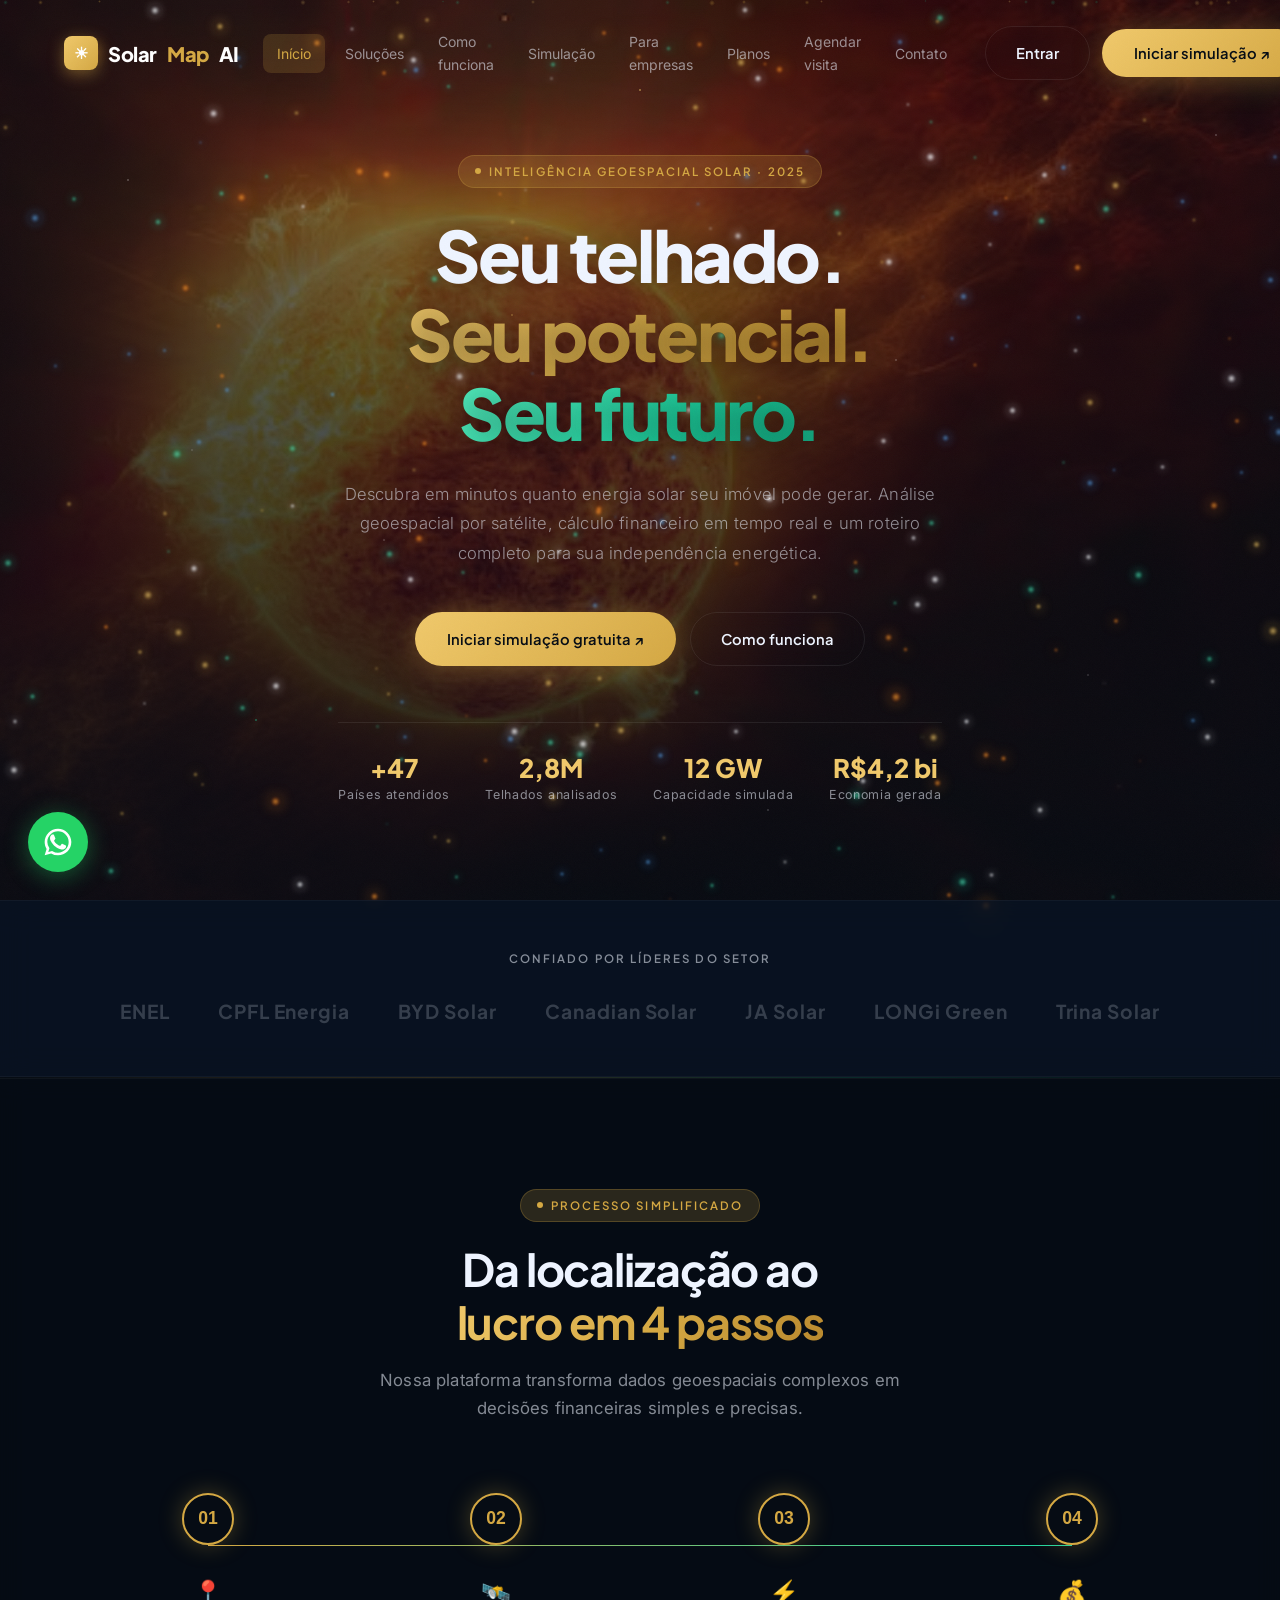
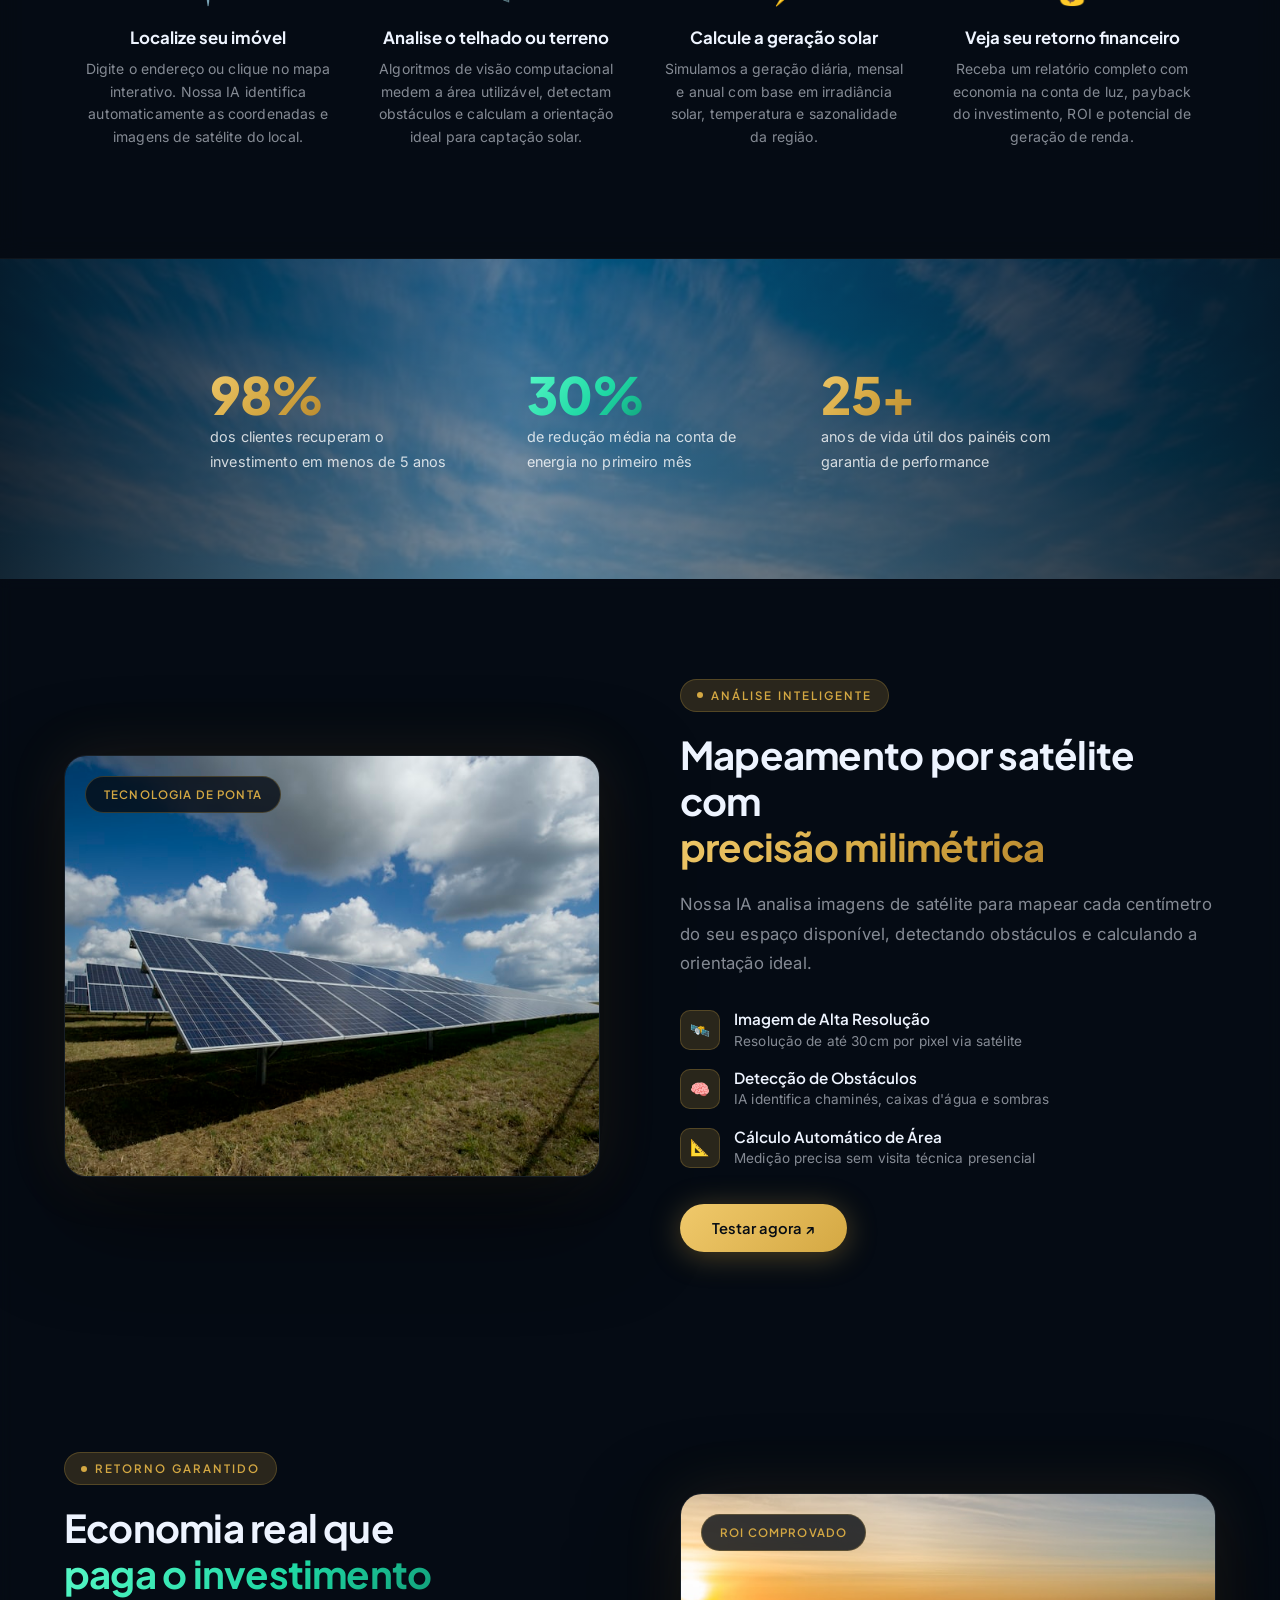
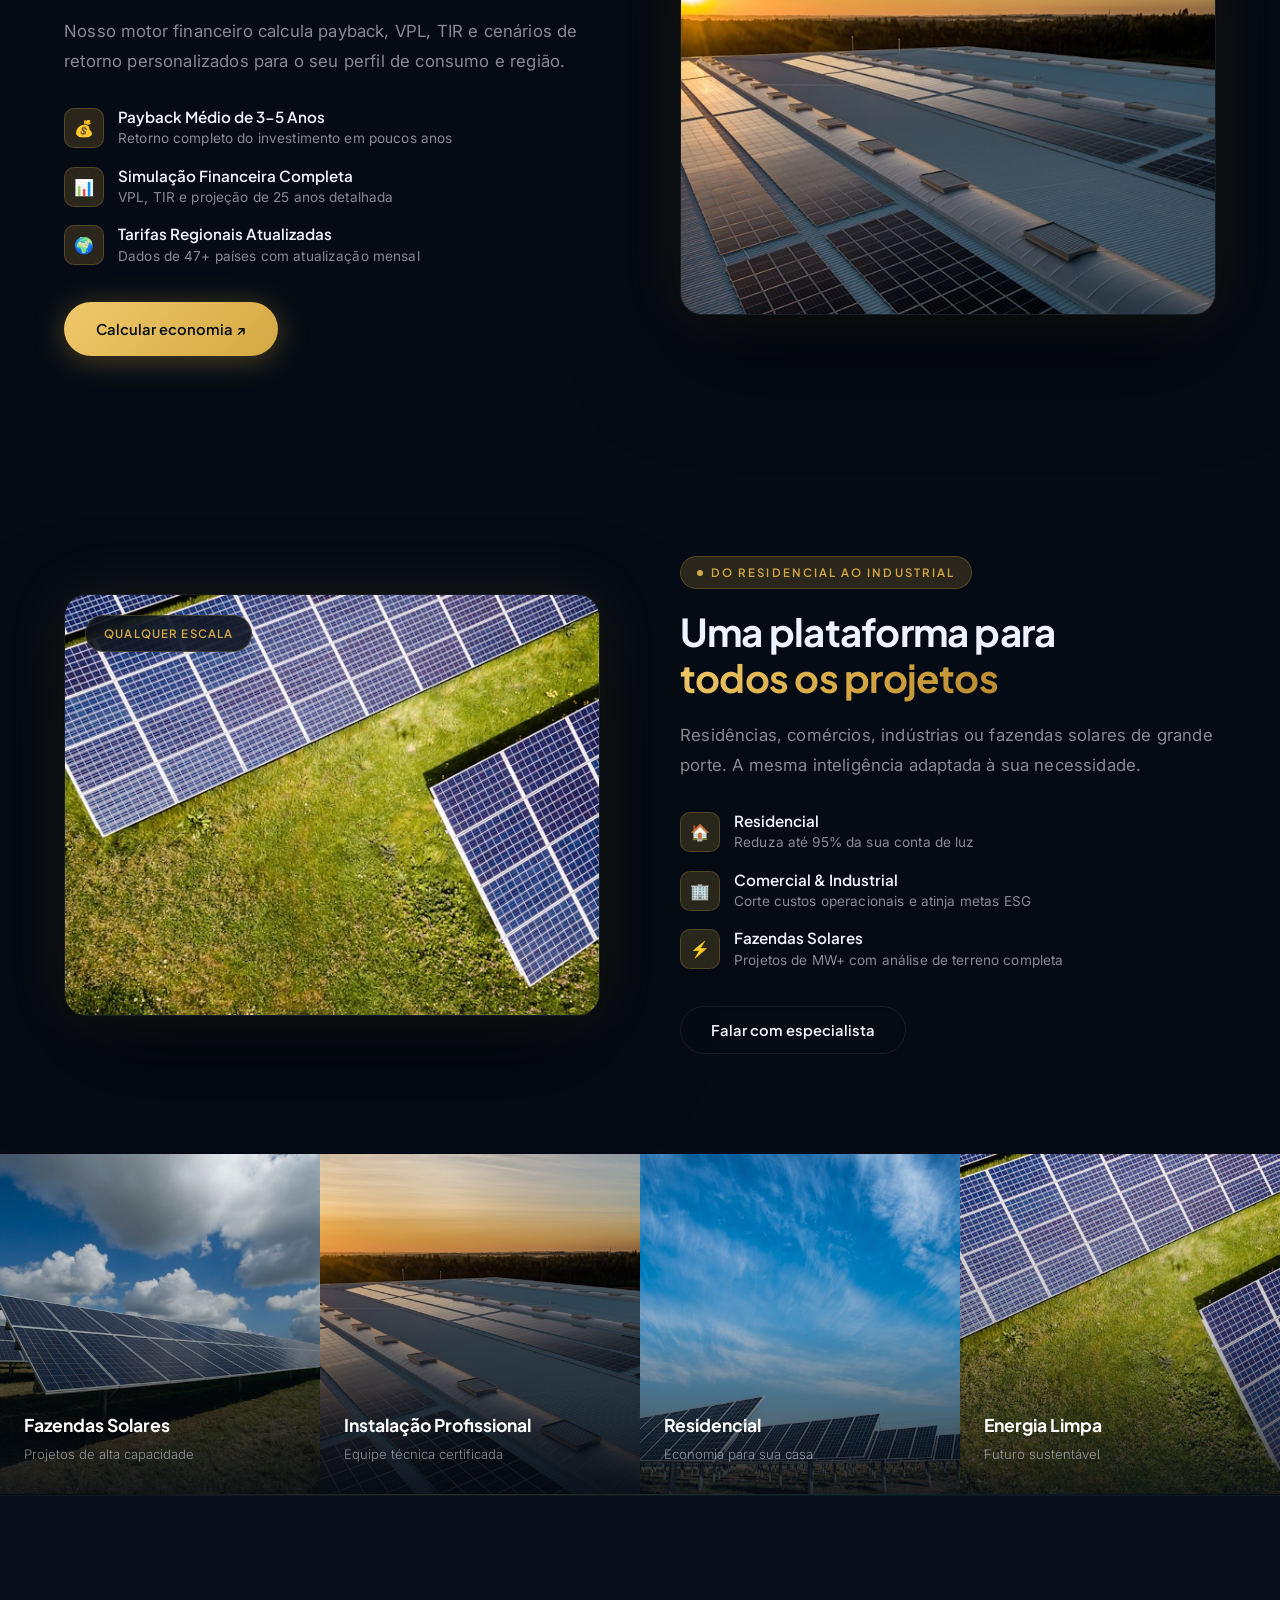
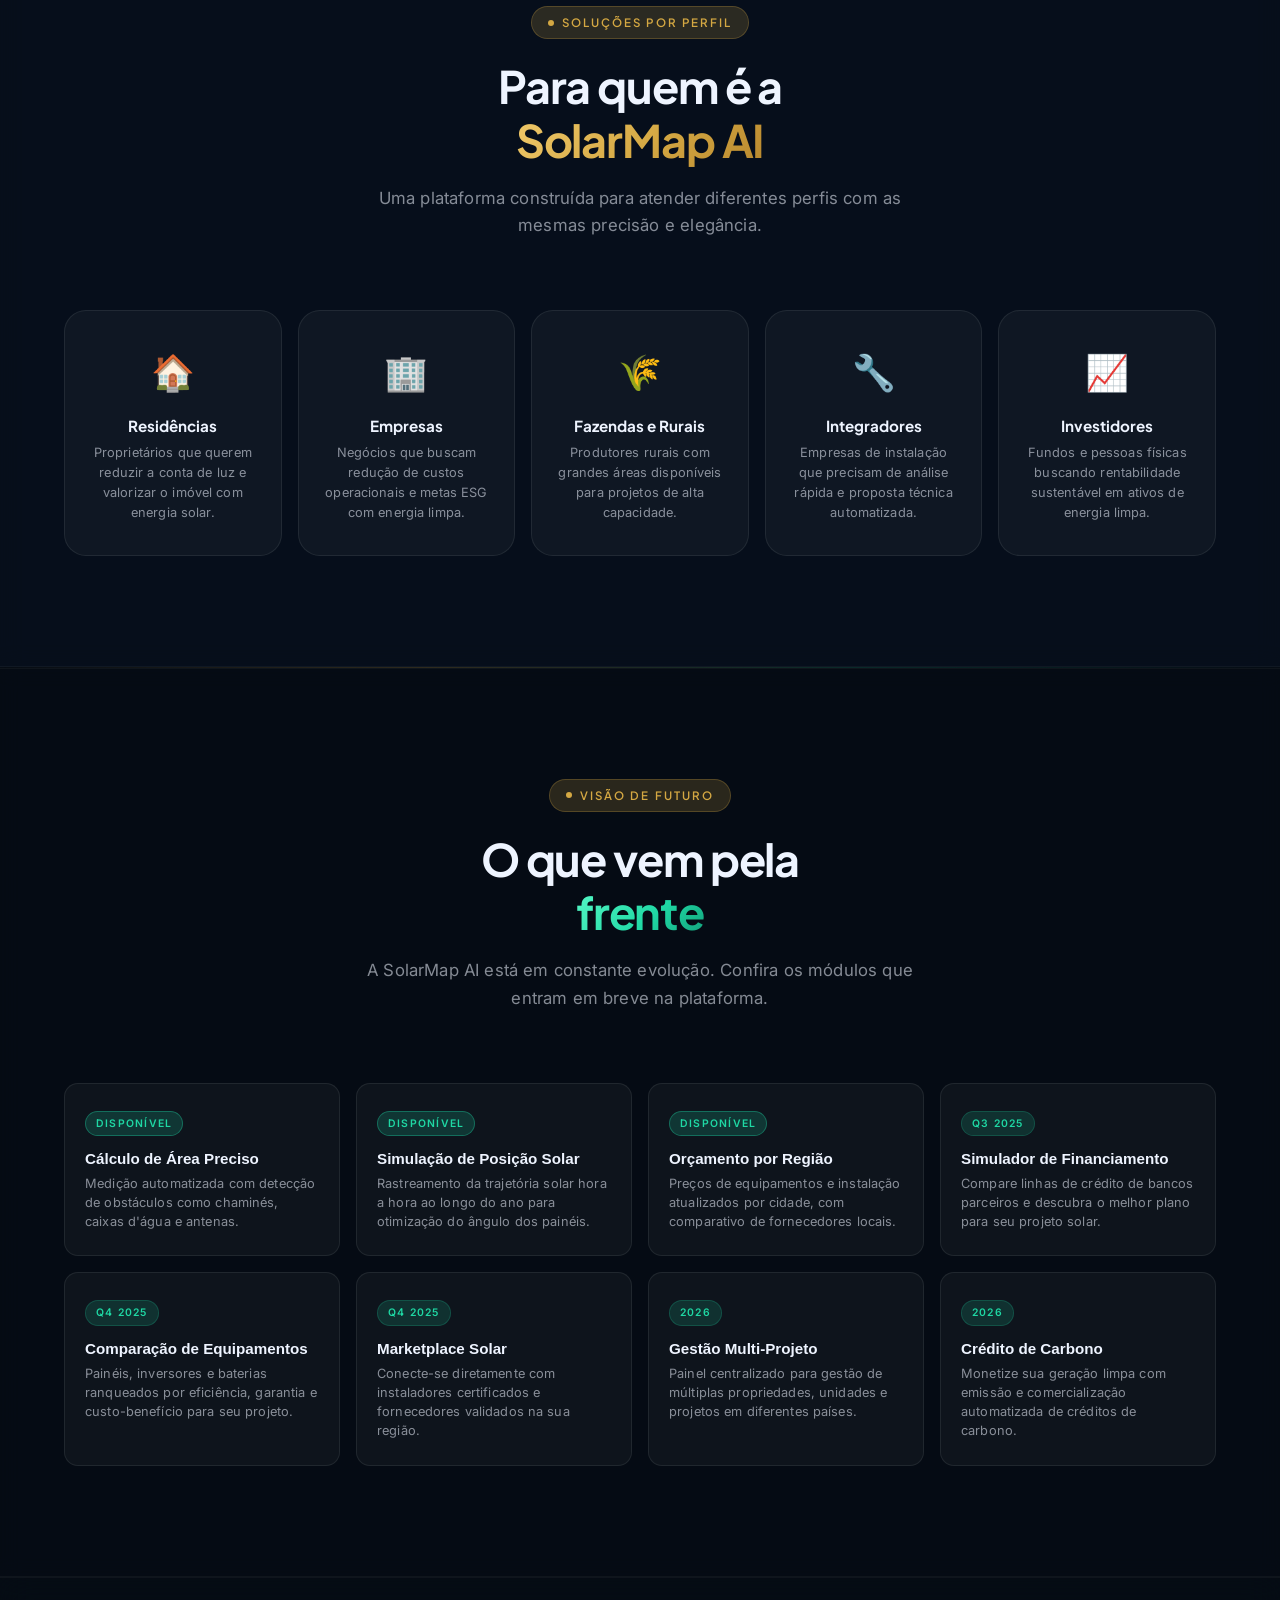
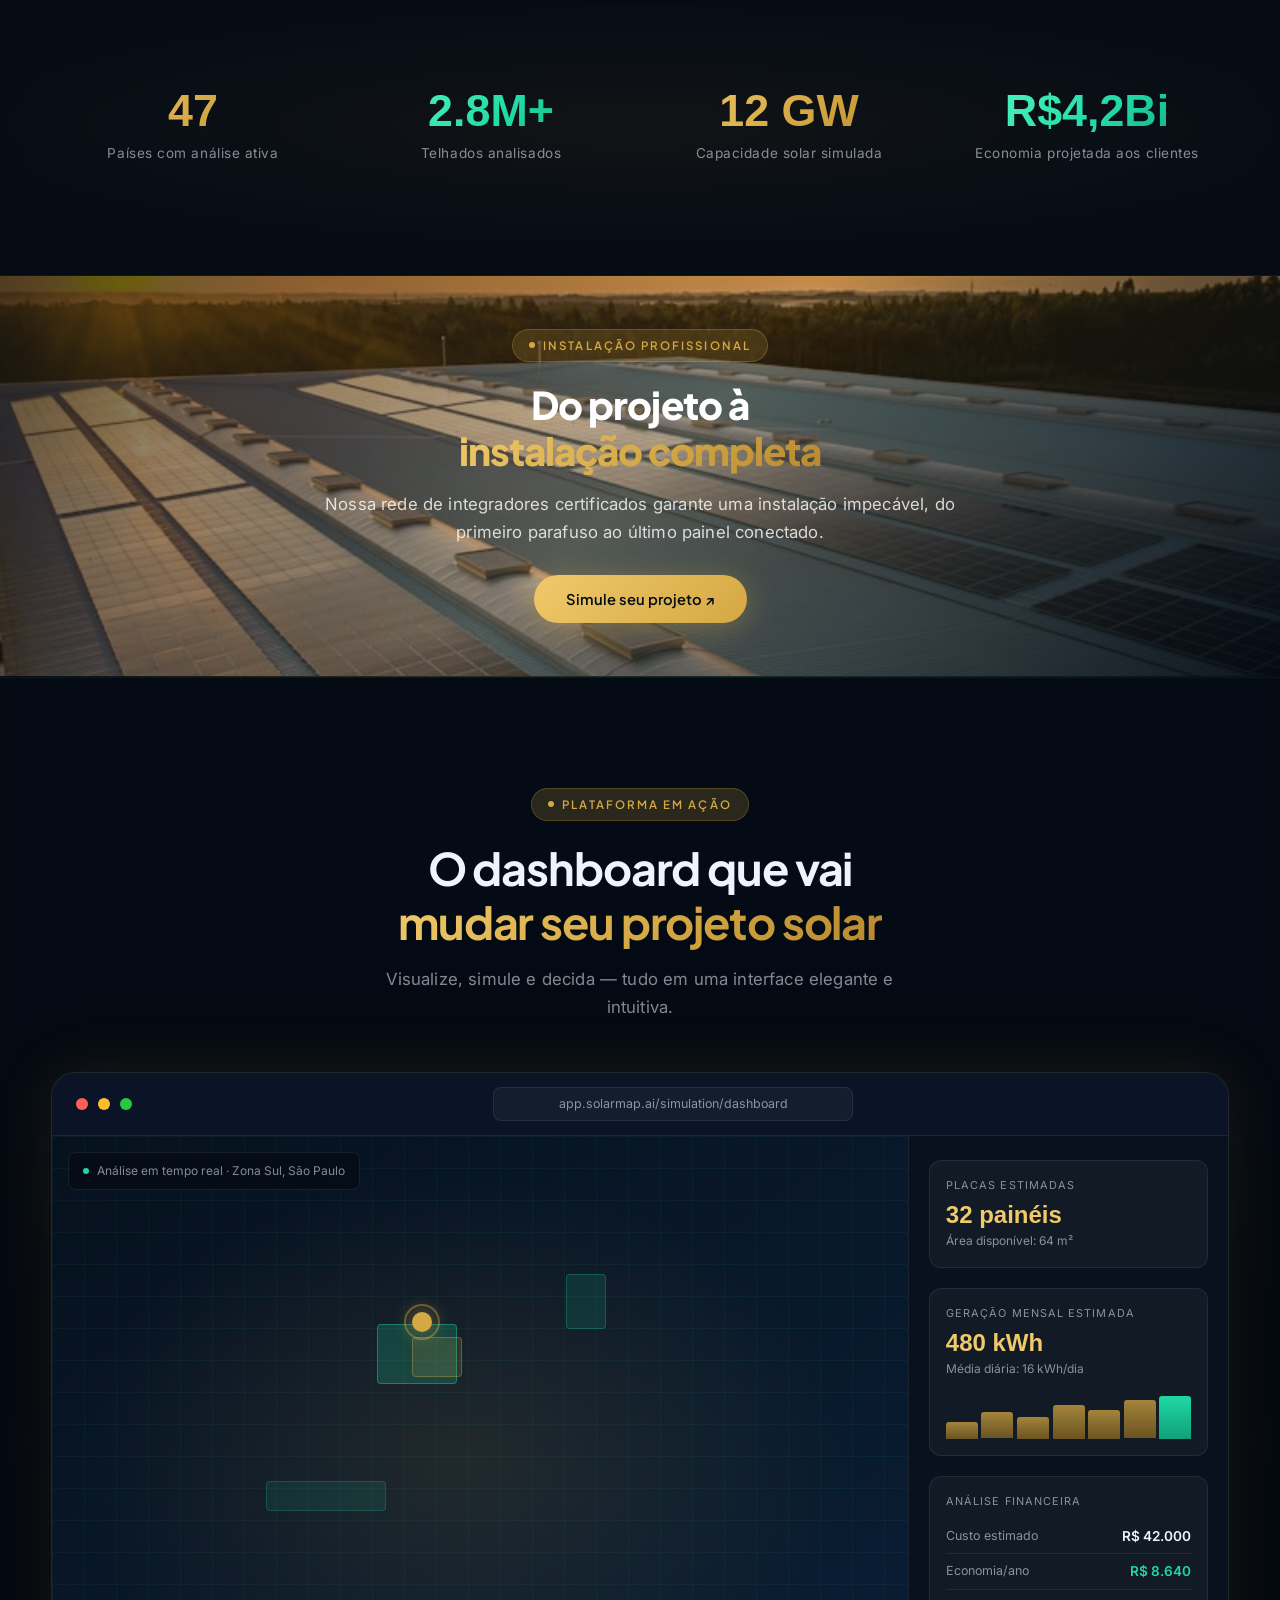
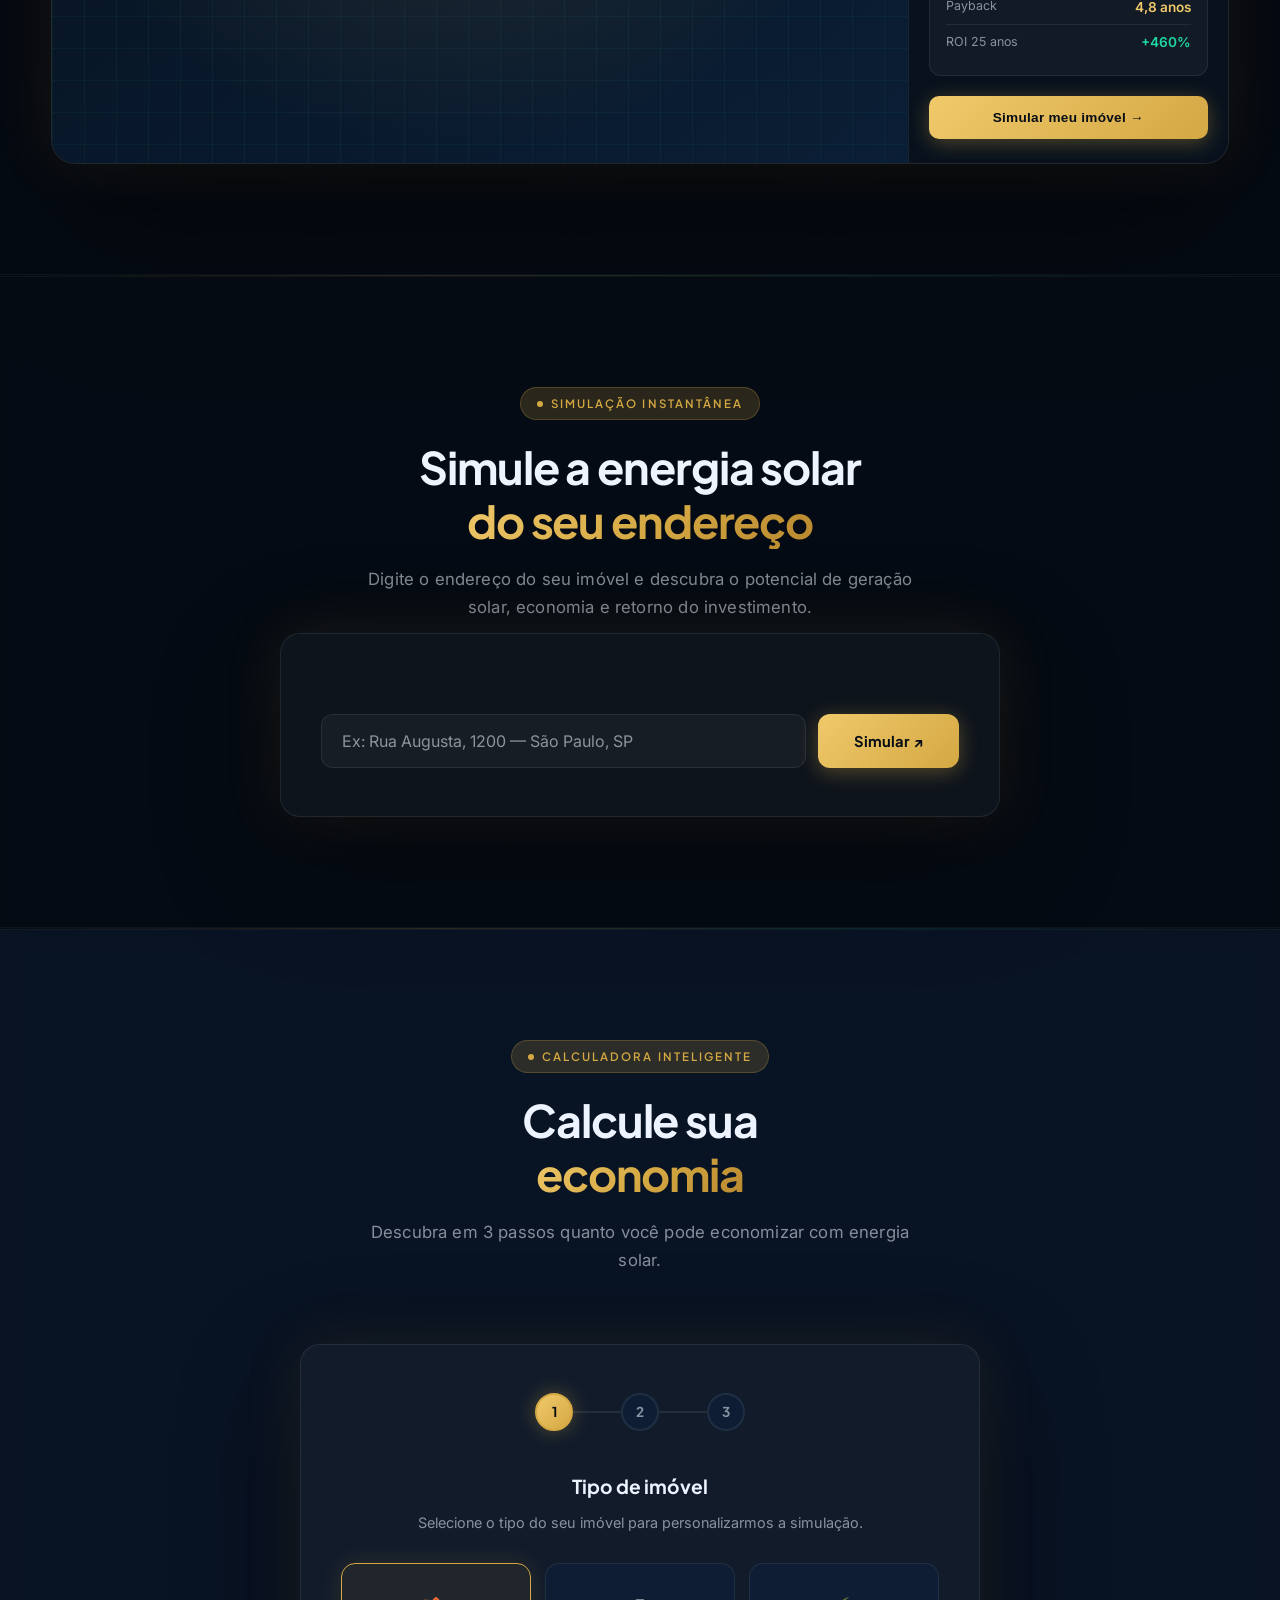
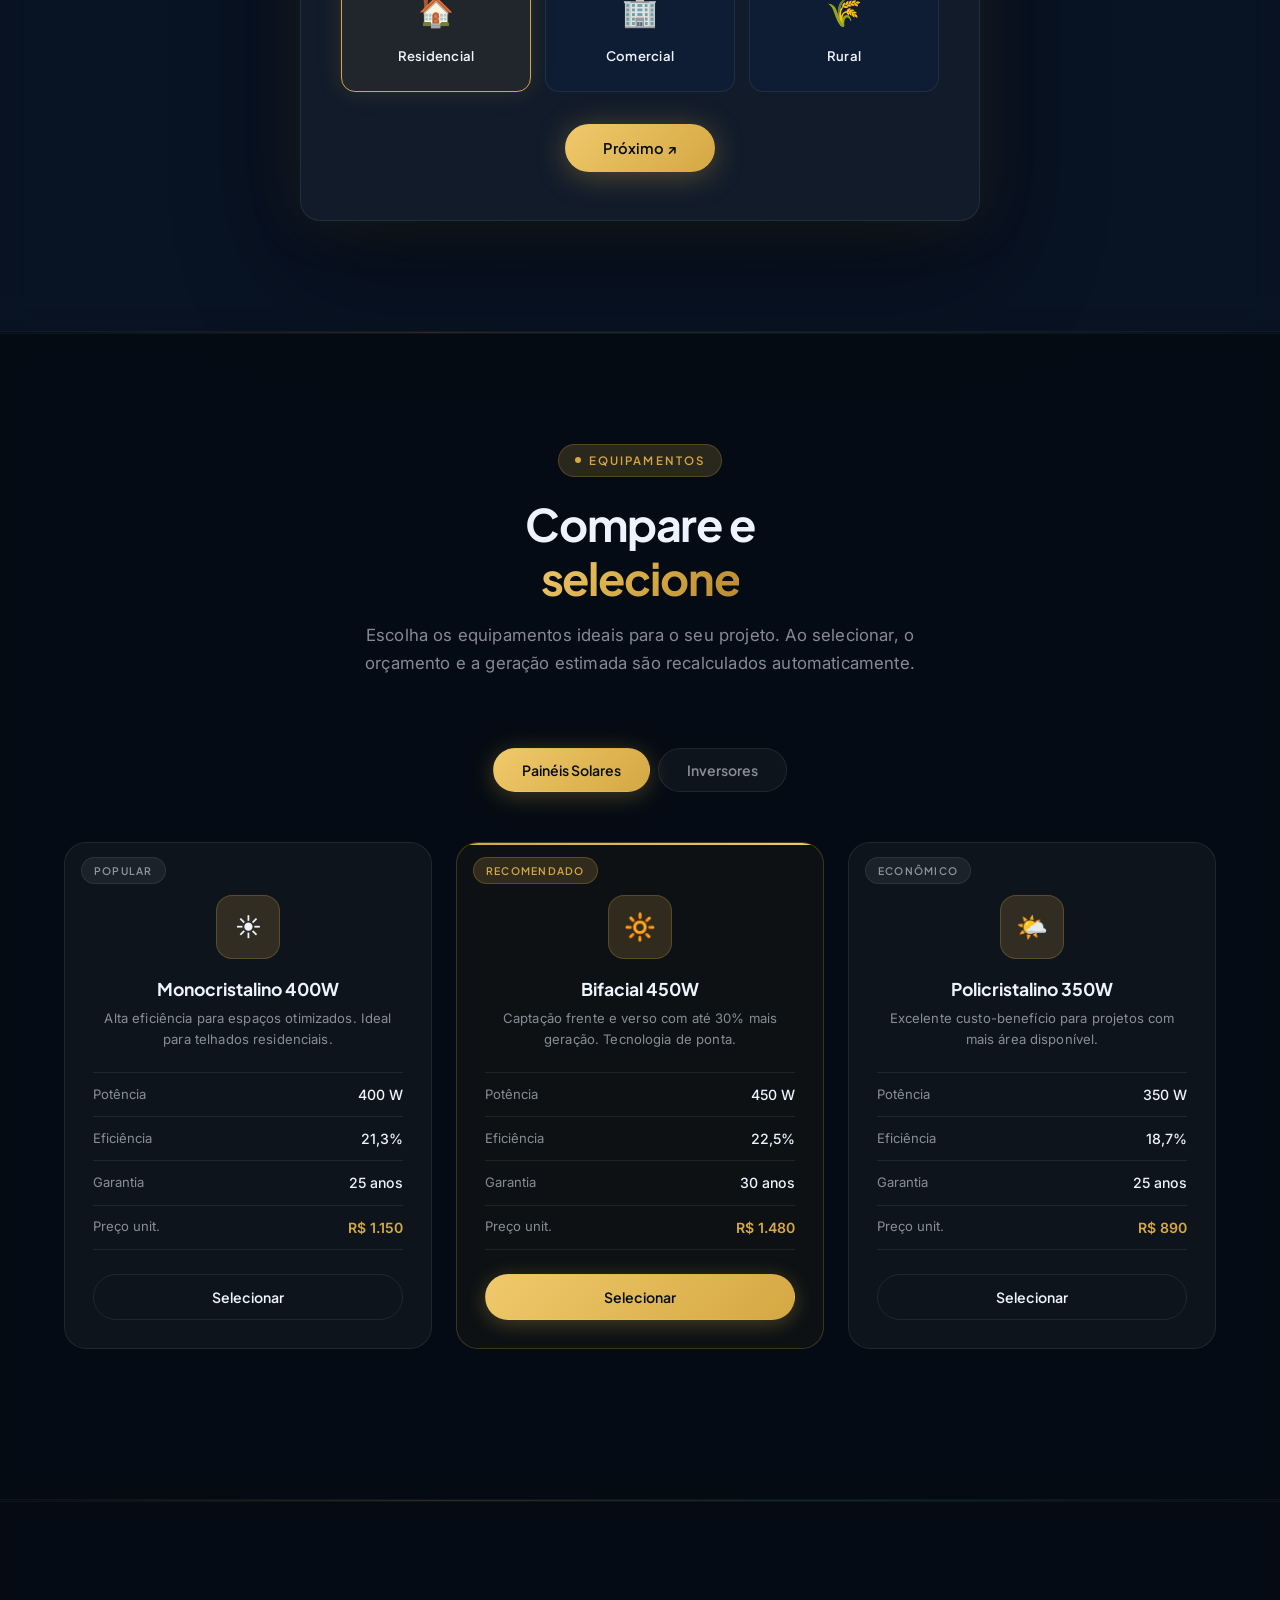
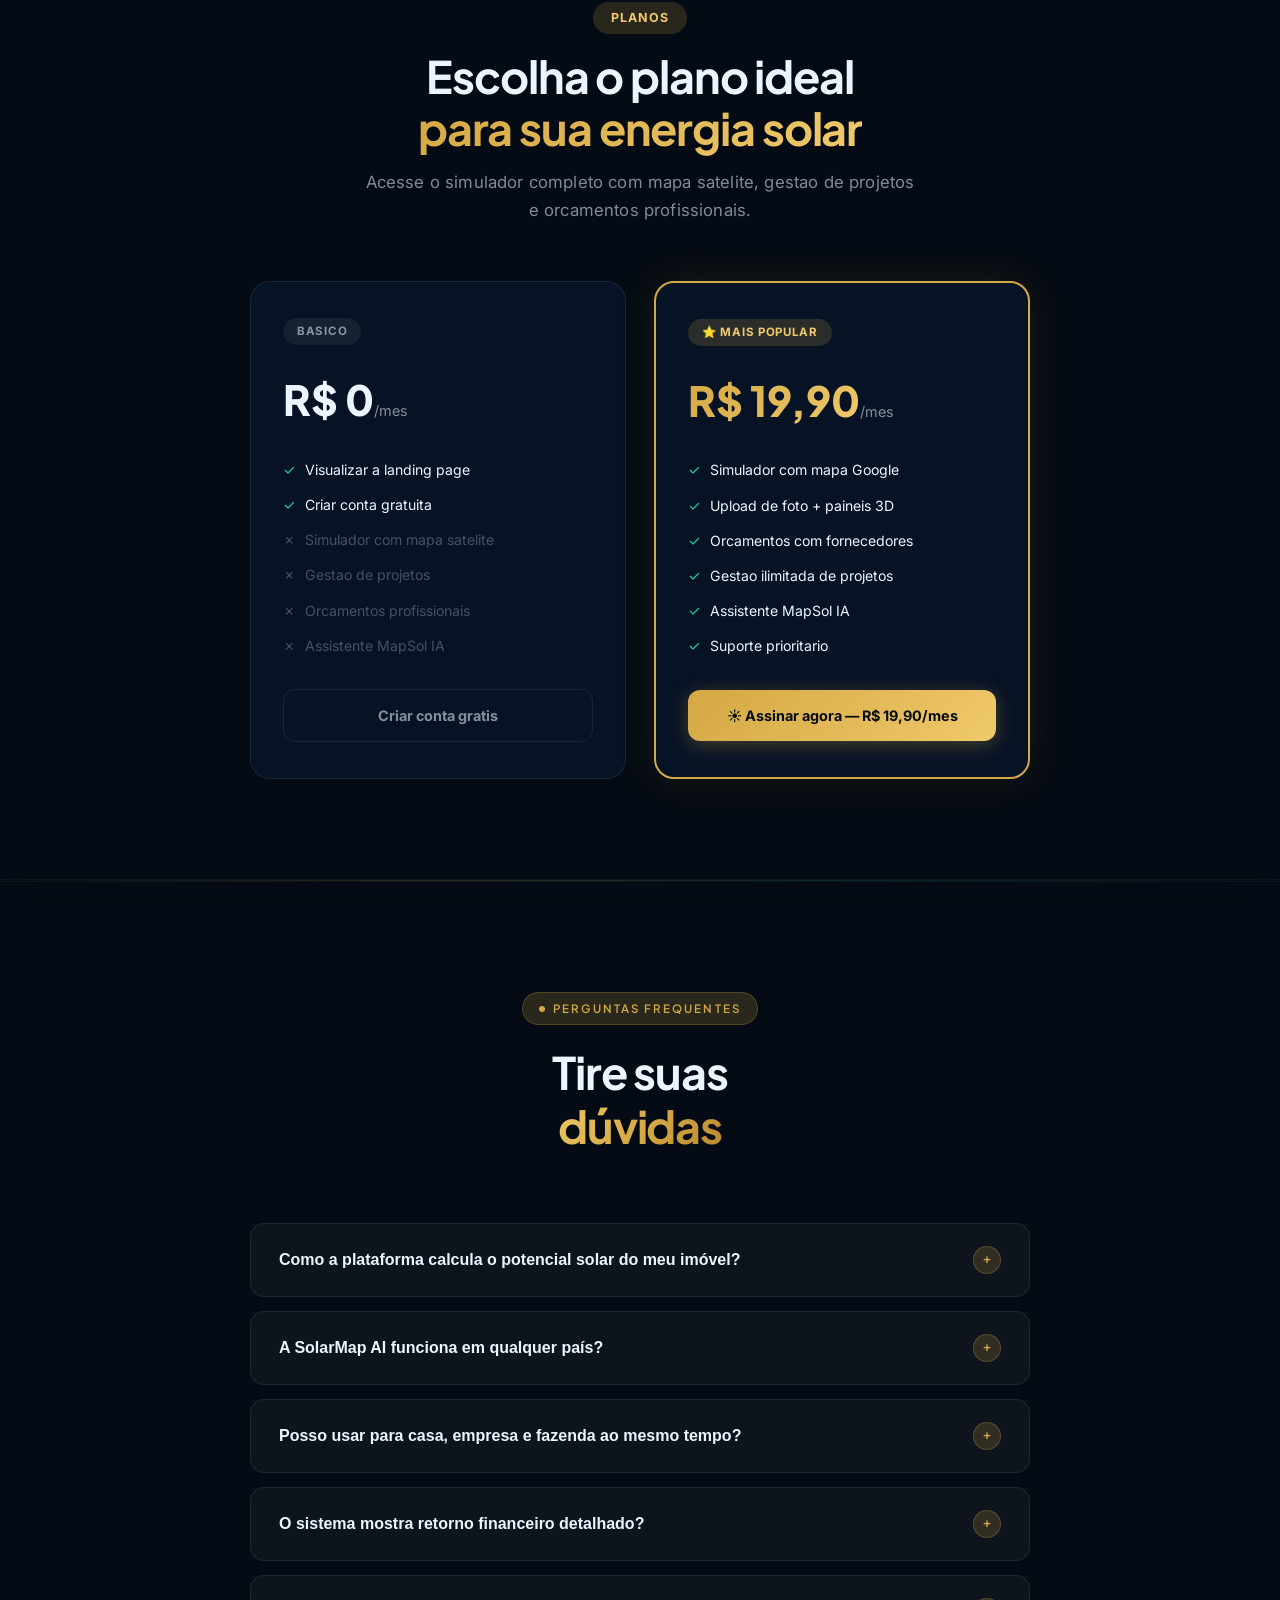
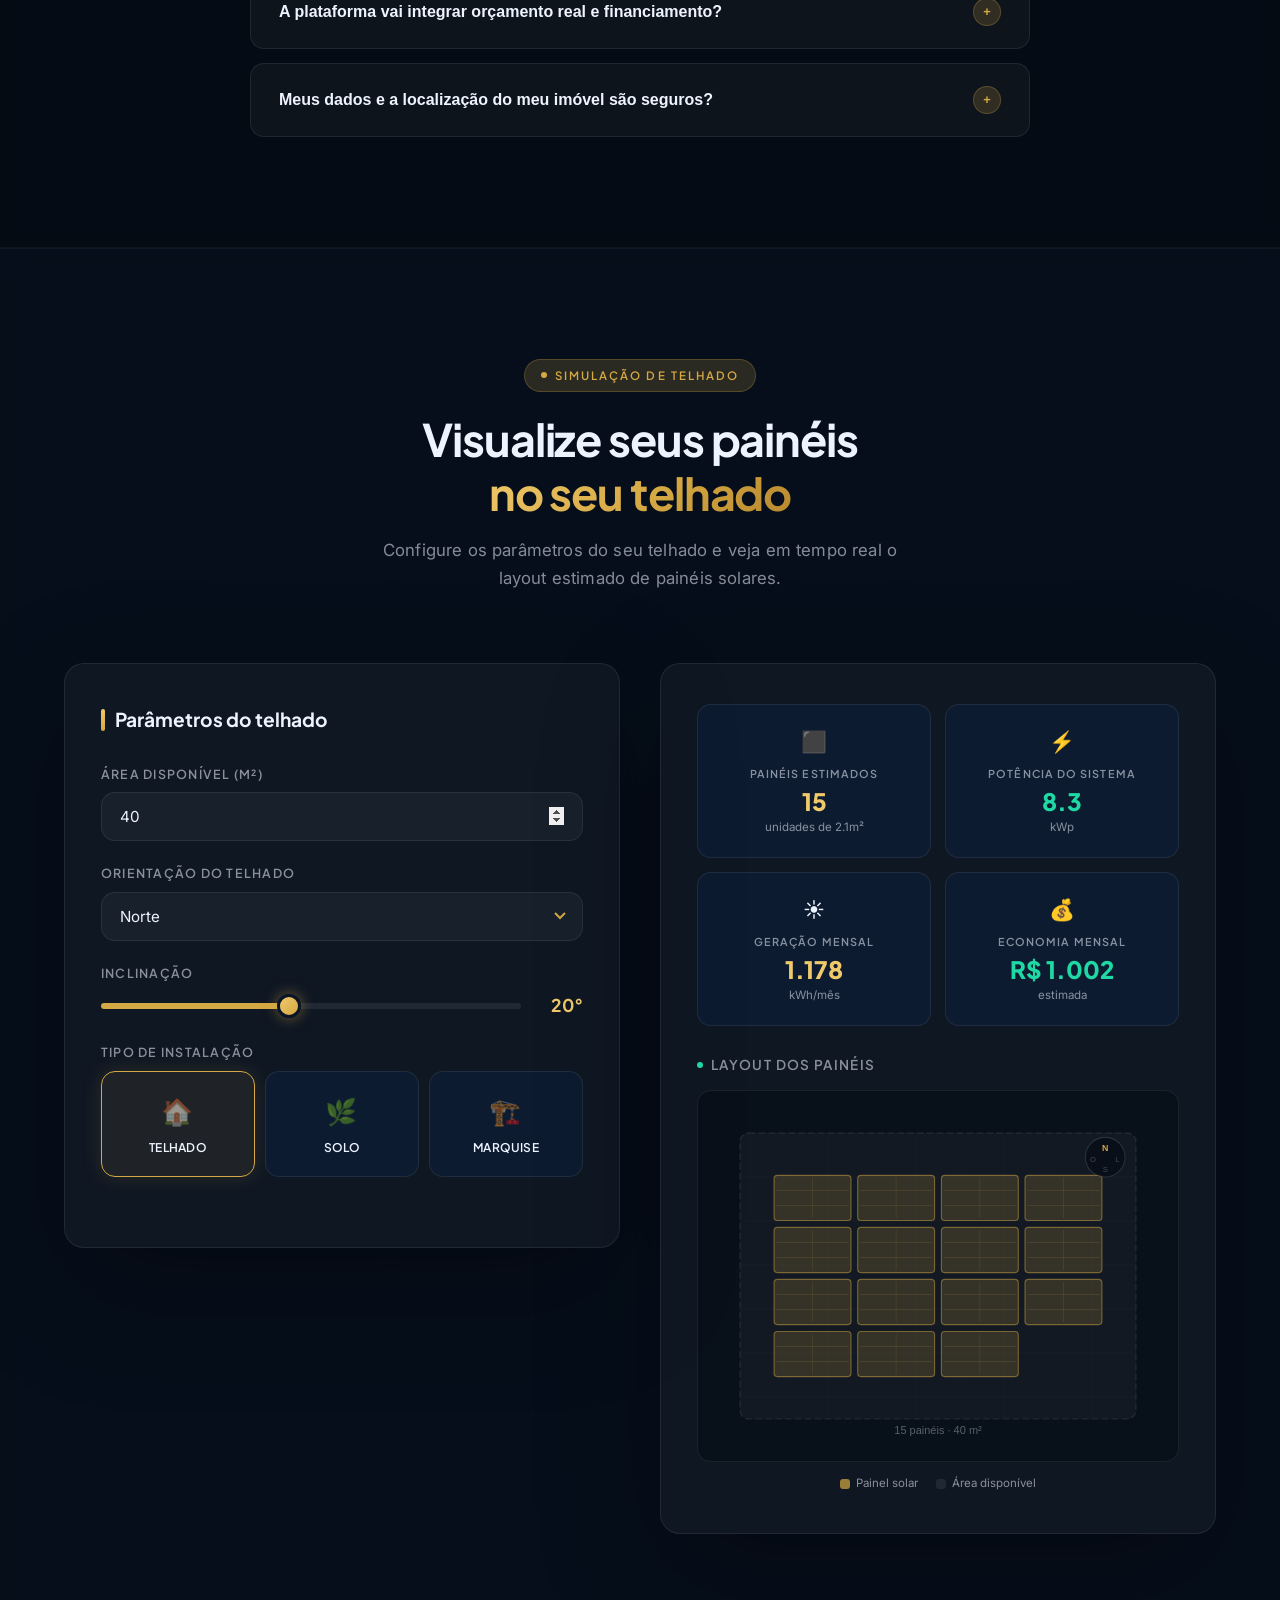
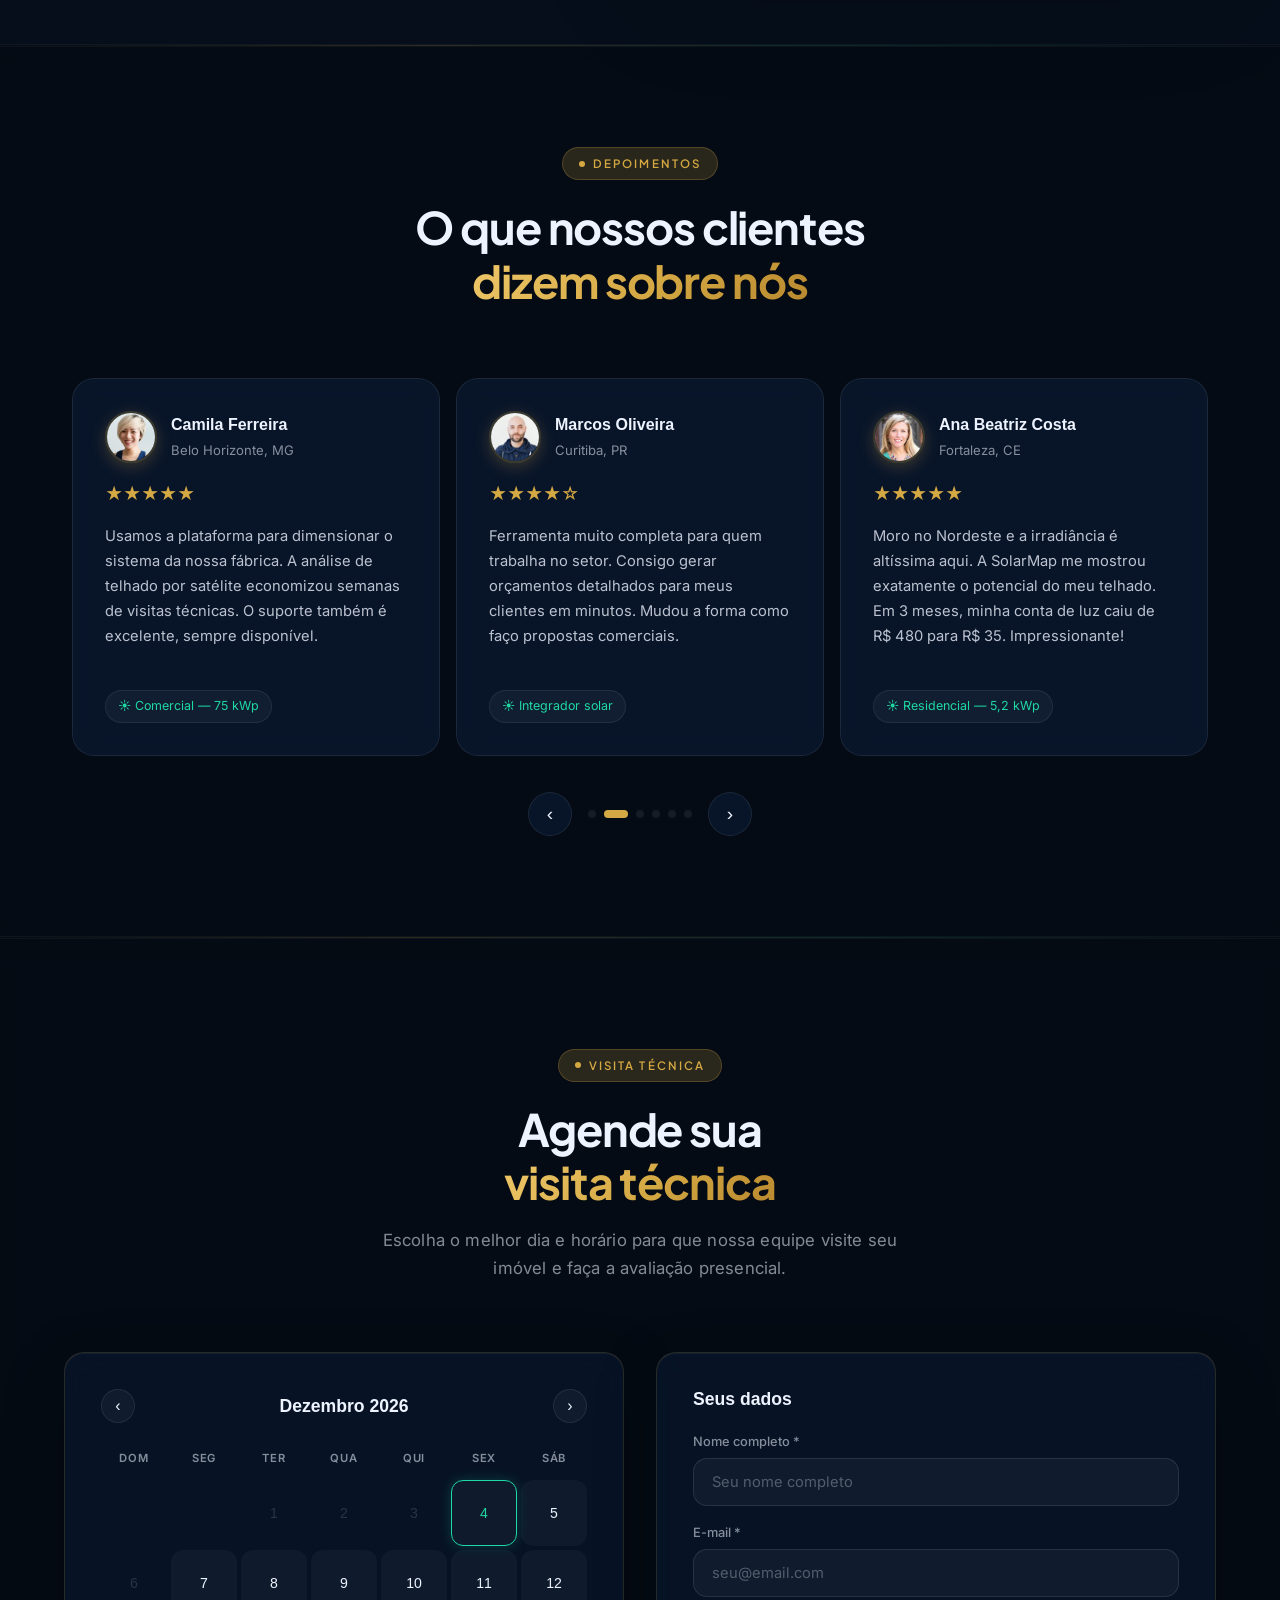
<file: index.html>
<!DOCTYPE html>
<html lang="pt-BR">
<head>
<meta charset="UTF-8">
<meta name="viewport" content="width=device-width, initial-scale=1.0">
<title>SolarMap AI — Inteligência Geoespacial Solar</title>
<link rel="preconnect" href="https://fonts.googleapis.com">
<link rel="preconnect" href="https://fonts.gstatic.com" crossorigin>
<link href="https://fonts.googleapis.com/css2?family=Inter:wght@400;500;600;700&family=Plus+Jakarta+Sans:wght@600;700;800&display=swap" rel="stylesheet">
<style>
/* ============================================================
   SOLARMAP AI — DESIGN SYSTEM
   Paleta: Midnight Navy · Solar Gold · Energy Green · Ice White
   Tipografia: Syne (display) + DM Sans (corpo)
   ============================================================ */

:root {
  --midnight:    #060C14;
  --deep-navy:   #0A1628;
  --navy:        #0D1F3C;
  --navy-mid:    #112240;
  --gold:        #D4A843;
  --gold-light:  #F0C96B;
  --gold-glow:   rgba(212,168,67,0.18);
  --green:       #1FD8A4;
  --green-dim:   #12A07A;
  --green-glow:  rgba(31,216,164,0.15);
  --ice:         #EEF4FF;
  --white:       #FFFFFF;
  --muted:       rgba(238,244,255,0.55);
  --border:      rgba(238,244,255,0.08);
  --border-gold: rgba(212,168,67,0.25);
  --glass:       rgba(13,31,60,0.55);
  --glass-light: rgba(238,244,255,0.04);
  --shadow-gold: 0 0 60px rgba(212,168,67,0.12);
  --shadow-green:0 0 60px rgba(31,216,164,0.10);
  --radius:      14px;
  --radius-lg:   22px;
  --transition:  0.35s cubic-bezier(0.22,1,0.36,1);
}

/* ══ PREMIUM PARTICLES ══ */
.particles-container {
  position: fixed; inset: 0; pointer-events: none; z-index: 1;
  overflow: hidden;
}
.particle {
  position: absolute; border-radius: 50%;
  background: radial-gradient(circle, rgba(212,168,67,0.4), transparent 70%);
  animation: particleFloat linear infinite;
}
@keyframes particleFloat {
  0% { transform: translateY(100vh) rotate(0deg); opacity: 0; }
  10% { opacity: 1; }
  90% { opacity: 1; }
  100% { transform: translateY(-100px) rotate(720deg); opacity: 0; }
}

/* ══ TRUST BAR ══ */
.trust-bar {
  padding: 48px 0; border-top: 1px solid var(--border); border-bottom: 1px solid var(--border);
  background: rgba(10,22,40,0.5);
}
.trust-bar-label {
  text-align: center; font-size: 0.72rem; font-weight: 600; letter-spacing: 0.18em;
  text-transform: uppercase; color: var(--muted); margin-bottom: 28px;
  font-family: 'Plus Jakarta Sans', sans-serif;
}
.trust-logos {
  display: flex; align-items: center; justify-content: center; gap: 48px; flex-wrap: wrap;
}
.trust-logo {
  font-family: 'Plus Jakarta Sans', sans-serif; font-weight: 700; font-size: 1.2rem;
  color: rgba(238,244,255,0.2); letter-spacing: 0.05em;
  transition: var(--transition); cursor: default;
}
.trust-logo:hover { color: rgba(238,244,255,0.45); }

/* ══ SPLIT SECTION (image + text side by side) ══ */
.split-section {
  display: grid; grid-template-columns: 1fr 1fr; gap: 80px; align-items: center;
  padding: 100px 0;
}
.split-section.reverse { direction: rtl; }
.split-section.reverse > * { direction: ltr; }
.split-img {
  border-radius: var(--radius-lg); overflow: hidden; position: relative;
  box-shadow: 0 40px 100px rgba(0,0,0,0.5), var(--shadow-gold);
  border: 1px solid var(--border);
}
.split-img img {
  width: 100%; height: 420px; object-fit: cover; display: block;
  transition: transform 0.6s cubic-bezier(0.22,1,0.36,1);
}
.split-img:hover img { transform: scale(1.03); }
.split-img-badge {
  position: absolute; top: 20px; left: 20px;
  background: rgba(6,12,20,0.8); backdrop-filter: blur(12px);
  border: 1px solid var(--border-gold); border-radius: 99px;
  padding: 8px 18px; font-family: 'Plus Jakarta Sans', sans-serif;
  font-size: 0.72rem; font-weight: 600; color: var(--gold);
  letter-spacing: 0.1em; text-transform: uppercase;
}
.split-content .tag { margin-bottom: 20px; }
.split-content h2 {
  font-size: clamp(1.8rem, 3vw, 2.6rem); margin-bottom: 20px;
  letter-spacing: -0.02em;
}
.split-content p {
  color: var(--muted); font-size: 1.05rem; line-height: 1.75; margin-bottom: 32px;
}
.split-features {
  display: flex; flex-direction: column; gap: 18px; margin-bottom: 36px;
}
.split-feature {
  display: flex; align-items: flex-start; gap: 14px;
}
.split-feature-icon {
  width: 40px; height: 40px; border-radius: 10px; flex-shrink: 0;
  background: var(--gold-glow); border: 1px solid var(--border-gold);
  display: flex; align-items: center; justify-content: center;
  font-size: 1rem;
}
.split-feature-text h4 {
  font-family: 'Plus Jakarta Sans', sans-serif; font-size: 0.95rem; font-weight: 600;
  color: var(--ice); margin-bottom: 2px;
}
.split-feature-text p {
  font-size: 0.85rem; color: var(--muted); margin-bottom: 0; line-height: 1.5;
}
@media (max-width: 1024px) {
  .split-section { grid-template-columns: 1fr; gap: 40px; }
  .split-section.reverse { direction: ltr; }
}

/* ══ ANIMATED NUMBER COUNTER ══ */
.counter-animate {
  display: inline-block;
  background: linear-gradient(135deg, var(--gold-light) 0%, var(--gold) 100%);
  -webkit-background-clip: text; -webkit-text-fill-color: transparent;
  background-clip: text;
}

*, *::before, *::after { box-sizing: border-box; margin: 0; padding: 0; }

html { scroll-behavior: smooth; }

body {
  font-family: 'Inter', sans-serif;
  background: var(--midnight);
  color: var(--ice);
  line-height: 1.65;
  overflow-x: hidden;
  -webkit-font-smoothing: antialiased;
}

/* ══ COSMIC UNIVERSE BACKGROUND ══ */
.cosmic-bg {
  position: fixed; inset: 0; z-index: -2;
  background: url('bg-sun-space.avif') center center / cover no-repeat;
}
.cosmic-bg::after {
  content: ''; position: absolute; inset: 0;
  background: radial-gradient(ellipse 120% 100% at 50% 0%, rgba(6,12,20,0.35) 0%, rgba(6,12,20,0.7) 50%, rgba(6,12,20,0.9) 100%);
}

/* ══ ENERGY ORBS ══ */
.energy-orbs {
  position: fixed; inset: 0; z-index: 0; pointer-events: none; overflow: visible;
}
.orb {
  position: absolute; border-radius: 50%;
  filter: blur(1px);
  animation: orbFloat linear infinite;
}
.orb--gold { background: radial-gradient(circle, rgba(240,201,107,0.8), rgba(212,168,67,0.3) 40%, transparent 70%); box-shadow: 0 0 12px rgba(212,168,67,0.4); }
.orb--green { background: radial-gradient(circle, rgba(90,250,200,0.7), rgba(31,216,164,0.3) 40%, transparent 70%); box-shadow: 0 0 10px rgba(31,216,164,0.3); }
.orb--white { background: radial-gradient(circle, rgba(255,255,255,0.9), rgba(238,244,255,0.3) 40%, transparent 70%); box-shadow: 0 0 8px rgba(255,255,255,0.3); }
.orb--orange { background: radial-gradient(circle, rgba(255,160,50,0.8), rgba(255,120,20,0.3) 40%, transparent 70%); box-shadow: 0 0 14px rgba(255,140,30,0.4); }
.orb--blue { background: radial-gradient(circle, rgba(100,180,255,0.7), rgba(59,158,255,0.2) 40%, transparent 70%); box-shadow: 0 0 10px rgba(59,158,255,0.3); }

@keyframes orbFloat {
  0% { transform: translate(0, 0) scale(1); opacity: 0; }
  5% { opacity: 1; }
  25% { transform: translate(var(--dx), var(--dy)) scale(var(--scale-mid)); }
  50% { transform: translate(var(--dx2), var(--dy2)) scale(1.2); opacity: 0.9; }
  75% { transform: translate(var(--dx), calc(var(--dy) * -1)) scale(var(--scale-mid)); }
  95% { opacity: 1; }
  100% { transform: translate(0, 0) scale(1); opacity: 0; }
}
@keyframes orbDrift {
  0% { transform: translateY(100vh) translateX(0) scale(0.5); opacity: 0; }
  5% { opacity: 0.9; }
  50% { transform: translateY(40vh) translateX(var(--drift-x)) scale(1.3); opacity: 1; }
  95% { opacity: 0.7; }
  100% { transform: translateY(-120px) translateX(calc(var(--drift-x) * -0.5)) scale(0.8); opacity: 0; }
}
@keyframes orbPulse {
  0%, 100% { transform: scale(1) translate(0,0); opacity: 0.5; }
  25% { transform: scale(1.8) translate(10px, -15px); opacity: 1; }
  50% { transform: scale(0.8) translate(-8px, 12px); opacity: 0.7; }
  75% { transform: scale(1.5) translate(15px, 8px); opacity: 0.9; }
}
@keyframes orbZigzag {
  0% { transform: translate(0, 0); opacity: 0; }
  10% { opacity: 1; }
  20% { transform: translate(80px, -40px); }
  40% { transform: translate(-60px, -100px); }
  60% { transform: translate(100px, -180px); }
  80% { transform: translate(-40px, -260px); }
  90% { opacity: 1; }
  100% { transform: translate(60px, -350px); opacity: 0; }
}
@keyframes orbOrbit {
  0% { transform: rotate(0deg) translateX(var(--orbit-r)) rotate(0deg) scale(1); opacity: 0.7; }
  50% { transform: rotate(180deg) translateX(var(--orbit-r)) rotate(-180deg) scale(1.4); opacity: 1; }
  100% { transform: rotate(360deg) translateX(var(--orbit-r)) rotate(-360deg) scale(1); opacity: 0.7; }
}
/* Stars layer */
.cosmic-stars {
  position: fixed; inset: 0; z-index: -1; pointer-events: none;
  background-image:
    radial-gradient(1px 1px at 10% 20%, rgba(255,255,255,0.7), transparent),
    radial-gradient(1px 1px at 30% 60%, rgba(255,255,255,0.5), transparent),
    radial-gradient(1.5px 1.5px at 50% 10%, rgba(240,201,107,0.8), transparent),
    radial-gradient(1px 1px at 70% 40%, rgba(255,255,255,0.6), transparent),
    radial-gradient(1px 1px at 85% 75%, rgba(255,255,255,0.4), transparent),
    radial-gradient(1.5px 1.5px at 20% 80%, rgba(31,216,164,0.6), transparent),
    radial-gradient(1px 1px at 60% 90%, rgba(255,255,255,0.5), transparent),
    radial-gradient(1px 1px at 95% 15%, rgba(255,255,255,0.6), transparent),
    radial-gradient(1.5px 1.5px at 40% 35%, rgba(240,201,107,0.5), transparent),
    radial-gradient(1px 1px at 15% 50%, rgba(255,255,255,0.4), transparent);
  animation: starsTwinkle 6s ease-in-out infinite alternate;
}
@keyframes starsTwinkle {
  0% { opacity: 0.6; }
  50% { opacity: 1; }
  100% { opacity: 0.7; }
}

/* Make all sections float above the cosmic background */
#header { background: transparent; }
#header.scrolled {
  background: rgba(6,12,20,0.7) !important;
  backdrop-filter: blur(24px) !important;
  border-bottom: 1px solid rgba(212,168,67,0.15) !important;
}

section, footer, .trust-bar, .img-banner, #showcase {
  position: relative; z-index: 2;
  background: rgba(6,12,20,0.65);
  backdrop-filter: blur(8px);
  border-top: 1px solid rgba(238,244,255,0.04);
  border-bottom: 1px solid rgba(238,244,255,0.04);
}

#hero {
  background: transparent !important;
  backdrop-filter: none !important;
  border: none !important;
}

.trust-bar {
  background: rgba(10,22,40,0.6) !important;
  backdrop-filter: blur(16px) !important;
}

#how { background: rgba(6,12,20,0.7) !important; backdrop-filter: blur(12px) !important; }
#benefits { background: rgba(6,12,20,0.55) !important; backdrop-filter: blur(6px) !important; border: none !important; }
#forwho { background: rgba(8,17,30,0.7) !important; backdrop-filter: blur(12px) !important; }
#numbers { background: rgba(6,12,20,0.75) !important; backdrop-filter: blur(16px) !important; }
#mockup { background: rgba(6,12,20,0.7) !important; backdrop-filter: blur(10px) !important; }
#calc-economia { background: rgba(10,22,40,0.75) !important; backdrop-filter: blur(14px) !important; }
#sim-endereco { background: rgba(6,12,20,0.7) !important; backdrop-filter: blur(10px) !important; }
#equipamentos { background: rgba(6,12,20,0.7) !important; backdrop-filter: blur(12px) !important; }
#faq { background: rgba(6,12,20,0.7) !important; backdrop-filter: blur(10px) !important; }
#roof-sim { background: rgba(8,17,30,0.7) !important; backdrop-filter: blur(12px) !important; }
#testimonials { background: rgba(6,12,20,0.65) !important; backdrop-filter: blur(10px) !important; }
#agendar-visita { background: rgba(6,12,20,0.7) !important; backdrop-filter: blur(12px) !important; }
#integracoes { background: rgba(6,12,20,0.7) !important; backdrop-filter: blur(10px) !important; }
#roadmap { background: rgba(6,12,20,0.7) !important; backdrop-filter: blur(10px) !important; }
#showcase { background: transparent !important; backdrop-filter: none !important; border: none !important; }

#cta-final {
  background: url('solar-sunset.jpg') center/cover no-repeat !important;
  backdrop-filter: none !important;
}

footer {
  background: rgba(6,12,20,0.88) !important;
  backdrop-filter: blur(20px) !important;
}

.img-banner {
  background: transparent !important;
  backdrop-filter: none !important;
  border: none !important;
}

/* Glow ring around the sun bleeding through */
.cosmic-glow {
  position: fixed; z-index: -1; pointer-events: none;
  width: 800px; height: 800px; border-radius: 50%;
  top: -200px; left: 50%; transform: translateX(-50%);
  background: radial-gradient(circle, rgba(212,168,67,0.15) 0%, rgba(212,168,67,0.05) 40%, transparent 70%);
  animation: cosmicPulse 8s ease-in-out infinite;
}
@keyframes cosmicPulse {
  0%, 100% { transform: translateX(-50%) scale(1); opacity: 0.6; }
  50% { transform: translateX(-50%) scale(1.15); opacity: 1; }
}

.divider {
  background: linear-gradient(90deg, transparent, rgba(212,168,67,0.2), rgba(31,216,164,0.15), transparent) !important;
  position: relative; z-index: 2;
}

/* ── Scrollbar ── */
::-webkit-scrollbar { width: 5px; }
::-webkit-scrollbar-track { background: var(--midnight); }
::-webkit-scrollbar-thumb { background: var(--gold); border-radius: 99px; }

/* ── Typography ── */
h1,h2,h3,h4,h5 { font-family: 'Plus Jakarta Sans', sans-serif; font-weight: 700; line-height: 1.2; font-style: normal; }
h1 { font-size: clamp(2.6rem, 5.5vw, 4.5rem); letter-spacing: -0.03em; }
h2 { font-size: clamp(1.9rem, 3.5vw, 2.8rem); letter-spacing: -0.025em; }
h3 { font-size: clamp(1.15rem, 1.8vw, 1.5rem); }
p  { font-size: clamp(0.95rem, 1.1vw, 1.05rem); letter-spacing: 0.01em; }

/* ── Utilities ── */
.container { width: 90%; max-width: 1200px; margin: 0 auto; }
.container-wide { width: 92%; max-width: 1440px; margin: 0 auto; }

.tag {
  display: inline-flex; align-items: center; gap: 8px;
  font-family: 'Plus Jakarta Sans', sans-serif; font-size: 0.72rem; font-weight: 600;
  letter-spacing: 0.18em; text-transform: uppercase;
  color: var(--gold); background: var(--gold-glow);
  border: 1px solid var(--border-gold); border-radius: 99px;
  padding: 6px 16px;
}
.tag::before { content:''; width:6px; height:6px; border-radius:50%; background:var(--gold); flex-shrink:0; }

.btn-primary {
  display: inline-flex; align-items: center; gap: 10px;
  font-family: 'Plus Jakarta Sans', sans-serif; font-size: 0.92rem; font-weight: 600;
  color: var(--midnight); background: linear-gradient(135deg, var(--gold-light), var(--gold));
  border: none; border-radius: 99px; padding: 15px 32px; cursor: pointer;
  transition: var(--transition); text-decoration: none; white-space: nowrap;
  box-shadow: 0 4px 30px rgba(212,168,67,0.35);
  position: relative; overflow: hidden;
}
.btn-primary::after {
  content:''; position:absolute; inset:0;
  background: linear-gradient(135deg, rgba(255,255,255,0.18), transparent);
  opacity:0; transition: var(--transition);
}
.btn-primary:hover { transform: translateY(-2px); box-shadow: 0 8px 40px rgba(212,168,67,0.5); }
.btn-primary:hover::after { opacity:1; }

.btn-ghost {
  display: inline-flex; align-items: center; gap: 10px;
  font-family: 'Plus Jakarta Sans', sans-serif; font-size: 0.92rem; font-weight: 600;
  color: var(--ice); background: transparent;
  border: 1px solid var(--border); border-radius: 99px; padding: 14px 30px; cursor: pointer;
  transition: var(--transition); text-decoration: none; white-space: nowrap;
  backdrop-filter: blur(8px);
}
.btn-ghost:hover { border-color: rgba(238,244,255,0.3); background: rgba(238,244,255,0.06); transform: translateY(-1px); }

/* ── Gradient headings ── */
.grad-gold  { background: linear-gradient(135deg, var(--gold-light) 0%, var(--gold) 55%, #B8882E 100%); -webkit-background-clip:text; -webkit-text-fill-color:transparent; background-clip:text; }
.grad-green { background: linear-gradient(135deg, #5AFAC8 0%, var(--green) 60%, var(--green-dim) 100%); -webkit-background-clip:text; -webkit-text-fill-color:transparent; background-clip:text; }

/* ── Contact Modal ── */
.contact-modal {
  position: fixed; inset: 0; z-index: 10000;
  display: flex; align-items: center; justify-content: center;
  opacity: 0; visibility: hidden; transition: opacity 0.3s, visibility 0.3s;
}
.contact-modal.open { opacity: 1; visibility: visible; }
.contact-modal-backdrop {
  position: absolute; inset: 0; background: rgba(6,12,20,0.85); backdrop-filter: blur(6px);
}
.contact-modal-content {
  position: relative; background: var(--deep-navy); border: 1px solid var(--border);
  border-radius: 20px; padding: 40px; max-width: 540px; width: 92%;
  max-height: 90vh; overflow-y: auto;
  transform: translateY(20px); transition: transform 0.3s;
  box-shadow: 0 24px 80px rgba(0,0,0,0.6);
}
.contact-modal.open .contact-modal-content { transform: translateY(0); }
.contact-modal-close {
  position: absolute; top: 16px; right: 16px; background: none; border: none;
  color: var(--muted); font-size: 1.8rem; cursor: pointer; line-height: 1;
  transition: color 0.2s;
}
.contact-modal-close:hover { color: var(--ice); }
.contact-modal-title {
  font-family: 'Plus Jakarta Sans', sans-serif; font-size: 1.5rem; font-weight: 700;
  color: var(--ice); margin: 0 0 8px;
}
.contact-modal-desc {
  font-family: 'Inter', sans-serif; font-size: 0.9rem; color: var(--muted);
  margin: 0 0 24px; line-height: 1.5;
}
.contact-form { display: flex; flex-direction: column; gap: 16px; }
.form-row { display: grid; grid-template-columns: 1fr 1fr; gap: 16px; }
.form-group { display: flex; flex-direction: column; gap: 6px; }
.form-group label {
  font-family: 'Inter', sans-serif; font-size: 0.82rem; font-weight: 500;
  color: var(--ice); letter-spacing: 0.02em;
}
.form-group input,
.form-group select,
.form-group textarea {
  font-family: 'Inter', sans-serif; font-size: 0.9rem; color: var(--ice);
  background: rgba(238,244,255,0.04); border: 1px solid var(--border);
  border-radius: 10px; padding: 12px 14px; outline: none;
  transition: border-color 0.2s, box-shadow 0.2s;
}
.form-group input::placeholder,
.form-group textarea::placeholder { color: rgba(238,244,255,0.3); }
.form-group select { appearance: none; cursor: pointer;
  background-image: url("data:image/svg+xml,%3Csvg xmlns='http://www.w3.org/2000/svg' width='12' height='8' fill='none'%3E%3Cpath d='M1 1.5l5 5 5-5' stroke='%23EEF4FF' stroke-width='1.5' stroke-linecap='round' stroke-linejoin='round'/%3E%3C/svg%3E");
  background-repeat: no-repeat; background-position: right 14px center;
}
.form-group select option { background: var(--deep-navy); color: var(--ice); }
.form-group input:focus,
.form-group select:focus,
.form-group textarea:focus {
  border-color: var(--gold); box-shadow: 0 0 0 3px var(--gold-glow);
}
.form-group input.invalid,
.form-group select.invalid,
.form-group textarea.invalid { border-color: #FF5F57; box-shadow: 0 0 0 3px rgba(255,95,87,0.15); }
.form-error {
  font-family: 'Inter', sans-serif; font-size: 0.78rem; color: #FF5F57;
  min-height: 0; opacity: 0; transition: opacity 0.2s;
}
.form-error.visible { opacity: 1; }
.contact-submit { width: 100%; justify-content: center; margin-top: 4px; }
.contact-success {
  text-align: center; padding: 20px 0;
}
.contact-success-icon {
  width: 64px; height: 64px; border-radius: 50%; margin: 0 auto 16px;
  background: linear-gradient(135deg, var(--green), var(--green-dim));
  display: flex; align-items: center; justify-content: center;
  font-size: 1.8rem; color: var(--white);
}
.contact-success h4 {
  font-family: 'Plus Jakarta Sans', sans-serif; font-size: 1.2rem; font-weight: 700;
  color: var(--ice); margin: 0 0 8px;
}
.contact-success p {
  font-family: 'Inter', sans-serif; font-size: 0.9rem; color: var(--muted);
  line-height: 1.5; margin: 0;
}
@media (max-width: 600px) {
  .contact-modal-content { padding: 28px 20px; }
  .form-row { grid-template-columns: 1fr; }
}

/* ── Simulation Modal ── */
.sim-modal {
  position: fixed; inset: 0; z-index: 10000;
  display: flex; align-items: center; justify-content: center;
  opacity: 0; visibility: hidden; transition: opacity 0.3s, visibility 0.3s;
}
.sim-modal.open { opacity: 1; visibility: visible; }
.sim-modal-backdrop {
  position: absolute; inset: 0; background: rgba(6,12,20,0.88); backdrop-filter: blur(8px);
}
.sim-modal-content {
  position: relative; background: var(--deep-navy); border: 1px solid var(--border);
  border-radius: 20px; padding: 44px 40px; max-width: 760px; width: 94%;
  max-height: 90vh; overflow-y: auto;
  transform: translateY(24px) scale(0.97); transition: transform 0.35s cubic-bezier(.22,1,.36,1);
  box-shadow: 0 32px 100px rgba(0,0,0,0.65), 0 0 80px rgba(212,168,67,0.08);
}
.sim-modal.open .sim-modal-content { transform: translateY(0) scale(1); }
.sim-modal-close {
  position: absolute; top: 16px; right: 16px; background: none; border: none;
  color: var(--muted); font-size: 1.8rem; cursor: pointer; line-height: 1;
  transition: color 0.2s; z-index: 1;
}
.sim-modal-close:hover { color: var(--ice); }
.sim-modal-header {
  text-align: center; margin-bottom: 28px;
}
.sim-modal-header .tag { margin-bottom: 12px; }
.sim-modal-header h2 {
  font-family: 'Plus Jakarta Sans', sans-serif; font-size: 1.6rem; font-weight: 700;
  color: var(--ice); margin: 0 0 8px; line-height: 1.3;
}
.sim-modal-header p {
  font-family: 'Inter', sans-serif; font-size: 0.88rem; color: var(--muted);
  margin: 0; line-height: 1.5;
}
@media (max-width: 600px) {
  .sim-modal-content { padding: 28px 18px; }
  .sim-modal-header h2 { font-size: 1.3rem; }
}

/* ══════════════════════════════════════════════
   SHOWCASE GALLERY
══════════════════════════════════════════════ */
.showcase-strip {
  display: grid; grid-template-columns: repeat(4, 1fr); gap: 0;
  height: 340px;
}
.showcase-item {
  position: relative; overflow: hidden; cursor: pointer;
}
.showcase-item img {
  width: 100%; height: 100%; object-fit: cover;
  transition: transform 0.6s cubic-bezier(0.22,1,0.36,1), filter 0.4s;
}
.showcase-item:hover img {
  transform: scale(1.08);
  filter: brightness(1.1);
}
.showcase-overlay {
  position: absolute; inset: 0;
  background: linear-gradient(to top, rgba(6,12,20,0.85) 0%, rgba(6,12,20,0.2) 50%, transparent 100%);
  display: flex; flex-direction: column; justify-content: flex-end;
  padding: 28px 24px; transition: var(--transition);
}
.showcase-item:hover .showcase-overlay {
  background: linear-gradient(to top, rgba(6,12,20,0.9) 0%, rgba(212,168,67,0.1) 50%, transparent 100%);
}
.showcase-label {
  font-family: 'Plus Jakarta Sans', sans-serif; font-size: 1.1rem; font-weight: 700;
  color: var(--white); margin-bottom: 4px;
}
.showcase-sub {
  font-size: 0.82rem; color: var(--muted); font-weight: 300;
}
@media (max-width: 768px) {
  .showcase-strip { grid-template-columns: 1fr 1fr; height: auto; }
  .showcase-item { height: 220px; }
}
@media (max-width: 480px) {
  .showcase-strip { grid-template-columns: 1fr; }
  .showcase-item { height: 200px; }
}

/* ══════════════════════════════════════════════
   IMAGE BANNER SECTION
══════════════════════════════════════════════ */
.img-banner {
  position: relative; overflow: hidden;
  height: 400px; display: flex; align-items: center; justify-content: center;
}
.img-banner img {
  position: absolute; inset: 0; width: 100%; height: 100%; object-fit: cover;
}
.img-banner-overlay {
  position: absolute; inset: 0;
  background: linear-gradient(135deg, rgba(6,12,20,0.7) 0%, rgba(212,168,67,0.15) 50%, rgba(6,12,20,0.8) 100%);
}
.img-banner-content {
  position: relative; z-index: 2; text-align: center; max-width: 700px; padding: 0 20px;
}
.img-banner-content h2 {
  font-family: 'Plus Jakarta Sans', sans-serif; font-size: clamp(1.8rem, 3vw, 2.8rem);
  font-weight: 800; color: var(--white); margin-bottom: 16px;
}
.img-banner-content p {
  font-size: 1.05rem; color: rgba(255,255,255,0.8); margin-bottom: 28px; line-height: 1.7;
}

/* ── Noise overlay ── */
body::before {
  content:''; position:fixed; inset:0; pointer-events:none; z-index:999;
  background-image: url("data:image/svg+xml,%3Csvg viewBox='0 0 256 256' xmlns='http://www.w3.org/2000/svg'%3E%3Cfilter id='n'%3E%3CfeTurbulence type='fractalNoise' baseFrequency='0.9' numOctaves='4' stitchTiles='stitch'/%3E%3C/filter%3E%3Crect width='100%25' height='100%25' filter='url(%23n)' opacity='1'/%3E%3C/svg%3E");
  opacity: 0.022; background-size: 180px;
}

/* ══════════════════════════════════════════════
   HEADER
══════════════════════════════════════════════ */
#header {
  position: fixed; top: 0; left: 0; right: 0; z-index: 900;
  transition: var(--transition);
  padding: 22px 0;
}
#header.scrolled {
  background: rgba(6,12,20,0.85);
  backdrop-filter: blur(20px); -webkit-backdrop-filter: blur(20px);
  border-bottom: 1px solid var(--border);
  padding: 14px 0;
  box-shadow: 0 4px 40px rgba(0,0,0,0.4);
}
.header-inner {
  display: flex; align-items: center; justify-content: space-between; gap: 24px;
}
.logo {
  font-family: 'Plus Jakarta Sans', sans-serif; font-size: 1.25rem; font-weight: 800;
  text-decoration: none; display: flex; align-items: center; gap: 10px;
  letter-spacing: -0.02em; color: var(--white);
}
.logo-icon {
  width: 34px; height: 34px; border-radius: 8px;
  background: linear-gradient(135deg, var(--gold-light), var(--gold));
  display: flex; align-items: center; justify-content: center;
  font-size: 1rem; box-shadow: 0 4px 16px rgba(212,168,67,0.45);
}
.logo span { color: var(--gold); }

nav { display: flex; align-items: center; gap: 6px; }
nav a {
  font-family: 'Inter', sans-serif; font-size: 0.875rem; font-weight: 400;
  color: var(--muted); text-decoration: none; padding: 8px 14px; border-radius: 8px;
  transition: var(--transition);
}
nav a:hover { color: var(--ice); background: var(--glass-light); }

.header-cta { display: flex; align-items: center; gap: 12px; }

.hamburger {
  display: none; flex-direction: column; gap: 5px; cursor: pointer;
  background: none; border: none; padding: 6px;
}
.hamburger span { display: block; width: 24px; height: 2px; background: var(--ice); border-radius: 2px; transition: var(--transition); }

/* Mobile nav */
.mobile-nav {
  display: none; position: fixed; inset: 0; z-index: 800;
  background: rgba(6,12,20,0.97); backdrop-filter: blur(20px);
  flex-direction: column; align-items: center; justify-content: center; gap: 24px;
}
.mobile-nav.open { display: flex; }
.mobile-nav a { font-family: 'Syne',sans-serif; font-size: 1.5rem; font-weight: 700; color: var(--ice); text-decoration: none; }
.mobile-nav a:hover { color: var(--gold); }

/* ══════════════════════════════════════════════
   HERO
══════════════════════════════════════════════ */
#hero {
  min-height: 100vh; display: flex; align-items: center;
  position: relative; overflow: hidden;
  padding: 140px 0 80px;
}

/* Radial glow blobs */
.hero-glow-1 {
  position:absolute; width:700px; height:700px; border-radius:50%;
  background: radial-gradient(circle, rgba(212,168,67,0.12) 0%, transparent 70%);
  top: -200px; right: -200px; pointer-events:none;
  animation: floatBlob 8s ease-in-out infinite;
}
.hero-glow-2 {
  position:absolute; width:500px; height:500px; border-radius:50%;
  background: radial-gradient(circle, rgba(31,216,164,0.10) 0%, transparent 70%);
  bottom: -100px; left: -100px; pointer-events:none;
  animation: floatBlob 10s ease-in-out infinite reverse;
}
.hero-glow-3 {
  position:absolute; width:300px; height:300px; border-radius:50%;
  background: radial-gradient(circle, rgba(212,168,67,0.08) 0%, transparent 70%);
  top: 40%; left: 40%; pointer-events:none;
  animation: floatBlob 12s ease-in-out infinite;
}
@keyframes floatBlob {
  0%,100% { transform: translate(0,0) scale(1); }
  33% { transform: translate(30px,-20px) scale(1.05); }
  66% { transform: translate(-20px,30px) scale(0.95); }
}

/* Grid lines — hidden */
.hero-grid {
  display: none;
}

.hero-inner {
  display: flex; flex-direction: column; align-items: center; text-align: center;
  position: relative; z-index: 2;
}

.hero-content { max-width: 780px; }
.hero-content .tag { margin-bottom: 28px; }

.hero-headline {
  font-size: clamp(2.8rem, 5.5vw, 4.5rem);
  font-weight: 800; letter-spacing: -0.035em;
  line-height: 1.12; margin-bottom: 28px;
  font-style: normal;
  text-shadow: 0 2px 40px rgba(0,0,0,0.5);
}

.hero-sub {
  font-size: clamp(1rem, 1.3vw, 1.18rem); color: var(--muted);
  font-weight: 300; max-width: 600px; margin: 0 auto 44px; line-height: 1.75;
}

.hero-actions { display: flex; flex-wrap: wrap; gap: 14px; margin-bottom: 56px; justify-content: center; }

.hero-stats {
  display: flex; gap: 36px; flex-wrap: wrap; justify-content: center;
  border-top: 1px solid var(--border); padding-top: 32px;
}
.hero-stat {}
.hero-stat-num {
  font-family: 'Plus Jakarta Sans', sans-serif; font-size: 1.6rem; font-weight: 800;
  color: var(--gold-light); line-height: 1;
  margin-bottom: 4px;
}
.hero-stat-label { font-size: 0.78rem; color: var(--muted); letter-spacing: 0.05em; }

/* Hero visual */
.hero-visual {
  position: relative; display: flex; align-items: center; justify-content: center;
}

/* Satellite / map image placeholder */
.hero-img-wrap {
  width: 100%; aspect-ratio: 4/3; border-radius: var(--radius-lg);
  overflow: hidden; position: relative;
  border: 1px solid var(--border);
  box-shadow: 0 40px 120px rgba(0,0,0,0.6), var(--shadow-gold);
}
.hero-img-bg {
  /* SUBSTITUIR por imagem real: foto aérea de fazenda solar ou casa com painéis */
  width:100%; height:100%;
  background: linear-gradient(145deg, #0A1628 0%, #0D2545 40%, #061018 100%);
  display: flex; align-items: center; justify-content: center; position: relative; overflow:hidden;
}
/* Simulated aerial map grid */
.map-grid {
  position:absolute; inset:0;
  background-image:
    linear-gradient(rgba(31,216,164,0.06) 1px, transparent 1px),
    linear-gradient(90deg, rgba(31,216,164,0.06) 1px, transparent 1px);
  background-size: 28px 28px;
}
.map-overlay {
  position:absolute; inset:0;
  background: radial-gradient(ellipse 60% 60% at 55% 45%, rgba(212,168,67,0.15) 0%, transparent 70%);
}
/* Simulated solar panels area */
.panel-cluster {
  position:absolute; inset: 15% 20%;
  display: grid; grid-template-columns: repeat(8, 1fr); gap: 3px;
  opacity: 0.85;
}
.panel-cell {
  aspect-ratio: 1.4/1; border-radius: 3px;
  background: linear-gradient(145deg, #1a3a5c, #0e2540);
  border: 1px solid rgba(31,216,164,0.25);
  animation: panelPulse 3s ease-in-out infinite;
}
.panel-cell:nth-child(odd) { animation-delay: 0.3s; }
.panel-cell:nth-child(3n) { animation-delay: 0.7s; }
@keyframes panelPulse {
  0%,100% { opacity: 0.8; }
  50% { opacity: 1; border-color: rgba(31,216,164,0.5); }
}
/* GPS pin */
.map-pin {
  position:absolute; top:28%; left:50%; transform:translate(-50%,-50%);
  display:flex; flex-direction:column; align-items:center; z-index:10;
  animation: pinBounce 2s ease-in-out infinite;
}
@keyframes pinBounce { 0%,100%{transform:translate(-50%,-50%)} 50%{transform:translate(-50%,-62%)} }
.map-pin-icon {
  width:38px; height:38px; border-radius:50% 50% 50% 0; transform:rotate(-45deg);
  background: linear-gradient(135deg, var(--gold-light), var(--gold));
  box-shadow: 0 0 24px rgba(212,168,67,0.6);
  display:flex; align-items:center; justify-content:center;
}
.map-pin-icon::after {
  content:'☀'; transform:rotate(45deg); color:var(--midnight); font-size:1rem;
}
.map-pin-ripple {
  width:60px; height:16px; border-radius:50%; margin-top:-4px;
  background: rgba(212,168,67,0.25);
  animation: ripplePulse 2s ease-in-out infinite;
}
@keyframes ripplePulse { 0%,100%{transform:scale(1);opacity:0.5} 50%{transform:scale(1.3);opacity:0.2} }

/* Floating mini card on hero image */
.hero-float-card {
  position:absolute; bottom:-24px; left:-24px; z-index:10;
  background: var(--glass); backdrop-filter:blur(20px); -webkit-backdrop-filter:blur(20px);
  border: 1px solid var(--border-gold); border-radius: var(--radius);
  padding: 18px 22px; min-width: 200px;
  box-shadow: 0 20px 60px rgba(0,0,0,0.5), var(--shadow-gold);
  animation: cardFloat 6s ease-in-out infinite;
}
@keyframes cardFloat { 0%,100%{transform:translateY(0)} 50%{transform:translateY(-8px)} }
.hero-float-label { font-size: 0.7rem; color: var(--muted); text-transform:uppercase; letter-spacing:0.1em; margin-bottom: 4px; }
.hero-float-val { font-family:'Syne',sans-serif; font-size:1.4rem; font-weight:800; color:var(--green); }
.hero-float-sub { font-size: 0.75rem; color:var(--muted); margin-top:2px; }

.hero-float-card2 {
  position:absolute; top:-20px; right:-20px; z-index:10;
  background: var(--glass); backdrop-filter:blur(20px); -webkit-backdrop-filter:blur(20px);
  border: 1px solid rgba(31,216,164,0.2); border-radius: var(--radius);
  padding: 14px 18px;
  box-shadow: 0 20px 60px rgba(0,0,0,0.5), var(--shadow-green);
  animation: cardFloat 7s ease-in-out infinite reverse;
}
.hero-float2-row { display:flex; align-items:center; gap:8px; }
.hero-float2-dot { width:8px; height:8px; border-radius:50%; background:var(--green); box-shadow:0 0 8px var(--green); }
.hero-float2-txt { font-size:0.8rem; font-weight:500; color:var(--ice); }

/* ══════════════════════════════════════════════
   SECTION BASE
══════════════════════════════════════════════ */
section { padding: 110px 0; position: relative; }
.section-header { text-align:center; margin-bottom: 70px; }
.section-header .tag { margin-bottom: 20px; }
.section-header h2 { margin-bottom: 18px; }
.section-header p { color: var(--muted); max-width: 560px; margin: 0 auto; font-size: 1.05rem; }

/* Divider */
.divider {
  height: 1px; background: linear-gradient(90deg, transparent, var(--border-gold), var(--border), transparent);
  margin: 0;
}

/* ══════════════════════════════════════════════
   HOW IT WORKS
══════════════════════════════════════════════ */
#how {
  background: linear-gradient(180deg, var(--midnight) 0%, var(--deep-navy) 50%, var(--midnight) 100%);
}

.steps-timeline {
  display: grid; grid-template-columns: repeat(4, 1fr); gap: 0;
  position: relative;
}
.steps-timeline::before {
  content:''; position:absolute; top: 52px; left: 12.5%; right: 12.5%; height: 1px;
  background: linear-gradient(90deg, var(--gold) 0%, var(--green) 100%);
  z-index: 0;
}

.step {
  display: flex; flex-direction: column; align-items: center; text-align: center;
  padding: 0 20px; position: relative; z-index: 1;
  opacity: 0; transform: translateY(30px);
  transition: opacity 0.5s ease, transform 0.5s ease;
}
.step.visible { opacity:1; transform:translateY(0); }
.step:nth-child(2) { transition-delay: 0.1s; }
.step:nth-child(3) { transition-delay: 0.2s; }
.step:nth-child(4) { transition-delay: 0.3s; }

.step-num {
  width: 52px; height: 52px; border-radius: 50%;
  background: var(--midnight); border: 2px solid var(--gold);
  display: flex; align-items: center; justify-content: center;
  font-family: 'Syne',sans-serif; font-size: 1.1rem; font-weight: 800; color: var(--gold);
  margin-bottom: 28px; position: relative; z-index: 2;
  box-shadow: 0 0 24px rgba(212,168,67,0.3);
}
.step-icon { font-size: 1.5rem; margin-bottom: 16px; }
.step h3 { font-size: 1.05rem; color: var(--ice); margin-bottom: 10px; }
.step p { font-size: 0.875rem; color: var(--muted); line-height: 1.6; }

/* ══════════════════════════════════════════════
   BENEFITS
══════════════════════════════════════════════ */
#benefits { background: var(--midnight); }

.benefits-grid {
  display: grid; grid-template-columns: repeat(3, 1fr); gap: 20px;
}

.benefit-card {
  background: var(--glass-light); border: 1px solid var(--border);
  border-radius: var(--radius-lg); padding: 36px 32px;
  transition: var(--transition); position: relative; overflow: hidden;
  opacity: 0; transform: translateY(24px);
  transition: opacity 0.5s ease, transform 0.5s ease, border-color 0.35s ease, background 0.35s ease;
}
.benefit-card.visible { opacity:1; transform:translateY(0); }
.benefit-card:nth-child(2){transition-delay:0.05s}
.benefit-card:nth-child(3){transition-delay:0.1s}
.benefit-card:nth-child(4){transition-delay:0.15s}
.benefit-card:nth-child(5){transition-delay:0.2s}
.benefit-card:nth-child(6){transition-delay:0.25s}

.benefit-card::before {
  content:''; position:absolute; top:0; left:0; right:0; height:2px;
  background: linear-gradient(90deg, var(--gold), var(--green));
  opacity: 0; transition: var(--transition);
}
.benefit-card:hover { border-color: var(--border-gold); background: rgba(212,168,67,0.04); }
.benefit-card:hover::before { opacity: 1; }

.benefit-icon {
  width: 52px; height: 52px; border-radius: 12px;
  background: var(--gold-glow); border: 1px solid var(--border-gold);
  display: flex; align-items: center; justify-content: center;
  font-size: 1.4rem; margin-bottom: 22px;
}
.benefit-card h3 { font-size: 1.05rem; color: var(--ice); margin-bottom: 10px; }
.benefit-card p { font-size: 0.875rem; color: var(--muted); line-height: 1.65; }

/* ══════════════════════════════════════════════
   FOR WHO
══════════════════════════════════════════════ */
#forwho {
  background: linear-gradient(180deg, var(--midnight) 0%, #08111E 100%);
}

.forwho-grid {
  display: grid; grid-template-columns: repeat(5, 1fr); gap: 16px;
}

.forwho-card {
  background: var(--glass-light); border: 1px solid var(--border);
  border-radius: var(--radius-lg); padding: 32px 22px; text-align: center;
  transition: var(--transition); cursor: default;
  opacity: 0; transform: scale(0.95);
  transition: opacity 0.5s ease, transform 0.5s ease, border-color 0.35s ease;
}
.forwho-card.visible { opacity:1; transform:scale(1); }
.forwho-card:nth-child(2){transition-delay:0.07s}
.forwho-card:nth-child(3){transition-delay:0.14s}
.forwho-card:nth-child(4){transition-delay:0.21s}
.forwho-card:nth-child(5){transition-delay:0.28s}
.forwho-card:hover { border-color: rgba(31,216,164,0.3); background: rgba(31,216,164,0.04); }

.forwho-emoji { font-size: 2.2rem; display: block; margin-bottom: 16px; }
.forwho-card h3 { font-size: 0.95rem; color: var(--ice); margin-bottom: 8px; }
.forwho-card p { font-size: 0.8rem; color: var(--muted); line-height: 1.55; }

/* ══════════════════════════════════════════════
   ROADMAP
══════════════════════════════════════════════ */
#roadmap { background: var(--midnight); }

.roadmap-grid {
  display: grid; grid-template-columns: repeat(4, 1fr); gap: 16px;
}

.roadmap-item {
  background: var(--glass-light); border: 1px solid var(--border);
  border-radius: var(--radius); padding: 24px 20px;
  transition: var(--transition);
  opacity: 0; transform: translateY(20px);
  transition: opacity 0.5s ease, transform 0.5s ease;
}
.roadmap-item.visible { opacity:1; transform:translateY(0); }
.roadmap-item:nth-child(even){transition-delay:0.08s}
.roadmap-item:nth-child(3n){transition-delay:0.16s}

.roadmap-item:hover { border-color: rgba(31,216,164,0.2); }
.roadmap-badge {
  font-size: 0.65rem; font-weight: 600; letter-spacing: 0.12em; text-transform:uppercase;
  color: var(--green); background: var(--green-glow); border: 1px solid rgba(31,216,164,0.2);
  border-radius:99px; padding: 3px 10px; display:inline-block; margin-bottom: 14px;
}
.roadmap-item h4 { font-family:'Syne',sans-serif; font-size:0.95rem; color:var(--ice); margin-bottom:6px; }
.roadmap-item p { font-size:0.8rem; color:var(--muted); line-height:1.5; }

/* ══════════════════════════════════════════════
   NUMBERS / CREDIBILITY
══════════════════════════════════════════════ */
#numbers {
  background: linear-gradient(135deg, #08111E 0%, #0A1628 50%, #061018 100%);
  position:relative; overflow:hidden;
}
#numbers::before {
  content:''; position:absolute; inset:0;
  background: radial-gradient(ellipse 80% 60% at 50% 50%, rgba(212,168,67,0.06) 0%, transparent 70%);
  pointer-events:none;
}

.numbers-grid {
  display: grid; grid-template-columns: repeat(4, 1fr); gap: 40px; text-align: center;
  position:relative; z-index:1;
}
.number-item {
  opacity: 0; transform: translateY(20px);
  transition: opacity 0.6s ease, transform 0.6s ease;
}
.number-item.visible { opacity:1; transform:translateY(0); }
.number-item:nth-child(2){transition-delay:0.1s}
.number-item:nth-child(3){transition-delay:0.2s}
.number-item:nth-child(4){transition-delay:0.3s}

.number-val {
  font-family:'Syne',sans-serif; font-size: clamp(2.2rem, 3.5vw, 3.5rem); font-weight:800;
  line-height:1; margin-bottom: 10px;
}
.number-label { font-size: 0.85rem; color:var(--muted); letter-spacing:0.04em; }

/* ══════════════════════════════════════════════
   MOCKUP / DASHBOARD
══════════════════════════════════════════════ */
#mockup {
  background: var(--midnight);
  padding: 110px 0;
}

.mockup-inner {
  background: var(--glass-light); border: 1px solid var(--border);
  border-radius: 24px; overflow: hidden;
  box-shadow: 0 60px 160px rgba(0,0,0,0.5), var(--shadow-gold);
}

.mockup-topbar {
  background: rgba(10,22,40,0.8); padding: 14px 24px;
  display: flex; align-items: center; gap: 10px; border-bottom: 1px solid var(--border);
}
.dot { width:12px; height:12px; border-radius:50%; }
.dot-r { background: #FF5F57; }
.dot-y { background: #FFBD2E; }
.dot-g { background: #28C840; }
.mockup-url {
  flex:1; background: rgba(255,255,255,0.04); border:1px solid var(--border);
  border-radius:8px; padding:6px 14px; font-size:0.78rem; color:var(--muted);
  text-align:center; max-width:360px; margin:0 auto;
}

.mockup-body {
  display: grid; grid-template-columns: 1fr 320px; min-height: 480px;
}

/* Map panel */
.mockup-map {
  background: linear-gradient(145deg, #07111e, #0A1E35);
  position:relative; overflow:hidden; min-height:480px;
}
.mockup-map-grid {
  position:absolute; inset:0;
  background-image:
    linear-gradient(rgba(31,216,164,0.05) 1px, transparent 1px),
    linear-gradient(90deg, rgba(31,216,164,0.05) 1px, transparent 1px);
  background-size: 32px 32px;
}
.mockup-map-overlay {
  position:absolute; inset:0;
  background: radial-gradient(ellipse 70% 70% at 48% 52%, rgba(212,168,67,0.12) 0%, transparent 65%);
}
/* Simulated building footprints */
.building { position:absolute; border-radius:4px; }
.b1 { width:80px;height:60px; top:30%;left:38%; background:rgba(31,216,164,0.2); border:1px solid rgba(31,216,164,0.4); }
.b2 { width:50px;height:40px; top:32%;left:42%; background:rgba(212,168,67,0.15); border:1px solid rgba(212,168,67,0.35); animation:blink 2.5s infinite; }
.b3 { width:120px;height:30px; top:55%;left:25%; background:rgba(31,216,164,0.1); border:1px solid rgba(31,216,164,0.2); }
.b4 { width:40px;height:55px; top:22%;left:60%; background:rgba(31,216,164,0.12); border:1px solid rgba(31,216,164,0.25); }
@keyframes blink { 0%,100%{opacity:1;box-shadow:0 0 16px rgba(212,168,67,0.4)} 50%{opacity:0.6;box-shadow:0 0 8px rgba(212,168,67,0.2)} }

.mockup-pin {
  position:absolute; top:28%; left:42%;
  width:20px; height:20px; border-radius:50%;
  background: var(--gold); box-shadow:0 0 20px rgba(212,168,67,0.7);
  animation:pinPulse 2s ease-in-out infinite;
}
.mockup-pin::after {
  content:''; position:absolute; inset:-8px; border-radius:50%;
  border:2px solid rgba(212,168,67,0.4); animation:ripple 2s ease-out infinite;
}
@keyframes pinPulse { 0%,100%{transform:scale(1)} 50%{transform:scale(1.1)} }
@keyframes ripple { 0%{transform:scale(1);opacity:1} 100%{transform:scale(2.5);opacity:0} }

.mockup-tag-map {
  position:absolute; top:16px; left:16px;
  background:rgba(6,12,20,0.8); backdrop-filter:blur(8px);
  border:1px solid var(--border); border-radius:8px;
  padding:8px 14px; font-size:0.75rem; color:var(--muted);
  display:flex; align-items:center; gap:8px;
}
.live-dot { width:6px; height:6px; border-radius:50%; background:var(--green); animation:livePulse 1.5s infinite; }
@keyframes livePulse { 0%,100%{opacity:1;box-shadow:0 0 6px var(--green)} 50%{opacity:0.4;box-shadow:none} }

/* Sidebar */
.mockup-sidebar {
  background: rgba(8,17,30,0.95); border-left:1px solid var(--border);
  padding:24px 20px; display:flex; flex-direction:column; gap:20px;
}
.sidebar-widget {
  background:var(--glass-light); border:1px solid var(--border);
  border-radius:12px; padding:16px; overflow:hidden;
}
.sw-label { font-size:0.68rem; color:var(--muted); text-transform:uppercase; letter-spacing:0.1em; margin-bottom:8px; }
.sw-val { font-family:'Syne',sans-serif; font-size:1.5rem; font-weight:800; color:var(--gold-light); line-height:1; }
.sw-sub { font-size:0.75rem; color:var(--muted); margin-top:4px; }

/* Mini bar chart */
.mini-chart { display:flex; align-items:flex-end; gap:4px; height:48px; margin-top:12px; }
.bar {
  flex:1; background:linear-gradient(180deg, var(--gold), var(--gold-dim,#8a6820));
  border-radius:3px 3px 0 0; opacity:0.75;
  animation:barGrow 0.6s ease-out forwards;
  transform-origin:bottom;
}
.bar:nth-child(1){height:35%;animation-delay:0.1s}
.bar:nth-child(2){height:55%;animation-delay:0.15s}
.bar:nth-child(3){height:45%;animation-delay:0.2s}
.bar:nth-child(4){height:70%;animation-delay:0.25s}
.bar:nth-child(5){height:60%;animation-delay:0.3s}
.bar:nth-child(6){height:80%;animation-delay:0.35s}
.bar:nth-child(7){height:90%;animation-delay:0.4s; opacity:1; background:linear-gradient(180deg,var(--green),var(--green-dim))}
@keyframes barGrow { from{transform:scaleY(0)} to{transform:scaleY(1)} }

.roi-row { display:flex; justify-content:space-between; align-items:center; padding:6px 0; border-bottom:1px solid var(--border); }
.roi-row:last-child { border:none; }
.roi-row span:first-child { font-size:0.78rem; color:var(--muted); }
.roi-row span:last-child { font-size:0.85rem; font-weight:600; color:var(--ice); }

.mockup-cta {
  width:100%; background:linear-gradient(135deg,var(--gold-light),var(--gold));
  color:var(--midnight); font-family:'Syne',sans-serif; font-size:0.85rem; font-weight:700;
  border:none; border-radius:10px; padding:14px; cursor:pointer;
  transition:var(--transition); letter-spacing:0.02em;
  box-shadow:0 4px 20px rgba(212,168,67,0.35);
  position:relative; z-index:10;
}
.mockup-cta:hover { box-shadow:0 8px 30px rgba(212,168,67,0.55); transform:translateY(-1px); }
.mockup-cta:active { transform:translateY(1px); box-shadow:0 2px 10px rgba(212,168,67,0.3); }

@keyframes simHighlight {
  0% { box-shadow:0 0 0 0 rgba(212,168,67,0.5); }
  50% { box-shadow:0 0 40px 8px rgba(212,168,67,0.3); }
  100% { box-shadow:0 0 0 0 rgba(212,168,67,0); }
}
.sim-highlight { animation:simHighlight 1.2s ease-out; }

/* ══════════════════════════════════════════════
   CALCULADORA DE ECONOMIA (WIZARD)
══════════════════════════════════════════════ */
#calc-economia {
  background: linear-gradient(180deg, var(--deep-navy) 0%, var(--midnight) 100%);
  padding: 110px 0;
}
.calc-box {
  max-width: 680px; margin: 0 auto;
  background: var(--glass-light); border: 1px solid var(--border);
  border-radius: 20px; padding: 48px 40px;
  box-shadow: 0 40px 120px rgba(0,0,0,0.4), var(--shadow-gold);
}
.calc-progress {
  display: flex; align-items: center; justify-content: center;
  gap: 0; margin-bottom: 40px;
}
.calc-progress-step {
  display: flex; align-items: center; justify-content: center;
  width: 38px; height: 38px; border-radius: 50%;
  background: var(--glass); border: 2px solid var(--border);
  font-family: 'Plus Jakarta Sans', sans-serif; font-size: 0.85rem; font-weight: 700;
  color: var(--muted); transition: var(--transition); flex-shrink: 0;
}
.calc-progress-step.active {
  border-color: var(--gold); color: var(--midnight);
  background: linear-gradient(135deg, var(--gold-light), var(--gold));
  box-shadow: 0 0 20px rgba(212,168,67,0.35);
}
.calc-progress-step.done {
  border-color: var(--green); color: var(--midnight);
  background: linear-gradient(135deg, #5AFAC8, var(--green));
}
.calc-progress-line {
  width: 48px; height: 2px;
  background: var(--border); transition: var(--transition);
}
.calc-progress-line.active { background: var(--gold); }
.calc-progress-line.done { background: var(--green); }

.calc-step { display: none; animation: calcFadeIn 0.4s ease-out; }
.calc-step.active { display: block; }
@keyframes calcFadeIn { from { opacity:0; transform:translateY(12px); } to { opacity:1; transform:translateY(0); } }

.calc-step-title {
  font-family: 'Plus Jakarta Sans', sans-serif; font-size: 1.2rem; font-weight: 700;
  color: var(--ice); margin-bottom: 8px; text-align: center;
}
.calc-step-desc {
  font-size: 0.9rem; color: var(--muted); margin-bottom: 28px; text-align: center;
}

/* Radio card group */
.calc-options {
  display: grid; grid-template-columns: 1fr 1fr 1fr; gap: 14px;
  margin-bottom: 32px;
}
.calc-option {
  position: relative; cursor: pointer;
}
.calc-option input { position: absolute; opacity: 0; pointer-events: none; }
.calc-option-card {
  display: flex; flex-direction: column; align-items: center; gap: 10px;
  padding: 24px 14px; border-radius: var(--radius);
  background: var(--glass); border: 1px solid var(--border);
  transition: var(--transition); text-align: center;
}
.calc-option-card:hover { border-color: rgba(238,244,255,0.2); }
.calc-option input:checked + .calc-option-card {
  border-color: var(--gold); background: rgba(212,168,67,0.08);
  box-shadow: 0 0 24px rgba(212,168,67,0.15);
}
.calc-option-icon { font-size: 1.8rem; }
.calc-option-label {
  font-family: 'Plus Jakarta Sans', sans-serif; font-size: 0.82rem; font-weight: 600;
  color: var(--ice); letter-spacing: 0.02em;
}

/* Slider */
.calc-slider-wrap { margin-bottom: 32px; }
.calc-slider-value {
  font-family: 'Plus Jakarta Sans', sans-serif; font-size: 2rem; font-weight: 800;
  text-align: center; margin-bottom: 16px;
}
.calc-slider-value .grad-gold { font-size: inherit; }
.calc-slider {
  -webkit-appearance: none; appearance: none; width: 100%; height: 6px;
  border-radius: 99px; outline: none;
  background: linear-gradient(to right, var(--gold) 0%, var(--border) 0%);
  transition: background 0.1s;
}
.calc-slider::-webkit-slider-thumb {
  -webkit-appearance: none; appearance: none;
  width: 26px; height: 26px; border-radius: 50%;
  background: linear-gradient(135deg, var(--gold-light), var(--gold));
  box-shadow: 0 0 16px rgba(212,168,67,0.5);
  cursor: pointer; border: 3px solid var(--deep-navy);
}
.calc-slider::-moz-range-thumb {
  width: 26px; height: 26px; border-radius: 50%;
  background: linear-gradient(135deg, var(--gold-light), var(--gold));
  box-shadow: 0 0 16px rgba(212,168,67,0.5);
  cursor: pointer; border: 3px solid var(--deep-navy);
}
.calc-slider-labels {
  display: flex; justify-content: space-between;
  font-size: 0.75rem; color: var(--muted); margin-top: 8px;
}

/* Select state */
.calc-select {
  width: 100%; padding: 14px 18px; border-radius: var(--radius);
  background: var(--glass); border: 1px solid var(--border);
  color: var(--ice); font-family: 'Inter', sans-serif; font-size: 0.95rem;
  outline: none; cursor: pointer; transition: var(--transition);
  -webkit-appearance: none; appearance: none;
  background-image: url("data:image/svg+xml,%3Csvg xmlns='http://www.w3.org/2000/svg' width='12' height='8'%3E%3Cpath d='M1 1l5 5 5-5' stroke='%23D4A843' stroke-width='2' fill='none'/%3E%3C/svg%3E");
  background-repeat: no-repeat; background-position: right 16px center;
  margin-bottom: 32px;
}
.calc-select:focus { border-color: var(--gold); box-shadow: 0 0 0 3px var(--gold-glow); }
.calc-select option { background: var(--deep-navy); color: var(--ice); }

/* Nav buttons */
.calc-nav { display: flex; gap: 14px; justify-content: center; }
.calc-nav .btn-primary,
.calc-nav .btn-ghost { min-width: 150px; justify-content: center; }

/* Results */
.calc-results { animation: calcFadeIn 0.5s ease-out; }
.calc-results-title {
  font-family: 'Plus Jakarta Sans', sans-serif; font-size: 1.4rem; font-weight: 700;
  color: var(--ice); text-align: center; margin-bottom: 6px;
}
.calc-results-subtitle {
  font-size: 0.9rem; color: var(--muted); text-align: center; margin-bottom: 28px;
}
.calc-results-grid {
  display: grid; grid-template-columns: 1fr 1fr; gap: 16px;
  margin-bottom: 28px;
}
.calc-result-card {
  padding: 22px 18px; border-radius: var(--radius);
  background: var(--glass); border: 1px solid var(--border);
  text-align: center; transition: var(--transition);
}
.calc-result-card:hover { border-color: var(--border-gold); background: rgba(212,168,67,0.04); }
.calc-result-icon { font-size: 1.5rem; margin-bottom: 8px; }
.calc-result-label {
  font-size: 0.72rem; text-transform: uppercase; letter-spacing: 0.1em;
  color: var(--muted); margin-bottom: 6px; font-family: 'Plus Jakarta Sans', sans-serif; font-weight: 600;
}
.calc-result-value {
  font-family: 'Plus Jakarta Sans', sans-serif; font-size: 1.6rem; font-weight: 800;
  line-height: 1.2; margin-bottom: 4px;
}
.calc-result-value.gold { color: var(--gold-light); }
.calc-result-value.green { color: var(--green); }
.calc-result-value.blue { color: #3B9EFF; }
.calc-result-sub { font-size: 0.78rem; color: var(--muted); }
.calc-results-cta {
  display: flex; flex-direction: column; align-items: center; gap: 12px;
}
.calc-results-disclaimer {
  font-size: 0.75rem; color: var(--muted); text-align: center;
  font-style: italic; margin-top: 16px;
}

@media (max-width: 600px) {
  .calc-box { padding: 32px 20px; }
  .calc-options { grid-template-columns: 1fr; }
  .calc-results-grid { grid-template-columns: 1fr; }
  .calc-progress-line { width: 32px; }
}

/* ══════════════════════════════════════════════
   SIMULAÇÃO POR ENDEREÇO
══════════════════════════════════════════════ */
#sim-endereco {
  background: linear-gradient(180deg, var(--midnight) 0%, var(--deep-navy) 100%);
  padding: 110px 0;
}
.sim-box {
  max-width: 720px; margin: 0 auto;
  background: var(--glass-light); border: 1px solid var(--border);
  border-radius: 20px; padding: 48px 40px;
  box-shadow: 0 40px 120px rgba(0,0,0,0.4), var(--shadow-gold);
}
.sim-input-group {
  display: flex; gap: 12px; margin-top: 32px;
}
.sim-input {
  flex: 1; background: rgba(255,255,255,0.04); border: 1px solid var(--border);
  border-radius: 12px; padding: 16px 20px;
  font-family: 'Inter', sans-serif; font-size: 1rem; color: var(--ice);
  outline: none; transition: var(--transition);
}
.sim-input::placeholder { color: var(--muted); }
.sim-input:focus { border-color: var(--gold); box-shadow: 0 0 0 3px var(--gold-glow); }
.sim-btn {
  background: linear-gradient(135deg, var(--gold-light), var(--gold));
  color: var(--midnight); font-family: 'Plus Jakarta Sans', sans-serif; font-size: 0.92rem; font-weight: 700;
  border: none; border-radius: 12px; padding: 16px 36px; cursor: pointer;
  transition: var(--transition); white-space: nowrap;
  box-shadow: 0 4px 20px rgba(212,168,67,0.35);
}
.sim-btn:hover { transform: translateY(-2px); box-shadow: 0 8px 30px rgba(212,168,67,0.55); }
.sim-btn:disabled { opacity: 0.6; cursor: not-allowed; transform: none; }

/* Loading spinner */
.sim-spinner {
  display: inline-block; width: 18px; height: 18px;
  border: 2.5px solid rgba(6,12,20,0.3); border-top-color: var(--midnight);
  border-radius: 50%; animation: spin 0.7s linear infinite; vertical-align: middle;
}
@keyframes spin { to { transform: rotate(360deg); } }

/* Results */
.sim-results {
  margin-top: 36px; display: none;
}
.sim-results.active { display: block; animation: simFadeIn 0.5s ease-out; }
@keyframes simFadeIn { from { opacity: 0; transform: translateY(16px); } to { opacity: 1; transform: translateY(0); } }

.sim-results-header {
  display: flex; align-items: center; gap: 10px;
  margin-bottom: 20px; padding-bottom: 16px; border-bottom: 1px solid var(--border);
}
.sim-results-header .sim-addr {
  font-family: 'Plus Jakarta Sans', sans-serif; font-size: 1.05rem; font-weight: 600; color: var(--ice);
}
.sim-results-header .sim-badge {
  font-size: 0.65rem; font-weight: 600; text-transform: uppercase; letter-spacing: 0.1em;
  background: var(--green-glow); color: var(--green); border: 1px solid rgba(31,216,164,0.3);
  border-radius: 99px; padding: 4px 12px;
}

.sim-grid {
  display: grid; grid-template-columns: repeat(2, 1fr); gap: 14px;
}
.sim-card {
  background: rgba(255,255,255,0.03); border: 1px solid var(--border);
  border-radius: 14px; padding: 20px;
  transition: var(--transition);
}
.sim-card:hover { border-color: var(--border-gold); background: rgba(212,168,67,0.04); }
.sim-card-icon {
  width: 36px; height: 36px; border-radius: 10px;
  display: flex; align-items: center; justify-content: center;
  font-size: 1.1rem; margin-bottom: 12px;
}
.sim-card-icon.panels { background: var(--gold-glow); }
.sim-card-icon.gen { background: var(--green-glow); }
.sim-card-icon.eco { background: rgba(59,158,255,0.12); }
.sim-card-icon.pay { background: rgba(240,201,107,0.12); }
.sim-card-label {
  font-size: 0.68rem; color: var(--muted); text-transform: uppercase;
  letter-spacing: 0.1em; margin-bottom: 6px;
}
.sim-card-value {
  font-family: 'Plus Jakarta Sans', sans-serif; font-size: 1.6rem; font-weight: 800;
  line-height: 1;
}
.sim-card-value.gold { color: var(--gold-light); }
.sim-card-value.green { color: var(--green); }
.sim-card-value.blue { color: #3B9EFF; }
.sim-card-sub {
  font-size: 0.75rem; color: var(--muted); margin-top: 4px;
}

.sim-disclaimer {
  margin-top: 20px; font-size: 0.72rem; color: var(--muted); text-align: center;
  font-style: italic;
}

@media (max-width: 768px) {
  .sim-box { padding: 32px 20px; }
  .sim-input-group { flex-direction: column; }
  .sim-grid { grid-template-columns: 1fr; }
}

/* ══════════════════════════════════════════════
   EQUIPAMENTOS
══════════════════════════════════════════════ */
#equipamentos {
  background: linear-gradient(180deg, var(--midnight) 0%, var(--deep-navy) 50%, var(--midnight) 100%);
}

/* Tabs */
.equip-tabs {
  display: flex; justify-content: center; gap: 8px;
  margin-bottom: 50px;
}
.equip-tab {
  font-family: 'Plus Jakarta Sans', sans-serif; font-size: 0.88rem; font-weight: 600;
  color: var(--muted); background: var(--glass-light); border: 1px solid var(--border);
  border-radius: 99px; padding: 12px 28px; cursor: pointer;
  transition: var(--transition);
}
.equip-tab:hover { color: var(--ice); border-color: rgba(238,244,255,0.2); }
.equip-tab.active {
  color: var(--midnight); background: linear-gradient(135deg, var(--gold-light), var(--gold));
  border-color: transparent; box-shadow: 0 4px 24px rgba(212,168,67,0.3);
}

/* Grid */
.equip-grid {
  display: grid; grid-template-columns: repeat(3, 1fr); gap: 24px;
  margin-bottom: 40px;
}
.equip-grid--hidden { display: none; }
#equip-inversores { grid-template-columns: repeat(2, 1fr); max-width: 820px; margin-left: auto; margin-right: auto; }

/* Card */
.equip-card {
  background: var(--glass-light); border: 1px solid var(--border);
  border-radius: var(--radius-lg); padding: 36px 28px 28px;
  position: relative; overflow: hidden; text-align: center;
  transition: var(--transition);
  opacity: 0; transform: translateY(24px);
  transition: opacity 0.5s ease, transform 0.5s ease, border-color 0.35s ease, box-shadow 0.35s ease;
}
.equip-card.visible { opacity: 1; transform: translateY(0); }
.equip-card:nth-child(2) { transition-delay: 0.08s; }
.equip-card:nth-child(3) { transition-delay: 0.16s; }
.equip-card::before {
  content: ''; position: absolute; top: 0; left: 0; right: 0; height: 2px;
  background: linear-gradient(90deg, var(--border-gold), var(--green-glow));
  opacity: 0; transition: var(--transition);
}
.equip-card:hover { border-color: var(--border-gold); box-shadow: var(--shadow-gold); }
.equip-card:hover::before { opacity: 1; }

/* Featured card */
.equip-card--featured {
  border-color: var(--border-gold); background: rgba(212,168,67,0.04);
}
.equip-card--featured::before { opacity: 1; background: linear-gradient(90deg, var(--gold), var(--gold-light)); }

/* Selected state */
.equip-card.selected {
  border-color: var(--green); box-shadow: 0 0 40px rgba(31,216,164,0.15);
}
.equip-card.selected::after {
  content: '✓'; position: absolute; top: 14px; right: 16px;
  width: 28px; height: 28px; border-radius: 50%;
  background: var(--green); color: var(--midnight);
  font-size: 0.85rem; font-weight: 700;
  display: flex; align-items: center; justify-content: center;
}

/* Badge */
.equip-badge {
  position: absolute; top: 14px; left: 16px;
  font-family: 'Plus Jakarta Sans', sans-serif; font-size: 0.65rem; font-weight: 600;
  letter-spacing: 0.12em; text-transform: uppercase;
  color: var(--muted); background: rgba(238,244,255,0.06);
  border: 1px solid var(--border); border-radius: 99px; padding: 4px 12px;
}
.equip-badge--gold {
  color: var(--gold); background: var(--gold-glow); border-color: var(--border-gold);
}

/* Icon */
.equip-icon-wrap {
  width: 64px; height: 64px; border-radius: 16px; margin: 16px auto 20px;
  background: var(--gold-glow); border: 1px solid var(--border-gold);
  display: flex; align-items: center; justify-content: center;
}
.equip-icon-wrap--green { background: var(--green-glow); border-color: rgba(31,216,164,0.25); }
.equip-icon { font-size: 1.6rem; }

/* Name & desc */
.equip-name { font-size: 1.1rem; color: var(--ice); margin-bottom: 8px; }
.equip-desc { font-size: 0.82rem; color: var(--muted); line-height: 1.6; margin-bottom: 22px; min-height: 42px; }

/* Specs */
.equip-specs {
  display: flex; flex-direction: column; gap: 0;
  border-top: 1px solid var(--border); margin-bottom: 24px;
}
.equip-spec {
  display: flex; justify-content: space-between; align-items: center;
  padding: 10px 0; border-bottom: 1px solid var(--border);
}
.equip-spec-label { font-size: 0.82rem; color: var(--muted); }
.equip-spec-value { font-size: 0.88rem; font-weight: 500; color: var(--ice); }
.equip-spec-value.gold { color: var(--gold); font-weight: 600; }

/* Button */
.equip-btn {
  width: 100%; font-family: 'Plus Jakarta Sans', sans-serif; font-size: 0.88rem; font-weight: 600;
  color: var(--ice); background: transparent;
  border: 1px solid var(--border); border-radius: 99px;
  padding: 13px 24px; cursor: pointer; transition: var(--transition);
}
.equip-btn:hover { border-color: var(--green); color: var(--green); background: rgba(31,216,164,0.06); }
.equip-btn--gold {
  color: var(--midnight); background: linear-gradient(135deg, var(--gold-light), var(--gold));
  border-color: transparent; box-shadow: 0 4px 20px rgba(212,168,67,0.3);
}
.equip-btn--gold:hover { transform: translateY(-1px); box-shadow: 0 6px 30px rgba(212,168,67,0.45); color: var(--midnight); background: linear-gradient(135deg, var(--gold-light), var(--gold)); }

/* Selected button override */
.equip-card.selected .equip-btn {
  color: var(--midnight); background: var(--green); border-color: transparent;
  box-shadow: 0 4px 20px rgba(31,216,164,0.3);
}
.equip-card.selected .equip-btn::after { content: ' ✓'; }

/* Summary box */
.equip-summary {
  background: var(--glass-light); border: 1px solid var(--border-gold);
  border-radius: var(--radius-lg); padding: 36px; margin-top: 20px;
  box-shadow: var(--shadow-gold);
  animation: equipFadeIn 0.4s ease;
}
@keyframes equipFadeIn { from { opacity: 0; transform: translateY(16px); } to { opacity: 1; transform: translateY(0); } }

.equip-summary-header {
  display: flex; justify-content: space-between; align-items: center; margin-bottom: 28px;
}
.equip-summary-header h3 { font-size: 1.2rem; color: var(--ice); }
.equip-summary-reset {
  font-family: 'Inter', sans-serif; font-size: 0.82rem; font-weight: 500;
  color: var(--muted); background: none; border: 1px solid var(--border);
  border-radius: 99px; padding: 8px 18px; cursor: pointer; transition: var(--transition);
}
.equip-summary-reset:hover { color: var(--ice); border-color: rgba(238,244,255,0.3); }

.equip-summary-grid {
  display: grid; grid-template-columns: repeat(3, 1fr); gap: 20px;
}
.equip-summary-item { text-align: center; }
.equip-summary-label { font-size: 0.78rem; color: var(--muted); margin-bottom: 6px; text-transform: uppercase; letter-spacing: 0.08em; }
.equip-summary-value { font-family: 'Plus Jakarta Sans', sans-serif; font-size: 1.15rem; font-weight: 700; color: var(--ice); }
.equip-summary-value.gold { color: var(--gold); }
.equip-summary-value.green { color: var(--green); }

.equip-summary-note {
  margin-top: 24px; font-size: 0.75rem; color: var(--muted); text-align: center;
  font-style: italic;
}

/* Responsive */
@media (max-width: 900px) {
  .equip-grid { grid-template-columns: repeat(2, 1fr); }
  #equip-inversores { grid-template-columns: 1fr; max-width: 420px; }
  .equip-summary-grid { grid-template-columns: repeat(2, 1fr); }
}
@media (max-width: 600px) {
  .equip-grid { grid-template-columns: 1fr; max-width: 420px; margin-left: auto; margin-right: auto; }
  .equip-tabs { flex-direction: column; align-items: center; }
  .equip-tab { width: 100%; max-width: 280px; text-align: center; }
  .equip-summary-grid { grid-template-columns: 1fr; }
  .equip-summary-header { flex-direction: column; gap: 12px; text-align: center; }
}

/* ══════════════════════════════════════════════
   FAQ
══════════════════════════════════════════════ */
#faq {
  background: linear-gradient(180deg, var(--midnight) 0%, var(--deep-navy) 100%);
}

.faq-list { max-width: 780px; margin: 0 auto; display:flex; flex-direction:column; gap:14px; }

.faq-item {
  background: var(--glass-light); border: 1px solid var(--border);
  border-radius: var(--radius); overflow:hidden; transition:var(--transition);
}
.faq-item.open { border-color: var(--border-gold); }

.faq-q {
  display: flex; justify-content:space-between; align-items:center;
  padding: 22px 28px; cursor:pointer; gap:20px;
  font-family:'Syne',sans-serif; font-size:1rem; font-weight:600; color:var(--ice);
  transition:var(--transition); user-select:none;
}
.faq-q:hover { color:var(--gold-light); }
.faq-arrow {
  flex-shrink:0; width:28px; height:28px; border-radius:50%;
  background:var(--gold-glow); border:1px solid var(--border-gold);
  display:flex; align-items:center; justify-content:center;
  color:var(--gold); font-size:0.8rem; transition:var(--transition);
}
.faq-item.open .faq-arrow { background:var(--gold); color:var(--midnight); }

.faq-a {
  max-height:0; overflow:hidden; transition: max-height 0.4s ease, padding 0.4s ease;
  font-size:0.9rem; color:var(--muted); padding: 0 28px; line-height:1.7;
}
.faq-item.open .faq-a { max-height:200px; padding:0 28px 22px; }

/* ══════════════════════════════════════════════
   SIMULAÇÃO VISUAL DE TELHADO
══════════════════════════════════════════════ */
#roof-sim {
  background: linear-gradient(180deg, var(--deep-navy) 0%, var(--midnight) 100%);
  padding: 110px 0;
}
.roof-sim-wrap {
  display: grid; grid-template-columns: 1fr 1fr; gap: 40px;
  align-items: start;
}
.roof-sim-form {
  background: var(--glass-light); border: 1px solid var(--border);
  border-radius: 20px; padding: 40px 36px;
  box-shadow: 0 40px 120px rgba(0,0,0,0.3);
}
.roof-sim-form-title {
  font-family: 'Plus Jakarta Sans', sans-serif; font-size: 1.2rem; font-weight: 700;
  color: var(--ice); margin-bottom: 28px;
  display: flex; align-items: center; gap: 10px;
}
.roof-sim-form-title::before {
  content: ''; width: 4px; height: 22px; border-radius: 2px;
  background: linear-gradient(180deg, var(--gold-light), var(--gold));
}
.roof-field { margin-bottom: 22px; }
.roof-field label {
  display: block; font-size: 0.78rem; font-weight: 600;
  text-transform: uppercase; letter-spacing: 0.1em;
  color: var(--muted); margin-bottom: 8px;
  font-family: 'Plus Jakarta Sans', sans-serif;
}
.roof-field input[type="number"],
.roof-field select {
  width: 100%; padding: 14px 18px; border-radius: var(--radius);
  background: rgba(255,255,255,0.04); border: 1px solid var(--border);
  color: var(--ice); font-family: 'Inter', sans-serif; font-size: 0.95rem;
  outline: none; transition: var(--transition);
  -webkit-appearance: none; appearance: none;
}
.roof-field select {
  background-image: url("data:image/svg+xml,%3Csvg xmlns='http://www.w3.org/2000/svg' width='12' height='8'%3E%3Cpath d='M1 1l5 5 5-5' stroke='%23D4A843' stroke-width='2' fill='none'/%3E%3C/svg%3E");
  background-repeat: no-repeat; background-position: right 16px center;
  cursor: pointer;
}
.roof-field select option { background: var(--deep-navy); color: var(--ice); }
.roof-field input[type="number"]:focus,
.roof-field select:focus {
  border-color: var(--gold); box-shadow: 0 0 0 3px var(--gold-glow);
}
.roof-field input[type="number"]::-webkit-inner-spin-button,
.roof-field input[type="number"]::-webkit-outer-spin-button {
  opacity: 1;
}

/* Slider inclinação */
.roof-slider-wrap {
  display: flex; align-items: center; gap: 14px;
}
.roof-slider {
  -webkit-appearance: none; appearance: none; flex: 1; height: 6px;
  border-radius: 99px; outline: none;
  background: linear-gradient(to right, var(--gold) 0%, var(--border) 0%);
  transition: background 0.1s;
}
.roof-slider::-webkit-slider-thumb {
  -webkit-appearance: none; appearance: none;
  width: 24px; height: 24px; border-radius: 50%;
  background: linear-gradient(135deg, var(--gold-light), var(--gold));
  box-shadow: 0 0 14px rgba(212,168,67,0.5);
  cursor: pointer; border: 3px solid var(--deep-navy);
}
.roof-slider::-moz-range-thumb {
  width: 24px; height: 24px; border-radius: 50%;
  background: linear-gradient(135deg, var(--gold-light), var(--gold));
  box-shadow: 0 0 14px rgba(212,168,67,0.5);
  cursor: pointer; border: 3px solid var(--deep-navy);
}
.roof-slider-val {
  font-family: 'Plus Jakarta Sans', sans-serif; font-size: 1.1rem; font-weight: 700;
  color: var(--gold-light); min-width: 48px; text-align: right;
}

/* Tipo instalação radio cards */
.roof-type-options {
  display: grid; grid-template-columns: 1fr 1fr 1fr; gap: 10px;
}
.roof-type-opt {
  position: relative; cursor: pointer;
}
.roof-type-opt input { position: absolute; opacity: 0; pointer-events: none; }
.roof-type-card {
  display: flex; flex-direction: column; align-items: center; gap: 6px;
  padding: 18px 10px; border-radius: var(--radius);
  background: var(--glass); border: 1px solid var(--border);
  transition: var(--transition); text-align: center;
}
.roof-type-card:hover { border-color: rgba(238,244,255,0.2); }
.roof-type-opt input:checked + .roof-type-card {
  border-color: var(--gold); background: rgba(212,168,67,0.08);
  box-shadow: 0 0 20px rgba(212,168,67,0.15);
}
.roof-type-icon { font-size: 1.6rem; }
.roof-type-label {
  font-family: 'Plus Jakarta Sans', sans-serif; font-size: 0.75rem; font-weight: 600;
  color: var(--ice); letter-spacing: 0.02em;
}

/* Resultados */
.roof-sim-output {
  background: var(--glass-light); border: 1px solid var(--border);
  border-radius: 20px; padding: 40px 36px;
  box-shadow: 0 40px 120px rgba(0,0,0,0.3);
}
.roof-results-grid {
  display: grid; grid-template-columns: 1fr 1fr; gap: 14px;
  margin-bottom: 28px;
}
.roof-result-card {
  padding: 20px 16px; border-radius: var(--radius);
  background: var(--glass); border: 1px solid var(--border);
  text-align: center; transition: var(--transition);
}
.roof-result-card:hover { border-color: var(--border-gold); background: rgba(212,168,67,0.04); }
.roof-result-icon { font-size: 1.3rem; margin-bottom: 6px; }
.roof-result-label {
  font-size: 0.68rem; text-transform: uppercase; letter-spacing: 0.1em;
  color: var(--muted); margin-bottom: 4px; font-family: 'Plus Jakarta Sans', sans-serif; font-weight: 600;
}
.roof-result-value {
  font-family: 'Plus Jakarta Sans', sans-serif; font-size: 1.5rem; font-weight: 800;
  line-height: 1.2;
}
.roof-result-value.gold { color: var(--gold-light); }
.roof-result-value.green { color: var(--green); }
.roof-result-sub { font-size: 0.72rem; color: var(--muted); margin-top: 2px; }

/* SVG Diagram */
.roof-diagram-title {
  font-family: 'Plus Jakarta Sans', sans-serif; font-size: 0.85rem; font-weight: 600;
  color: var(--muted); text-transform: uppercase; letter-spacing: 0.1em;
  margin-bottom: 14px; display: flex; align-items: center; gap: 8px;
}
.roof-diagram-title::before {
  content: ''; width: 6px; height: 6px; border-radius: 50%; background: var(--green);
}
.roof-diagram-box {
  background: rgba(6,12,20,0.6); border: 1px solid var(--border);
  border-radius: var(--radius); padding: 20px; position: relative; overflow: hidden;
}
.roof-diagram-box svg { width: 100%; height: auto; display: block; }
.roof-diagram-legend {
  display: flex; gap: 18px; margin-top: 12px; justify-content: center;
}
.roof-legend-item {
  display: flex; align-items: center; gap: 6px;
  font-size: 0.72rem; color: var(--muted);
}
.roof-legend-dot {
  width: 10px; height: 10px; border-radius: 3px;
}

@media (max-width: 900px) {
  .roof-sim-wrap { grid-template-columns: 1fr; }
}
@media (max-width: 600px) {
  .roof-sim-form, .roof-sim-output { padding: 28px 20px; }
  .roof-type-options { grid-template-columns: 1fr; }
  .roof-results-grid { grid-template-columns: 1fr; }
}

/* ══════════════════════════════════════════════
   CTA FINAL
══════════════════════════════════════════════ */
#cta-final {
  background: url('solar-sunset.jpg') center/cover no-repeat fixed;
  text-align:center; padding: 140px 0; position:relative; overflow:hidden;
}
#cta-final::before {
  content:''; position:absolute; inset:0;
  background: linear-gradient(135deg, rgba(6,12,20,0.82) 0%, rgba(13,31,60,0.75) 50%, rgba(6,12,20,0.85) 100%);
  pointer-events:none;
}
#cta-final::after {
  content:''; position:absolute; inset:0;
  background: radial-gradient(ellipse 70% 80% at 50% 50%, rgba(212,168,67,0.12) 0%, transparent 70%);
  pointer-events:none;
}
.cta-final-inner { position:relative; z-index:1; max-width:680px; margin:0 auto; }
.cta-final-inner .tag { margin-bottom:24px; }
.cta-final-inner h2 { font-size:clamp(2rem,3.5vw,3.2rem); margin-bottom:20px; }
.cta-final-inner p { color:var(--muted); margin-bottom:40px; font-size:1.05rem; }
.cta-final-btns { display:flex; justify-content:center; gap:16px; flex-wrap:wrap; }

/* ══════════════════════════════════════════════
   FOOTER
══════════════════════════════════════════════ */
footer {
  background: var(--midnight); border-top: 1px solid var(--border);
  padding: 70px 0 36px;
}

.footer-grid {
  display: grid; grid-template-columns: 2fr 1fr 1fr 1.5fr; gap: 60px;
  margin-bottom: 60px;
}
.footer-brand .logo { margin-bottom: 16px; display:flex; }
.footer-brand p { font-size:0.875rem; color:var(--muted); line-height:1.7; max-width:280px; margin-bottom:24px; }
.footer-socials { display:flex; gap:12px; }
.social-btn {
  width:38px; height:38px; border-radius:10px;
  background:var(--glass-light); border:1px solid var(--border);
  display:flex; align-items:center; justify-content:center;
  color:var(--muted); font-size:0.9rem; text-decoration:none;
  transition:var(--transition);
}
.social-btn:hover { border-color:var(--border-gold); color:var(--gold); background:var(--gold-glow); }

.footer-col h5 { font-family:'Syne',sans-serif; font-size:0.9rem; font-weight:700; color:var(--ice); margin-bottom:18px; }
.footer-col ul { list-style:none; display:flex; flex-direction:column; gap:10px; }
.footer-col ul li a { font-size:0.85rem; color:var(--muted); text-decoration:none; transition:var(--transition); }
.footer-col ul li a:hover { color:var(--gold-light); }

.footer-contact { display:flex; flex-direction:column; gap:10px; }
.contact-item { display:flex; align-items:center; gap:10px; font-size:0.85rem; color:var(--muted); }
.contact-icon { color:var(--gold); }

.footer-bottom {
  border-top:1px solid var(--border); padding-top:28px;
  display:flex; justify-content:space-between; align-items:center; flex-wrap:wrap; gap:16px;
}
.footer-bottom p { font-size:0.8rem; color:rgba(238,244,255,0.35); }
.footer-bottom-links { display:flex; gap:20px; }
.footer-bottom-links a { font-size:0.8rem; color:rgba(238,244,255,0.35); text-decoration:none; transition:var(--transition); }
.footer-bottom-links a:hover { color:var(--muted); }

/* ══════════════════════════════════════════════
   RESPONSIVE
══════════════════════════════════════════════ */
@media (max-width: 1024px) {
  .hero-inner { flex-direction:column; }
  .hero-content { max-width:100%; }
  .forwho-grid { grid-template-columns:repeat(3,1fr); }
  .roadmap-grid { grid-template-columns:repeat(2,1fr); }
  .mockup-body { grid-template-columns:1fr; }
  .mockup-sidebar { border-left:none; border-top:1px solid var(--border); }
  .footer-grid { grid-template-columns:1fr 1fr; gap:40px; }
}

@media (max-width: 768px) {
  nav, .header-cta .btn-ghost { display:none; }
  .hamburger { display:flex; }
  h1 { font-size:2.4rem; }
  .steps-timeline { grid-template-columns:1fr 1fr; gap:40px; }
  .steps-timeline::before { display:none; }
  .benefits-grid { grid-template-columns:1fr; }
  .forwho-grid { grid-template-columns:1fr 1fr; }
  .numbers-grid { grid-template-columns:1fr 1fr; gap:36px; }
  .footer-grid { grid-template-columns:1fr; gap:36px; }
  .footer-brand { order:-1; }
  .mockup-map { min-height:280px; }
}

@media (max-width: 480px) {
  .steps-timeline { grid-template-columns:1fr; }
  .forwho-grid { grid-template-columns:1fr; }
  .hero-float-card, .hero-float-card2 { display:none; }
  .numbers-grid { grid-template-columns:1fr; text-align:left; }
  .footer-bottom { flex-direction:column; text-align:center; }
}

/* ── Scroll reveal base ── */
.reveal { opacity:0; transform:translateY(30px); transition:opacity 0.6s ease, transform 0.6s ease; }
.reveal.visible { opacity:1; transform:translateY(0); }

/* ── Loading screen ── */
#loader {
  position:fixed; inset:0; z-index:9999;
  background:var(--midnight); display:flex; align-items:center; justify-content:center;
  flex-direction:column; gap:16px; transition:opacity 0.6s ease, visibility 0.6s ease;
}
#loader.hidden { opacity:0; visibility:hidden; pointer-events:none; }
.loader-logo { font-family:'Syne',sans-serif; font-size:1.8rem; font-weight:800; color:var(--ice); letter-spacing:-0.02em; }
.loader-logo span { color:var(--gold); }
.loader-bar {
  width:200px; height:2px; background:rgba(238,244,255,0.08); border-radius:99px; overflow:hidden;
}
.loader-fill {
  height:100%; width:0%; border-radius:99px;
  background:linear-gradient(90deg, var(--gold), var(--green));
  animation: fillBar 1.2s ease-out forwards;
}
@keyframes fillBar { to { width:100%; } }

/* ═══════════════════════════════════════
   AGENDAR VISITA TÉCNICA
   ═══════════════════════════════════════ */
.visit-wrap {
  display:grid; grid-template-columns:1fr 1fr; gap:32px;
  margin-top:48px; align-items:start;
}
.visit-calendar-card, .visit-form-card {
  background: rgba(13,31,60,0.45); border:1px solid rgba(212,168,67,0.15);
  border-radius:20px; padding:36px;
  backdrop-filter:blur(20px); -webkit-backdrop-filter:blur(20px);
  box-shadow: 0 20px 60px rgba(0,0,0,0.3), inset 0 1px 0 rgba(255,255,255,0.05);
  transition: var(--transition);
}
.visit-calendar-card:hover, .visit-form-card:hover {
  border-color: rgba(212,168,67,0.3);
  box-shadow: 0 24px 80px rgba(0,0,0,0.4), 0 0 40px rgba(212,168,67,0.08), inset 0 1px 0 rgba(255,255,255,0.08);
}
.visit-calendar-header {
  display:flex; align-items:center; justify-content:space-between;
  margin-bottom:20px;
}
.visit-calendar-header h4 {
  font-family:'Syne',sans-serif; font-size:1.1rem; font-weight:700; color:var(--ice);
}
.visit-nav-btn {
  background:var(--glass-light); border:1px solid var(--border);
  color:var(--ice); width:34px; height:34px; border-radius:50%;
  cursor:pointer; font-size:1rem; display:flex; align-items:center;
  justify-content:center; transition:var(--transition);
}
.visit-nav-btn:hover { background:var(--gold-glow); border-color:var(--border-gold); color:var(--gold); }
.visit-weekdays {
  display:grid; grid-template-columns:repeat(7,1fr); gap:4px;
  margin-bottom:6px; text-align:center;
}
.visit-weekdays span {
  font-size:0.7rem; font-weight:600; color:var(--muted);
  text-transform:uppercase; letter-spacing:0.08em; padding:6px 0;
}
.visit-days {
  display:grid; grid-template-columns:repeat(7,1fr); gap:4px;
}
.visit-day {
  aspect-ratio:1; display:flex; align-items:center; justify-content:center;
  font-size:0.88rem; font-weight:500; border-radius:12px; cursor:pointer;
  border:1px solid transparent; transition:var(--transition); color:var(--ice);
  background:rgba(238,244,255,0.03);
}
.visit-day:hover:not(.disabled):not(.empty) {
  background:rgba(212,168,67,0.15); border-color:rgba(212,168,67,0.4); color:var(--gold);
  transform: scale(1.08);
  box-shadow: 0 0 16px rgba(212,168,67,0.2);
}
.visit-day.selected {
  background:linear-gradient(135deg, var(--gold-light), var(--gold));
  color:var(--midnight); font-weight:700;
  box-shadow:0 4px 24px rgba(212,168,67,0.45);
  transform: scale(1.1);
}
.visit-day.disabled { color:rgba(238,244,255,0.15); cursor:not-allowed; background:transparent; }
.visit-day.empty { cursor:default; background:transparent; }
.visit-day.today { border-color:var(--green); color:var(--green); box-shadow: 0 0 12px rgba(31,216,164,0.2); }

.visit-time-label {
  font-family:'Syne',sans-serif; font-size:0.85rem; font-weight:600;
  color:var(--ice); margin:24px 0 12px;
}
.visit-time-options { display:flex; gap:10px; flex-wrap:wrap; }
.visit-time-btn {
  flex:1; min-width:90px; padding:14px 16px; text-align:center;
  font-family:'Inter',sans-serif; font-size:0.85rem; font-weight:500;
  color:var(--muted); background:rgba(238,244,255,0.04);
  border:1px solid rgba(238,244,255,0.1); border-radius:14px;
  cursor:pointer; transition:var(--transition);
}
.visit-time-btn:hover { border-color:rgba(212,168,67,0.4); color:var(--gold); background:rgba(212,168,67,0.08); transform:translateY(-2px); box-shadow:0 8px 24px rgba(0,0,0,0.2); }
.visit-time-btn.selected {
  background:linear-gradient(135deg, rgba(212,168,67,0.2), rgba(212,168,67,0.1)); border-color:var(--gold);
  color:var(--gold); font-weight:600;
  box-shadow: 0 0 20px rgba(212,168,67,0.15);
}
.visit-time-btn small { display:block; font-size:0.72rem; margin-top:2px; opacity:0.65; }

.visit-form-card h4 {
  font-family:'Syne',sans-serif; font-size:1.1rem; font-weight:700;
  color:var(--ice); margin-bottom:20px;
}
.visit-field { margin-bottom:16px; }
.visit-field label {
  display:block; font-size:0.8rem; font-weight:500; color:var(--muted);
  margin-bottom:6px;
}
.visit-field input, .visit-field select, .visit-field textarea {
  width:100%; padding:14px 18px; font-family:'Inter',sans-serif;
  font-size:0.92rem; color:var(--ice);
  background:rgba(238,244,255,0.04); border:1px solid rgba(238,244,255,0.1);
  border-radius:14px; outline:none; transition:var(--transition);
}
.visit-field input:focus, .visit-field select:focus, .visit-field textarea:focus {
  border-color:var(--gold); box-shadow:0 0 0 3px rgba(212,168,67,0.15), 0 0 20px rgba(212,168,67,0.1);
  background:rgba(212,168,67,0.04);
}
.visit-field input::placeholder, .visit-field textarea::placeholder {
  color:rgba(238,244,255,0.3);
}
.visit-field select option { background:var(--deep-navy); color:var(--ice); }
.visit-field textarea { resize:vertical; min-height:80px; }
.visit-selected-info {
  background:var(--gold-glow); border:1px solid var(--border-gold);
  border-radius:10px; padding:14px 18px; margin-bottom:20px;
  display:none; gap:10px; align-items:center; font-size:0.88rem; color:var(--gold);
}
.visit-selected-info.visible { display:flex; }
.visit-selected-info svg { flex-shrink:0; }
.visit-confirm-btn {
  width:100%; padding:16px; font-family:'Syne',sans-serif;
  font-size:0.95rem; font-weight:600; color:var(--midnight);
  background:linear-gradient(135deg, var(--gold-light), var(--gold));
  border:none; border-radius:99px; cursor:pointer;
  transition:var(--transition); box-shadow:0 4px 30px rgba(212,168,67,0.35);
}
.visit-confirm-btn:hover { transform:translateY(-2px); box-shadow:0 8px 40px rgba(212,168,67,0.5); }
.visit-confirm-btn:disabled {
  opacity:0.4; cursor:not-allowed; transform:none;
  box-shadow:0 4px 30px rgba(212,168,67,0.15);
}

/* Success overlay */
.visit-success-overlay {
  display:none; position:fixed; inset:0; z-index:9000;
  background:rgba(4,9,15,0.88); backdrop-filter:blur(12px);
  align-items:center; justify-content:center;
}
.visit-success-overlay.active { display:flex; }
.visit-success-card {
  background:var(--deep-navy); border:1px solid var(--border-gold);
  border-radius:var(--radius-lg); padding:48px 40px; max-width:480px;
  width:90%; text-align:center; position:relative;
  animation:visitSuccessIn 0.5s cubic-bezier(0.22,1,0.36,1);
}
@keyframes visitSuccessIn {
  from { opacity:0; transform:scale(0.92) translateY(20px); }
  to { opacity:1; transform:scale(1) translateY(0); }
}
.visit-success-icon {
  width:72px; height:72px; border-radius:50%; margin:0 auto 20px;
  background:linear-gradient(135deg, var(--gold-light), var(--gold));
  display:flex; align-items:center; justify-content:center;
  font-size:2rem; color:var(--midnight);
  box-shadow:0 0 60px rgba(212,168,67,0.3);
}
.visit-success-card h3 {
  font-family:'Syne',sans-serif; font-size:1.5rem; color:var(--ice); margin-bottom:8px;
}
.visit-success-card p { color:var(--muted); font-size:0.92rem; margin-bottom:24px; }
.visit-summary {
  background:var(--glass-light); border:1px solid var(--border);
  border-radius:14px; padding:20px; text-align:left; margin-bottom:28px;
}
.visit-summary-row {
  display:flex; justify-content:space-between; padding:8px 0;
  border-bottom:1px solid var(--border); font-size:0.88rem;
}
.visit-summary-row:last-child { border-bottom:none; }
.visit-summary-row .label { color:var(--muted); }
.visit-summary-row .value { color:var(--ice); font-weight:600; }
.visit-success-close {
  display:inline-flex; align-items:center; gap:8px;
  font-family:'Syne',sans-serif; font-size:0.9rem; font-weight:600;
  color:var(--midnight); background:linear-gradient(135deg, var(--gold-light), var(--gold));
  border:none; border-radius:99px; padding:14px 32px; cursor:pointer;
  transition:var(--transition); box-shadow:0 4px 30px rgba(212,168,67,0.35);
}
.visit-success-close:hover { transform:translateY(-2px); box-shadow:0 8px 40px rgba(212,168,67,0.5); }

@media (max-width: 768px) {
  .visit-wrap { grid-template-columns:1fr; gap:24px; }
  .visit-calendar-card, .visit-form-card { padding:24px; }
  .visit-time-options { flex-direction:column; }
  .visit-success-card { padding:32px 24px; }
}

/* ── TESTIMONIALS CAROUSEL ── */
#testimonials { padding:100px 0; }

.testimonials-carousel { position:relative; overflow:hidden; margin-top:48px; }

.testimonials-track {
  display:flex;
  transition:transform 0.5s cubic-bezier(0.22,1,0.36,1);
}

.testimonial-card {
  min-width:calc(33.333% - 16px);
  margin:0 8px;
  background:var(--glass);
  border:1px solid var(--border);
  border-radius:var(--radius-lg);
  padding:32px;
  display:flex;
  flex-direction:column;
  gap:16px;
  backdrop-filter:blur(12px);
  transition:border-color var(--transition), box-shadow var(--transition);
}

.testimonial-card:hover {
  border-color:var(--border-gold);
  box-shadow:var(--shadow-gold);
}

.testimonial-header {
  display:flex;
  align-items:center;
  gap:14px;
}

.testimonial-avatar {
  width:52px;
  height:52px;
  border-radius:50%;
  display:flex;
  align-items:center;
  justify-content:center;
  font-family:'Plus Jakarta Sans',sans-serif;
  font-weight:700;
  font-size:0;
  overflow:hidden;
  border: 2px solid var(--border-gold);
  box-shadow: 0 4px 16px rgba(212,168,67,0.25);
  color:var(--midnight);
  flex-shrink:0;
}

.testimonial-info { display:flex; flex-direction:column; gap:2px; }
.testimonial-name { font-family:'Syne',sans-serif; font-weight:600; font-size:1rem; color:var(--ice); }
.testimonial-meta { font-size:0.82rem; color:var(--muted); }

.testimonial-stars {
  display:flex;
  gap:3px;
  font-size:1.1rem;
  color:var(--gold);
}

.testimonial-text {
  font-size:0.92rem;
  line-height:1.7;
  color:rgba(238,244,255,0.78);
  flex:1;
}

.testimonial-project {
  display:inline-flex;
  align-items:center;
  gap:6px;
  padding:5px 12px;
  background:var(--glass-light);
  border:1px solid var(--border);
  border-radius:20px;
  font-size:0.78rem;
  color:var(--green);
  width:fit-content;
}

.carousel-controls {
  display:flex;
  align-items:center;
  justify-content:center;
  gap:16px;
  margin-top:36px;
}

.carousel-btn {
  width:44px;
  height:44px;
  border-radius:50%;
  border:1px solid var(--border);
  background:var(--glass);
  color:var(--ice);
  font-size:1.2rem;
  cursor:pointer;
  display:flex;
  align-items:center;
  justify-content:center;
  transition:all var(--transition);
  backdrop-filter:blur(8px);
}

.carousel-btn:hover {
  border-color:var(--gold);
  color:var(--gold);
  box-shadow:0 0 20px rgba(212,168,67,0.15);
}

.carousel-dots {
  display:flex;
  gap:8px;
}

.carousel-dot {
  width:8px;
  height:8px;
  border-radius:50%;
  background:var(--border);
  border:none;
  cursor:pointer;
  transition:all var(--transition);
  padding:0;
}

.carousel-dot.active {
  background:var(--gold);
  width:24px;
  border-radius:4px;
}

@media (max-width: 1024px) {
  .testimonial-card { min-width:calc(50% - 16px); }
}

@media (max-width: 768px) {
  #testimonials { padding:64px 0; }
  .testimonial-card { min-width:calc(100% - 16px); padding:24px; }
  .testimonials-carousel { margin-top:32px; }
}

/* ── Integrações e Parceiros ── */
#integracoes { padding:110px 0; }

.integracoes-grid {
  display:grid;
  grid-template-columns:repeat(auto-fit, minmax(180px, 1fr));
  gap:24px;
  margin-top:56px;
}

.integ-card {
  position:relative;
  background:var(--glass-light);
  border:1px solid var(--border);
  border-radius:var(--radius);
  padding:36px 24px 28px;
  display:flex;
  flex-direction:column;
  align-items:center;
  gap:14px;
  text-align:center;
  transition:transform var(--transition), border-color var(--transition), box-shadow var(--transition);
  opacity:0;
  transform:translateY(24px);
  cursor:default;
}
.integ-card.visible { opacity:1; transform:translateY(0); }
.integ-card:nth-child(1) { transition-delay:0s; }
.integ-card:nth-child(2) { transition-delay:0.07s; }
.integ-card:nth-child(3) { transition-delay:0.14s; }
.integ-card:nth-child(4) { transition-delay:0.21s; }
.integ-card:nth-child(5) { transition-delay:0.28s; }
.integ-card:nth-child(6) { transition-delay:0.35s; }

.integ-card:hover {
  border-color:var(--border-gold);
  transform:translateY(-6px);
  box-shadow:var(--shadow-gold);
}

.integ-card .integ-icon {
  width:56px;
  height:56px;
  border-radius:12px;
  display:flex;
  align-items:center;
  justify-content:center;
  font-size:28px;
  background:rgba(238,244,255,0.06);
  border:1px solid var(--border);
  transition:background var(--transition), border-color var(--transition);
}
.integ-card:hover .integ-icon {
  background:var(--gold-glow);
  border-color:var(--border-gold);
}

.integ-card .integ-name {
  font-family:'Syne', sans-serif;
  font-weight:600;
  font-size:1rem;
  color:var(--ice);
}

.integ-card .integ-desc {
  font-size:0.82rem;
  color:var(--muted);
  line-height:1.45;
}

.integ-badge {
  position:absolute;
  top:12px;
  right:12px;
  font-size:0.68rem;
  font-weight:600;
  letter-spacing:0.04em;
  padding:3px 10px;
  border-radius:99px;
  text-transform:uppercase;
}
.integ-badge.available {
  background:var(--green-glow);
  color:var(--green);
  border:1px solid rgba(31,216,164,0.3);
}
.integ-badge.soon {
  background:var(--gold-glow);
  color:var(--gold-light);
  border:1px solid var(--border-gold);
}

@media (max-width: 768px) {
  #integracoes { padding:64px 0; }
  .integracoes-grid { grid-template-columns:repeat(2, 1fr); gap:16px; }
  .integ-card { padding:28px 16px 22px; }
  .integ-icon { width:48px; height:48px; font-size:24px; }
}
@media (max-width: 420px) {
  .integracoes-grid { grid-template-columns:1fr 1fr; gap:12px; }
}

@media (prefers-reduced-motion: reduce) {
  .orb, .particle { animation-duration: 30s !important; }
}
</style>
</head>
<body>

<!-- ══ COSMIC UNIVERSE BACKGROUND ══ -->
<div class="cosmic-bg"></div>
<div class="cosmic-stars"></div>
<div class="cosmic-glow"></div>
<div class="energy-orbs" id="energyOrbs"></div>

<!-- ══ LOADER ══ -->
<div id="loader">
  <div class="loader-logo">Solar<span>Map</span> AI</div>
  <div class="loader-bar"><div class="loader-fill"></div></div>
</div>

<!-- ══ MOBILE NAV ══ -->
<div class="mobile-nav" id="mobileNav">
  <a href="#hero" onclick="closeMobile()">Início</a>
  <a href="#benefits" onclick="closeMobile()">Soluções</a>
  <a href="#how" onclick="closeMobile()">Como funciona</a>
  <a href="#sim-endereco" onclick="closeMobile(); window.location.href='planos.html'; return false;">Simulação</a>
  <a href="#forwho" onclick="closeMobile()">Para empresas</a>
  <a href="#planos" onclick="closeMobile()">Planos</a>
  <a href="#agendar-visita" onclick="closeMobile()">Agendar visita</a>
  <a href="#faq" onclick="closeMobile()">Contato</a>
  <a href="#cta-final" class="btn-primary" style="margin-top:16px" onclick="closeMobile()">Iniciar simulação</a>
</div>

<!-- ══════════════════════════════════════════════
     HEADER
══════════════════════════════════════════════ -->
<header id="header">
  <div class="container">
    <div class="header-inner">
      <a href="#hero" class="logo">
        <div class="logo-icon">☀</div>
        Solar<span>Map</span> AI
      </a>
      <nav>
        <a href="#hero">Início</a>
        <a href="#benefits">Soluções</a>
        <a href="#how">Como funciona</a>
        <a href="#sim-endereco" onclick="openSimModal(); return false;">Simulação</a>
        <a href="#forwho">Para empresas</a>
        <a href="#planos">Planos</a>
        <a href="#agendar-visita">Agendar visita</a>
        <a href="#faq">Contato</a>
      </nav>
      <div class="header-cta">
        <a href="login.html" class="btn-ghost">Entrar</a>
        <button type="button" class="btn-primary" onclick="window.location.href='planos.html'">Iniciar simulação ↗</button>
      </div>
      <button class="hamburger" id="hamburger" aria-label="Menu">
        <span></span><span></span><span></span>
      </button>
    </div>
  </div>
</header>

<!-- ══════════════════════════════════════════════
     HERO
══════════════════════════════════════════════ -->
<section id="hero">
  <!-- glows and grid removed for clean cosmic look -->

  <div class="container">
    <div class="hero-inner">

      <!-- Content -->
      <div class="hero-content">
        <div class="tag">Inteligência Geoespacial Solar · 2025</div>
        <h1 class="hero-headline">
          Seu telhado.<br>
          <span class="grad-gold">Seu potencial.</span><br>
          <span class="grad-green">Seu futuro.</span>
        </h1>
        <p class="hero-sub">
          Descubra em minutos quanto energia solar seu imóvel pode gerar.
          Análise geoespacial por satélite, cálculo financeiro em tempo real
          e um roteiro completo para sua independência energética.
        </p>
        <div class="hero-actions">
          <!-- INTEGRAÇÃO: abre modal de simulação interativa -->
          <button type="button" class="btn-primary" onclick="window.location.href='planos.html'">Iniciar simulação gratuita ↗</button>
          <a href="#how" class="btn-ghost">Como funciona</a>
        </div>
        <div class="hero-stats">
          <div class="hero-stat">
            <div class="hero-stat-num" data-counter="47" data-prefix="+" data-suffix="">0</div>
            <div class="hero-stat-label">Países atendidos</div>
          </div>
          <div class="hero-stat">
            <div class="hero-stat-num" data-counter="2.8" data-prefix="" data-suffix="M" data-decimals="1">0</div>
            <div class="hero-stat-label">Telhados analisados</div>
          </div>
          <div class="hero-stat">
            <div class="hero-stat-num" data-counter="12" data-prefix="" data-suffix=" GW">0</div>
            <div class="hero-stat-label">Capacidade simulada</div>
          </div>
          <div class="hero-stat">
            <div class="hero-stat-num" data-counter="4.2" data-prefix="R$" data-suffix=" bi" data-decimals="1">0</div>
            <div class="hero-stat-label">Economia gerada</div>
          </div>
        </div>
      </div>

      <!-- Visual removed — cosmic background is the visual -->

    </div>
  </div>
</section>

<!-- ══ PARTICLES ══ -->
<div class="particles-container" id="particles"></div>

<!-- ══════════════════════════════════════════════
     TRUST BAR
══════════════════════════════════════════════ -->
<div class="trust-bar">
  <div class="container">
    <div class="trust-bar-label">Confiado por líderes do setor</div>
    <div class="trust-logos">
      <span class="trust-logo">ENEL</span>
      <span class="trust-logo">CPFL Energia</span>
      <span class="trust-logo">BYD Solar</span>
      <span class="trust-logo">Canadian Solar</span>
      <span class="trust-logo">JA Solar</span>
      <span class="trust-logo">LONGi Green</span>
      <span class="trust-logo">Trina Solar</span>
    </div>
  </div>
</div>

<div class="divider"></div>

<!-- ══════════════════════════════════════════════
     HOW IT WORKS
══════════════════════════════════════════════ -->
<section id="how">
  <div class="container">
    <div class="section-header reveal">
      <div class="tag">Processo simplificado</div>
      <h2>Da localização ao<br><span class="grad-gold">lucro em 4 passos</span></h2>
      <p>Nossa plataforma transforma dados geoespaciais complexos em decisões financeiras simples e precisas.</p>
    </div>

    <div class="steps-timeline">
      <div class="step">
        <div class="step-num">01</div>
        <div class="step-icon">📍</div>
        <h3>Localize seu imóvel</h3>
        <!-- INTEGRAÇÃO FUTURA: conectar ao Google Maps API / Mapbox GL para busca de endereço -->
        <p>Digite o endereço ou clique no mapa interativo. Nossa IA identifica automaticamente as coordenadas e imagens de satélite do local.</p>
      </div>
      <div class="step">
        <div class="step-num">02</div>
        <div class="step-icon">🛰️</div>
        <h3>Analise o telhado ou terreno</h3>
        <!-- INTEGRAÇÃO FUTURA: integrar com API de imagem de satélite para análise de área disponível -->
        <p>Algoritmos de visão computacional medem a área utilizável, detectam obstáculos e calculam a orientação ideal para captação solar.</p>
      </div>
      <div class="step">
        <div class="step-num">03</div>
        <div class="step-icon">⚡</div>
        <h3>Calcule a geração solar</h3>
        <!-- INTEGRAÇÃO FUTURA: motor de cálculo solar com NASA POWER API e dados climáticos regionais -->
        <p>Simulamos a geração diária, mensal e anual com base em irradiância solar, temperatura e sazonalidade da região.</p>
      </div>
      <div class="step">
        <div class="step-num">04</div>
        <div class="step-icon">💰</div>
        <h3>Veja seu retorno financeiro</h3>
        <!-- INTEGRAÇÃO FUTURA: conectar preços de equipamentos, tarifas regionais e simuladores de financiamento -->
        <p>Receba um relatório completo com economia na conta de luz, payback do investimento, ROI e potencial de geração de renda.</p>
      </div>
    </div>
  </div>
</section>

<!-- ══════════════════════════════════════════════
     BANNER — PAINÉIS NO TELHADO
══════════════════════════════════════════════ -->
<div class="img-banner" style="height:320px;">
  <img src="solar-roof.jpg" alt="Painéis solares em telhado residencial" loading="lazy">
  <div class="img-banner-overlay" style="background:linear-gradient(90deg, rgba(6,12,20,0.85) 0%, rgba(6,12,20,0.4) 40%, rgba(6,12,20,0.85) 100%);"></div>
  <div class="img-banner-content" style="display:flex;gap:60px;align-items:center;max-width:900px;text-align:left;">
    <div>
      <h2 style="font-size:clamp(2.5rem,4vw,4rem);margin-bottom:0;"><span class="grad-gold">98%</span></h2>
      <p style="margin-bottom:0;font-size:0.9rem;">dos clientes recuperam o investimento em menos de 5 anos</p>
    </div>
    <div>
      <h2 style="font-size:clamp(2.5rem,4vw,4rem);margin-bottom:0;"><span class="grad-green">30%</span></h2>
      <p style="margin-bottom:0;font-size:0.9rem;">de redução média na conta de energia no primeiro mês</p>
    </div>
    <div>
      <h2 style="font-size:clamp(2.5rem,4vw,4rem);margin-bottom:0;"><span class="grad-gold">25+</span></h2>
      <p style="margin-bottom:0;font-size:0.9rem;">anos de vida útil dos painéis com garantia de performance</p>
    </div>
  </div>
</div>

<!-- ══════════════════════════════════════════════
     BENEFITS — SPLIT LAYOUT
══════════════════════════════════════════════ -->
<section id="benefits" style="padding: 0;">
  <div class="container">

    <!-- Split 1: Análise por Satélite -->
    <div class="split-section reveal">
      <div class="split-img">
        <img src="solar-farm.jpg" alt="Vista aérea de fazenda solar" loading="lazy">
        <div class="split-img-badge">Tecnologia de ponta</div>
      </div>
      <div class="split-content">
        <div class="tag">Análise inteligente</div>
        <h2>Mapeamento por satélite com<br><span class="grad-gold">precisão milimétrica</span></h2>
        <p>Nossa IA analisa imagens de satélite para mapear cada centímetro do seu espaço disponível, detectando obstáculos e calculando a orientação ideal.</p>
        <div class="split-features">
          <div class="split-feature">
            <div class="split-feature-icon">🛰️</div>
            <div class="split-feature-text">
              <h4>Imagem de Alta Resolução</h4>
              <p>Resolução de até 30cm por pixel via satélite</p>
            </div>
          </div>
          <div class="split-feature">
            <div class="split-feature-icon">🧠</div>
            <div class="split-feature-text">
              <h4>Detecção de Obstáculos</h4>
              <p>IA identifica chaminés, caixas d'água e sombras</p>
            </div>
          </div>
          <div class="split-feature">
            <div class="split-feature-icon">📐</div>
            <div class="split-feature-text">
              <h4>Cálculo Automático de Área</h4>
              <p>Medição precisa sem visita técnica presencial</p>
            </div>
          </div>
        </div>
        <button type="button" class="btn-primary" onclick="window.location.href='planos.html'">Testar agora ↗</button>
      </div>
    </div>

    <!-- Split 2: Retorno Financeiro -->
    <div class="split-section reverse reveal">
      <div class="split-img">
        <img src="solar-install.jpg" alt="Instalação profissional de painéis" loading="lazy">
        <div class="split-img-badge">ROI comprovado</div>
      </div>
      <div class="split-content">
        <div class="tag">Retorno garantido</div>
        <h2>Economia real que<br><span class="grad-green">paga o investimento</span></h2>
        <p>Nosso motor financeiro calcula payback, VPL, TIR e cenários de retorno personalizados para o seu perfil de consumo e região.</p>
        <div class="split-features">
          <div class="split-feature">
            <div class="split-feature-icon">💰</div>
            <div class="split-feature-text">
              <h4>Payback Médio de 3-5 Anos</h4>
              <p>Retorno completo do investimento em poucos anos</p>
            </div>
          </div>
          <div class="split-feature">
            <div class="split-feature-icon">📊</div>
            <div class="split-feature-text">
              <h4>Simulação Financeira Completa</h4>
              <p>VPL, TIR e projeção de 25 anos detalhada</p>
            </div>
          </div>
          <div class="split-feature">
            <div class="split-feature-icon">🌍</div>
            <div class="split-feature-text">
              <h4>Tarifas Regionais Atualizadas</h4>
              <p>Dados de 47+ países com atualização mensal</p>
            </div>
          </div>
        </div>
        <a href="#calc-economia" class="btn-primary">Calcular economia ↗</a>
      </div>
    </div>

    <!-- Split 3: Escala -->
    <div class="split-section reveal">
      <div class="split-img">
        <img src="solar-sunset.jpg" alt="Painéis solares ao pôr do sol" loading="lazy">
        <div class="split-img-badge">Qualquer escala</div>
      </div>
      <div class="split-content">
        <div class="tag">Do residencial ao industrial</div>
        <h2>Uma plataforma para<br><span class="grad-gold">todos os projetos</span></h2>
        <p>Residências, comércios, indústrias ou fazendas solares de grande porte. A mesma inteligência adaptada à sua necessidade.</p>
        <div class="split-features">
          <div class="split-feature">
            <div class="split-feature-icon">🏠</div>
            <div class="split-feature-text">
              <h4>Residencial</h4>
              <p>Reduza até 95% da sua conta de luz</p>
            </div>
          </div>
          <div class="split-feature">
            <div class="split-feature-icon">🏢</div>
            <div class="split-feature-text">
              <h4>Comercial & Industrial</h4>
              <p>Corte custos operacionais e atinja metas ESG</p>
            </div>
          </div>
          <div class="split-feature">
            <div class="split-feature-icon">⚡</div>
            <div class="split-feature-text">
              <h4>Fazendas Solares</h4>
              <p>Projetos de MW+ com análise de terreno completa</p>
            </div>
          </div>
        </div>
        <button type="button" class="btn-ghost" onclick="openContactModal()">Falar com especialista</button>
      </div>
    </div>

  </div>
</section>

<!-- ══════════════════════════════════════════════
     SHOWCASE / GALERIA
══════════════════════════════════════════════ -->
<section id="showcase" style="padding:0;position:relative;overflow:hidden;">
  <div class="showcase-strip">
    <div class="showcase-item">
      <img src="solar-farm.jpg" alt="Fazenda solar aérea" loading="lazy">
      <div class="showcase-overlay">
        <span class="showcase-label">Fazendas Solares</span>
        <span class="showcase-sub">Projetos de alta capacidade</span>
      </div>
    </div>
    <div class="showcase-item">
      <img src="solar-install.jpg" alt="Instalação de painéis" loading="lazy">
      <div class="showcase-overlay">
        <span class="showcase-label">Instalação Profissional</span>
        <span class="showcase-sub">Equipe técnica certificada</span>
      </div>
    </div>
    <div class="showcase-item">
      <img src="solar-roof.jpg" alt="Painel solar residencial" loading="lazy">
      <div class="showcase-overlay">
        <span class="showcase-label">Residencial</span>
        <span class="showcase-sub">Economia para sua casa</span>
      </div>
    </div>
    <div class="showcase-item">
      <img src="solar-sunset.jpg" alt="Painéis solares pôr do sol" loading="lazy">
      <div class="showcase-overlay">
        <span class="showcase-label">Energia Limpa</span>
        <span class="showcase-sub">Futuro sustentável</span>
      </div>
    </div>
  </div>
</section>

<div class="divider"></div>

<!-- ══════════════════════════════════════════════
     FOR WHO
══════════════════════════════════════════════ -->
<section id="forwho">
  <div class="container">
    <div class="section-header reveal">
      <div class="tag">Soluções por perfil</div>
      <h2>Para quem é a<br><span class="grad-gold">SolarMap AI</span></h2>
      <p>Uma plataforma construída para atender diferentes perfis com as mesmas precisão e elegância.</p>
    </div>

    <div class="forwho-grid">
      <div class="forwho-card">
        <span class="forwho-emoji">🏠</span>
        <h3>Residências</h3>
        <p>Proprietários que querem reduzir a conta de luz e valorizar o imóvel com energia solar.</p>
      </div>
      <div class="forwho-card">
        <span class="forwho-emoji">🏢</span>
        <h3>Empresas</h3>
        <p>Negócios que buscam redução de custos operacionais e metas ESG com energia limpa.</p>
      </div>
      <div class="forwho-card">
        <span class="forwho-emoji">🌾</span>
        <h3>Fazendas e Rurais</h3>
        <p>Produtores rurais com grandes áreas disponíveis para projetos de alta capacidade.</p>
      </div>
      <div class="forwho-card">
        <span class="forwho-emoji">🔧</span>
        <h3>Integradores</h3>
        <p>Empresas de instalação que precisam de análise rápida e proposta técnica automatizada.</p>
      </div>
      <div class="forwho-card">
        <span class="forwho-emoji">📈</span>
        <h3>Investidores</h3>
        <p>Fundos e pessoas físicas buscando rentabilidade sustentável em ativos de energia limpa.</p>
      </div>
    </div>
  </div>
</section>

<div class="divider"></div>

<!-- ══════════════════════════════════════════════
     ROADMAP
══════════════════════════════════════════════ -->
<section id="roadmap">
  <div class="container">
    <div class="section-header reveal">
      <div class="tag">Visão de futuro</div>
      <h2>O que vem pela<br><span class="grad-green">frente</span></h2>
      <p>A SolarMap AI está em constante evolução. Confira os módulos que entram em breve na plataforma.</p>
    </div>

    <div class="roadmap-grid">
      <!-- MÓDULOS FUTUROS: cada item representa um módulo a ser desenvolvido -->
      <div class="roadmap-item">
        <div class="roadmap-badge" style="background:rgba(31,216,164,0.18);color:#1FD8A4;border-color:rgba(31,216,164,0.35);">Disponível</div>
        <h4>Cálculo de Área Preciso</h4>
        <p>Medição automatizada com detecção de obstáculos como chaminés, caixas d'água e antenas.</p>
      </div>
      <div class="roadmap-item">
        <div class="roadmap-badge" style="background:rgba(31,216,164,0.18);color:#1FD8A4;border-color:rgba(31,216,164,0.35);">Disponível</div>
        <h4>Simulação de Posição Solar</h4>
        <p>Rastreamento da trajetória solar hora a hora ao longo do ano para otimização do ângulo dos painéis.</p>
      </div>
      <div class="roadmap-item">
        <div class="roadmap-badge" style="background:rgba(31,216,164,0.18);color:#1FD8A4;border-color:rgba(31,216,164,0.35);">Disponível</div>
        <h4>Orçamento por Região</h4>
        <p>Preços de equipamentos e instalação atualizados por cidade, com comparativo de fornecedores locais.</p>
      </div>
      <div class="roadmap-item">
        <div class="roadmap-badge">Q3 2025</div>
        <h4>Simulador de Financiamento</h4>
        <!-- INTEGRAÇÃO FUTURA: APIs de bancos parceiros para simulação de crédito solar -->
        <p>Compare linhas de crédito de bancos parceiros e descubra o melhor plano para seu projeto solar.</p>
      </div>
      <div class="roadmap-item">
        <div class="roadmap-badge">Q4 2025</div>
        <h4>Comparação de Equipamentos</h4>
        <p>Painéis, inversores e baterias ranqueados por eficiência, garantia e custo-benefício para seu projeto.</p>
      </div>
      <div class="roadmap-item">
        <div class="roadmap-badge">Q4 2025</div>
        <h4>Marketplace Solar</h4>
        <!-- INTEGRAÇÃO FUTURA: plataforma de conexão entre instaladores, compradores e fornecedores -->
        <p>Conecte-se diretamente com instaladores certificados e fornecedores validados na sua região.</p>
      </div>
      <div class="roadmap-item">
        <div class="roadmap-badge">2026</div>
        <h4>Gestão Multi-Projeto</h4>
        <p>Painel centralizado para gestão de múltiplas propriedades, unidades e projetos em diferentes países.</p>
      </div>
      <div class="roadmap-item">
        <div class="roadmap-badge">2026</div>
        <h4>Crédito de Carbono</h4>
        <p>Monetize sua geração limpa com emissão e comercialização automatizada de créditos de carbono.</p>
      </div>
    </div>
  </div>
</section>

<!-- ══════════════════════════════════════════════
     NUMBERS
══════════════════════════════════════════════ -->
<section id="numbers">
  <div class="container">
    <!-- EDITAR: trocar pelos números reais da plataforma conforme crescimento -->
    <div class="numbers-grid">
      <div class="number-item">
        <div class="number-val grad-gold" data-target="47">47</div>
        <div class="number-label">Países com análise ativa</div>
      </div>
      <div class="number-item">
        <div class="number-val grad-green" data-target="2800000">2.8M+</div>
        <div class="number-label">Telhados analisados</div>
      </div>
      <div class="number-item">
        <div class="number-val grad-gold" data-target="12">12 GW</div>
        <div class="number-label">Capacidade solar simulada</div>
      </div>
      <div class="number-item">
        <div class="number-val grad-green" data-target="4">R$4,2Bi</div>
        <div class="number-label">Economia projetada aos clientes</div>
      </div>
    </div>
  </div>
</section>

<!-- ══════════════════════════════════════════════
     BANNER — INSTALAÇÃO
══════════════════════════════════════════════ -->
<div class="img-banner">
  <img src="solar-install.jpg" alt="Profissionais instalando painéis solares" loading="lazy">
  <div class="img-banner-overlay"></div>
  <div class="img-banner-content">
    <div class="tag" style="margin-bottom:20px">Instalação profissional</div>
    <h2>Do projeto à<br><span class="grad-gold">instalação completa</span></h2>
    <p>Nossa rede de integradores certificados garante uma instalação impecável, do primeiro parafuso ao último painel conectado.</p>
    <button type="button" class="btn-primary" onclick="window.location.href='planos.html'">Simule seu projeto ↗</button>
  </div>
</div>

<div class="divider"></div>

<!-- ══════════════════════════════════════════════
     MOCKUP / DASHBOARD
══════════════════════════════════════════════ -->
<section id="mockup">
  <div class="container-wide">
    <div class="section-header reveal" style="margin-bottom:50px">
      <div class="tag">Plataforma em ação</div>
      <h2>O dashboard que vai<br><span class="grad-gold">mudar seu projeto solar</span></h2>
      <p>Visualize, simule e decida — tudo em uma interface elegante e intuitiva.</p>
    </div>

    <!-- INTEGRAÇÃO FUTURA: substituir por iframe ou componente React do dashboard real -->
    <div class="mockup-inner reveal">
      <div class="mockup-topbar">
        <div class="dot dot-r"></div>
        <div class="dot dot-y"></div>
        <div class="dot dot-g"></div>
        <div class="mockup-url">app.solarmap.ai/simulation/dashboard</div>
      </div>
      <div class="mockup-body">
        <!-- Map panel -->
        <div class="mockup-map">
          <div class="mockup-map-grid"></div>
          <div class="mockup-map-overlay"></div>
          <!-- Simulated building footprints -->
          <div class="building b1"></div>
          <div class="building b2"></div>
          <div class="building b3"></div>
          <div class="building b4"></div>
          <div class="mockup-pin"></div>
          <div class="mockup-tag-map">
            <div class="live-dot"></div>
            Análise em tempo real · Zona Sul, São Paulo
          </div>
          <!-- SUBSTITUIR: aqui entrará o mapa real com Google Maps API ou Mapbox -->
          <!-- <div id="map" style="width:100%;height:100%;"></div> -->
        </div>

        <!-- Sidebar -->
        <div class="mockup-sidebar">
          <!-- Placas -->
          <div class="sidebar-widget">
            <div class="sw-label">Placas estimadas</div>
            <div class="sw-val">32 painéis</div>
            <div class="sw-sub">Área disponível: 64 m²</div>
          </div>

          <!-- Geração -->
          <div class="sidebar-widget">
            <div class="sw-label">Geração mensal estimada</div>
            <div class="sw-val">480 kWh</div>
            <div class="sw-sub">Média diária: 16 kWh/dia</div>
            <!-- Mini bar chart -->
            <div class="mini-chart">
              <div class="bar"></div><div class="bar"></div><div class="bar"></div>
              <div class="bar"></div><div class="bar"></div><div class="bar"></div>
              <div class="bar"></div>
            </div>
          </div>

          <!-- ROI -->
          <div class="sidebar-widget">
            <div class="sw-label">Análise financeira</div>
            <div class="roi-row"><span>Custo estimado</span><span>R$ 42.000</span></div>
            <div class="roi-row"><span>Economia/ano</span><span style="color:var(--green)">R$ 8.640</span></div>
            <div class="roi-row"><span>Payback</span><span style="color:var(--gold-light)">4,8 anos</span></div>
            <div class="roi-row"><span>ROI 25 anos</span><span style="color:var(--green)">+460%</span></div>
          </div>

          <!-- INTEGRAÇÃO FUTURA: botão de simulação completa e contato com integradores -->
          <button class="mockup-cta" onclick="scrollToSimulacao()">
            Simular meu imóvel →
          </button>
        </div>
      </div>
    </div>
  </div>
</section>

<div class="divider"></div>

<!-- ══════════════════════════════════════════════
     SIMULAÇÃO POR ENDEREÇO
══════════════════════════════════════════════ -->
<section id="sim-endereco">
  <div class="container">
    <div class="section-header reveal" style="margin-bottom:12px">
      <div class="tag">Simulação instantânea</div>
      <h2>Simule a energia solar<br><span class="grad-gold">do seu endereço</span></h2>
      <p>Digite o endereço do seu imóvel e descubra o potencial de geração solar, economia e retorno do investimento.</p>
    </div>

    <div class="sim-box reveal">
      <div class="sim-input-group">
        <input type="text" id="simAddress" class="sim-input" placeholder="Ex: Rua Augusta, 1200 — São Paulo, SP" autocomplete="off">
        <button id="simBtn" class="sim-btn" onclick="runSimulation()">Simular ↗</button>
      </div>

      <div class="sim-results" id="simResults">
        <div class="sim-results-header">
          <span class="sim-badge">Simulação concluída</span>
          <span class="sim-addr" id="simAddrLabel"></span>
        </div>

        <div class="sim-grid">
          <div class="sim-card">
            <div class="sim-card-icon panels">☀</div>
            <div class="sim-card-label">Painéis estimados</div>
            <div class="sim-card-value gold" id="simPanels">—</div>
            <div class="sim-card-sub" id="simPanelsSub"></div>
          </div>
          <div class="sim-card">
            <div class="sim-card-icon gen">⚡</div>
            <div class="sim-card-label">Geração mensal</div>
            <div class="sim-card-value green" id="simGen">—</div>
            <div class="sim-card-sub" id="simGenSub"></div>
          </div>
          <div class="sim-card">
            <div class="sim-card-icon eco">💰</div>
            <div class="sim-card-label">Economia anual</div>
            <div class="sim-card-value blue" id="simEco">—</div>
            <div class="sim-card-sub" id="simEcoSub"></div>
          </div>
          <div class="sim-card">
            <div class="sim-card-icon pay">📊</div>
            <div class="sim-card-label">Payback estimado</div>
            <div class="sim-card-value gold" id="simPayback">—</div>
            <div class="sim-card-sub" id="simPaybackSub"></div>
          </div>
        </div>

        <div class="sim-disclaimer">
          * Valores simulados com base em médias regionais de irradiação solar (INPE/NASA). Para um orçamento preciso, solicite uma análise técnica detalhada.
        </div>
      </div>
    </div>
  </div>
</section>

<div class="divider"></div>

<!-- ══════════════════════════════════════════════
     CALCULADORA DE ECONOMIA (WIZARD)
══════════════════════════════════════════════ -->
<section id="calc-economia">
  <div class="container">
    <div class="section-header reveal">
      <div class="tag">Calculadora inteligente</div>
      <h2>Calcule sua<br><span class="grad-gold">economia</span></h2>
      <p>Descubra em 3 passos quanto você pode economizar com energia solar.</p>
    </div>

    <div class="calc-box reveal">
      <!-- Progress bar -->
      <div class="calc-progress">
        <div class="calc-progress-step active" id="calcProg1">1</div>
        <div class="calc-progress-line" id="calcLine1"></div>
        <div class="calc-progress-step" id="calcProg2">2</div>
        <div class="calc-progress-line" id="calcLine2"></div>
        <div class="calc-progress-step" id="calcProg3">3</div>
      </div>

      <!-- Step 1: Property type -->
      <div class="calc-step active" id="calcStep1">
        <div class="calc-step-title">Tipo de imóvel</div>
        <div class="calc-step-desc">Selecione o tipo do seu imóvel para personalizarmos a simulação.</div>
        <div class="calc-options">
          <label class="calc-option">
            <input type="radio" name="calcTipo" value="residencial" checked>
            <div class="calc-option-card">
              <div class="calc-option-icon">🏠</div>
              <div class="calc-option-label">Residencial</div>
            </div>
          </label>
          <label class="calc-option">
            <input type="radio" name="calcTipo" value="comercial">
            <div class="calc-option-card">
              <div class="calc-option-icon">🏢</div>
              <div class="calc-option-label">Comercial</div>
            </div>
          </label>
          <label class="calc-option">
            <input type="radio" name="calcTipo" value="rural">
            <div class="calc-option-card">
              <div class="calc-option-icon">🌾</div>
              <div class="calc-option-label">Rural</div>
            </div>
          </label>
        </div>
        <div class="calc-nav">
          <button type="button" class="btn-primary" onclick="calcNext(1)">Próximo ↗</button>
        </div>
      </div>

      <!-- Step 2: Monthly bill (slider) -->
      <div class="calc-step" id="calcStep2">
        <div class="calc-step-title">Valor médio da conta de luz</div>
        <div class="calc-step-desc">Arraste o controle para indicar quanto você paga por mês.</div>
        <div class="calc-slider-wrap">
          <div class="calc-slider-value"><span class="grad-gold" id="calcSliderLabel">R$ 500</span></div>
          <input type="range" class="calc-slider" id="calcSlider" min="100" max="5000" step="50" value="500" oninput="updateCalcSlider(this)">
          <div class="calc-slider-labels">
            <span>R$ 100</span>
            <span>R$ 5.000</span>
          </div>
        </div>
        <div class="calc-nav">
          <button type="button" class="btn-ghost" onclick="calcPrev(2)">← Voltar</button>
          <button type="button" class="btn-primary" onclick="calcNext(2)">Próximo ↗</button>
        </div>
      </div>

      <!-- Step 3: State -->
      <div class="calc-step" id="calcStep3">
        <div class="calc-step-title">Localização</div>
        <div class="calc-step-desc">Selecione seu estado para usarmos os dados de irradiação solar local.</div>
        <select class="calc-select" id="calcEstado">
          <option value="">Selecione seu estado...</option>
          <option value="AC">Acre</option>
          <option value="AL">Alagoas</option>
          <option value="AP">Amapá</option>
          <option value="AM">Amazonas</option>
          <option value="BA">Bahia</option>
          <option value="CE">Ceará</option>
          <option value="DF">Distrito Federal</option>
          <option value="ES">Espírito Santo</option>
          <option value="GO">Goiás</option>
          <option value="MA">Maranhão</option>
          <option value="MT">Mato Grosso</option>
          <option value="MS">Mato Grosso do Sul</option>
          <option value="MG">Minas Gerais</option>
          <option value="PA">Pará</option>
          <option value="PB">Paraíba</option>
          <option value="PR">Paraná</option>
          <option value="PE">Pernambuco</option>
          <option value="PI">Piauí</option>
          <option value="RJ">Rio de Janeiro</option>
          <option value="RN">Rio Grande do Norte</option>
          <option value="RS">Rio Grande do Sul</option>
          <option value="RO">Rondônia</option>
          <option value="RR">Roraima</option>
          <option value="SC">Santa Catarina</option>
          <option value="SP">São Paulo</option>
          <option value="SE">Sergipe</option>
          <option value="TO">Tocantins</option>
        </select>
        <div class="calc-nav">
          <button type="button" class="btn-ghost" onclick="calcPrev(3)">← Voltar</button>
          <button type="button" class="btn-primary" id="calcSubmitBtn" onclick="calcSubmit()">Calcular economia ↗</button>
        </div>
      </div>

      <!-- Results -->
      <div class="calc-step" id="calcStepResult">
        <div class="calc-results">
          <div class="calc-results-title">Sua economia estimada</div>
          <div class="calc-results-subtitle" id="calcResultSubtitle"></div>
          <div class="calc-results-grid">
            <div class="calc-result-card">
              <div class="calc-result-icon">💰</div>
              <div class="calc-result-label">Economia anual</div>
              <div class="calc-result-value gold" id="calcResEco">—</div>
              <div class="calc-result-sub" id="calcResEcoSub"></div>
            </div>
            <div class="calc-result-card">
              <div class="calc-result-icon">⚡</div>
              <div class="calc-result-label">Painéis recomendados</div>
              <div class="calc-result-value green" id="calcResPanels">—</div>
              <div class="calc-result-sub" id="calcResPanelsSub"></div>
            </div>
            <div class="calc-result-card">
              <div class="calc-result-icon">📅</div>
              <div class="calc-result-label">Payback estimado</div>
              <div class="calc-result-value blue" id="calcResPayback">—</div>
              <div class="calc-result-sub" id="calcResPaybackSub"></div>
            </div>
            <div class="calc-result-card">
              <div class="calc-result-icon">🌱</div>
              <div class="calc-result-label">CO₂ evitado/ano</div>
              <div class="calc-result-value green" id="calcResCO2">—</div>
              <div class="calc-result-sub" id="calcResCO2Sub"></div>
            </div>
          </div>
          <div class="calc-results-cta">
            <button type="button" class="btn-primary" onclick="openContactModal()">Falar com especialista ↗</button>
            <button type="button" class="btn-ghost" onclick="calcReset()">Refazer cálculo</button>
          </div>
          <div class="calc-results-disclaimer">* Valores estimados com base em médias regionais de irradiação solar (INPE/NASA). Consulte um especialista para um orçamento preciso.</div>
        </div>
      </div>
    </div>
  </div>
</section>

<div class="divider"></div>

<!-- ══════════════════════════════════════════════
     EQUIPAMENTOS — PAINÉIS SOLARES & INVERSORES
══════════════════════════════════════════════ -->
<section id="equipamentos">
  <div class="container">
    <div class="section-header reveal">
      <div class="tag">Equipamentos</div>
      <h2>Compare e<br><span class="grad-gold">selecione</span></h2>
      <p>Escolha os equipamentos ideais para o seu projeto. Ao selecionar, o orçamento e a geração estimada são recalculados automaticamente.</p>
    </div>

    <!-- Tabs -->
    <div class="equip-tabs reveal">
      <button class="equip-tab active" data-tab="paineis" onclick="switchEquipTab('paineis')">Painéis Solares</button>
      <button class="equip-tab" data-tab="inversores" onclick="switchEquipTab('inversores')">Inversores</button>
    </div>

    <!-- Painéis -->
    <div class="equip-grid" id="equip-paineis">
      <!-- Monocristalino 400W -->
      <div class="equip-card reveal" data-type="painel" data-id="mono400">
        <div class="equip-badge">Popular</div>
        <div class="equip-icon-wrap"><span class="equip-icon">☀️</span></div>
        <h3 class="equip-name">Monocristalino 400W</h3>
        <p class="equip-desc">Alta eficiência para espaços otimizados. Ideal para telhados residenciais.</p>
        <div class="equip-specs">
          <div class="equip-spec"><span class="equip-spec-label">Potência</span><span class="equip-spec-value">400 W</span></div>
          <div class="equip-spec"><span class="equip-spec-label">Eficiência</span><span class="equip-spec-value">21,3%</span></div>
          <div class="equip-spec"><span class="equip-spec-label">Garantia</span><span class="equip-spec-value">25 anos</span></div>
          <div class="equip-spec"><span class="equip-spec-label">Preço unit.</span><span class="equip-spec-value gold">R$ 1.150</span></div>
        </div>
        <button class="equip-btn" onclick="selectEquip('painel','mono400')">Selecionar</button>
      </div>

      <!-- Bifacial 450W -->
      <div class="equip-card equip-card--featured reveal" data-type="painel" data-id="bif450">
        <div class="equip-badge equip-badge--gold">Recomendado</div>
        <div class="equip-icon-wrap"><span class="equip-icon">🔆</span></div>
        <h3 class="equip-name">Bifacial 450W</h3>
        <p class="equip-desc">Captação frente e verso com até 30% mais geração. Tecnologia de ponta.</p>
        <div class="equip-specs">
          <div class="equip-spec"><span class="equip-spec-label">Potência</span><span class="equip-spec-value">450 W</span></div>
          <div class="equip-spec"><span class="equip-spec-label">Eficiência</span><span class="equip-spec-value">22,5%</span></div>
          <div class="equip-spec"><span class="equip-spec-label">Garantia</span><span class="equip-spec-value">30 anos</span></div>
          <div class="equip-spec"><span class="equip-spec-label">Preço unit.</span><span class="equip-spec-value gold">R$ 1.480</span></div>
        </div>
        <button class="equip-btn equip-btn--gold" onclick="selectEquip('painel','bif450')">Selecionar</button>
      </div>

      <!-- Policristalino 350W -->
      <div class="equip-card reveal" data-type="painel" data-id="poli350">
        <div class="equip-badge">Econômico</div>
        <div class="equip-icon-wrap"><span class="equip-icon">🌤️</span></div>
        <h3 class="equip-name">Policristalino 350W</h3>
        <p class="equip-desc">Excelente custo-benefício para projetos com mais área disponível.</p>
        <div class="equip-specs">
          <div class="equip-spec"><span class="equip-spec-label">Potência</span><span class="equip-spec-value">350 W</span></div>
          <div class="equip-spec"><span class="equip-spec-label">Eficiência</span><span class="equip-spec-value">18,7%</span></div>
          <div class="equip-spec"><span class="equip-spec-label">Garantia</span><span class="equip-spec-value">25 anos</span></div>
          <div class="equip-spec"><span class="equip-spec-label">Preço unit.</span><span class="equip-spec-value gold">R$ 890</span></div>
        </div>
        <button class="equip-btn" onclick="selectEquip('painel','poli350')">Selecionar</button>
      </div>
    </div>

    <!-- Inversores -->
    <div class="equip-grid equip-grid--hidden" id="equip-inversores">
      <!-- String 5kW -->
      <div class="equip-card reveal" data-type="inversor" data-id="string5">
        <div class="equip-badge">Residencial</div>
        <div class="equip-icon-wrap equip-icon-wrap--green"><span class="equip-icon">⚡</span></div>
        <h3 class="equip-name">Inversor String 5 kW</h3>
        <p class="equip-desc">Monofásico, ideal para sistemas residenciais de pequeno porte.</p>
        <div class="equip-specs">
          <div class="equip-spec"><span class="equip-spec-label">Potência</span><span class="equip-spec-value">5 kW</span></div>
          <div class="equip-spec"><span class="equip-spec-label">Eficiência</span><span class="equip-spec-value">97,5%</span></div>
          <div class="equip-spec"><span class="equip-spec-label">Garantia</span><span class="equip-spec-value">10 anos</span></div>
          <div class="equip-spec"><span class="equip-spec-label">Preço</span><span class="equip-spec-value gold">R$ 3.200</span></div>
        </div>
        <button class="equip-btn" onclick="selectEquip('inversor','string5')">Selecionar</button>
      </div>

      <!-- Híbrido 8kW -->
      <div class="equip-card equip-card--featured reveal" data-type="inversor" data-id="hibrido8">
        <div class="equip-badge equip-badge--gold">Recomendado</div>
        <div class="equip-icon-wrap equip-icon-wrap--green"><span class="equip-icon">🔋</span></div>
        <h3 class="equip-name">Inversor Híbrido 8 kW</h3>
        <p class="equip-desc">Compatível com baterias. Bifásico, monitoramento Wi-Fi integrado.</p>
        <div class="equip-specs">
          <div class="equip-spec"><span class="equip-spec-label">Potência</span><span class="equip-spec-value">8 kW</span></div>
          <div class="equip-spec"><span class="equip-spec-label">Eficiência</span><span class="equip-spec-value">98,2%</span></div>
          <div class="equip-spec"><span class="equip-spec-label">Garantia</span><span class="equip-spec-value">12 anos</span></div>
          <div class="equip-spec"><span class="equip-spec-label">Preço</span><span class="equip-spec-value gold">R$ 6.800</span></div>
        </div>
        <button class="equip-btn equip-btn--gold" onclick="selectEquip('inversor','hibrido8')">Selecionar</button>
      </div>
    </div>

    <!-- Resumo da seleção -->
    <div class="equip-summary reveal" id="equipSummary" style="display:none">
      <div class="equip-summary-header">
        <h3>Resumo da seleção</h3>
        <button class="equip-summary-reset" onclick="resetEquipSelection()">Limpar seleção</button>
      </div>
      <div class="equip-summary-grid">
        <div class="equip-summary-item">
          <div class="equip-summary-label">Painel selecionado</div>
          <div class="equip-summary-value" id="eqSumPainel">—</div>
        </div>
        <div class="equip-summary-item">
          <div class="equip-summary-label">Inversor selecionado</div>
          <div class="equip-summary-value" id="eqSumInversor">—</div>
        </div>
        <div class="equip-summary-item">
          <div class="equip-summary-label">Qtd. painéis estimada</div>
          <div class="equip-summary-value gold" id="eqSumQtd">—</div>
        </div>
        <div class="equip-summary-item">
          <div class="equip-summary-label">Geração mensal est.</div>
          <div class="equip-summary-value green" id="eqSumGen">—</div>
        </div>
        <div class="equip-summary-item">
          <div class="equip-summary-label">Investimento estimado</div>
          <div class="equip-summary-value gold" id="eqSumInvest">—</div>
        </div>
        <div class="equip-summary-item">
          <div class="equip-summary-label">Payback estimado</div>
          <div class="equip-summary-value green" id="eqSumPayback">—</div>
        </div>
      </div>
      <div class="equip-summary-note">* Estimativa baseada nos valores da calculadora acima. Ajuste a calculadora para atualizar.</div>
    </div>
  </div>
</section>

<div class="divider"></div>

<!-- ══════════════════════════════════════════════
     PLANOS
══════════════════════════════════════════════ -->
<section id="planos" style="padding:100px 0">
  <div class="container">
    <div class="section-header reveal" style="text-align:center;margin-bottom:56px">
      <span class="section-tag" style="display:inline-block;padding:6px 18px;border-radius:50px;background:var(--gold-glow);color:var(--gold-light);font-size:.78rem;font-weight:700;letter-spacing:.08em;text-transform:uppercase;margin-bottom:16px">Planos</span>
      <h2 style="font-size:clamp(1.8rem,4vw,2.8rem);line-height:1.15;margin-bottom:16px">Escolha o plano ideal<br><span style="background:linear-gradient(135deg,var(--gold),var(--gold-light));-webkit-background-clip:text;-webkit-text-fill-color:transparent">para sua energia solar</span></h2>
      <p style="color:var(--muted);font-size:1.05rem;max-width:560px;margin:0 auto">Acesse o simulador completo com mapa satelite, gestao de projetos e orcamentos profissionais.</p>
    </div>

    <div style="display:grid;grid-template-columns:repeat(auto-fit,minmax(320px,1fr));gap:28px;max-width:780px;margin:0 auto">
      <!-- PLANO BASICO -->
      <div style="background:rgba(13,31,60,0.45);border:1px solid var(--border);border-radius:20px;padding:36px 32px;backdrop-filter:blur(16px);display:flex;flex-direction:column">
        <span style="display:inline-block;width:fit-content;padding:4px 14px;border-radius:50px;background:rgba(238,244,255,0.06);color:var(--muted);font-size:.72rem;font-weight:700;letter-spacing:.06em;text-transform:uppercase;margin-bottom:20px">Basico</span>
        <div style="margin-bottom:24px"><span style="font-family:'Plus Jakarta Sans',sans-serif;font-size:2.6rem;font-weight:800;color:var(--ice)">R$ 0</span><span style="color:var(--muted);font-size:.9rem">/mes</span></div>
        <ul style="list-style:none;padding:0;margin:0 0 32px;display:flex;flex-direction:column;gap:12px;flex:1">
          <li style="display:flex;align-items:center;gap:10px;font-size:.88rem;color:var(--ice)"><span style="color:var(--green)">&#10003;</span> Visualizar a landing page</li>
          <li style="display:flex;align-items:center;gap:10px;font-size:.88rem;color:var(--ice)"><span style="color:var(--green)">&#10003;</span> Criar conta gratuita</li>
          <li style="display:flex;align-items:center;gap:10px;font-size:.88rem;color:var(--muted);opacity:.5"><span style="color:var(--danger)">&#10007;</span> Simulador com mapa satelite</li>
          <li style="display:flex;align-items:center;gap:10px;font-size:.88rem;color:var(--muted);opacity:.5"><span style="color:var(--danger)">&#10007;</span> Gestao de projetos</li>
          <li style="display:flex;align-items:center;gap:10px;font-size:.88rem;color:var(--muted);opacity:.5"><span style="color:var(--danger)">&#10007;</span> Orcamentos profissionais</li>
          <li style="display:flex;align-items:center;gap:10px;font-size:.88rem;color:var(--muted);opacity:.5"><span style="color:var(--danger)">&#10007;</span> Assistente MapSol IA</li>
        </ul>
        <a href="register.html" style="display:block;text-align:center;padding:14px 24px;border-radius:12px;font-size:.9rem;font-weight:700;color:var(--muted);border:1px solid var(--border);text-decoration:none;transition:all .3s ease">Criar conta gratis</a>
      </div>

      <!-- PLANO PRO -->
      <div style="background:rgba(13,31,60,0.45);border:2px solid var(--gold);border-radius:20px;padding:36px 32px;backdrop-filter:blur(16px);display:flex;flex-direction:column;position:relative;box-shadow:0 0 40px rgba(212,168,67,0.1)">
        <span style="display:inline-block;width:fit-content;padding:4px 14px;border-radius:50px;background:var(--gold-glow);color:var(--gold-light);font-size:.72rem;font-weight:700;letter-spacing:.06em;text-transform:uppercase;margin-bottom:20px">&#11088; Mais popular</span>
        <div style="margin-bottom:24px"><span style="font-family:'Plus Jakarta Sans',sans-serif;font-size:2.6rem;font-weight:800;background:linear-gradient(135deg,var(--gold),var(--gold-light));-webkit-background-clip:text;-webkit-text-fill-color:transparent">R$ 19,90</span><span style="color:var(--muted);font-size:.9rem">/mes</span></div>
        <ul style="list-style:none;padding:0;margin:0 0 32px;display:flex;flex-direction:column;gap:12px;flex:1">
          <li style="display:flex;align-items:center;gap:10px;font-size:.88rem;color:var(--ice)"><span style="color:var(--green)">&#10003;</span> Simulador com mapa Google</li>
          <li style="display:flex;align-items:center;gap:10px;font-size:.88rem;color:var(--ice)"><span style="color:var(--green)">&#10003;</span> Upload de foto + paineis 3D</li>
          <li style="display:flex;align-items:center;gap:10px;font-size:.88rem;color:var(--ice)"><span style="color:var(--green)">&#10003;</span> Orcamentos com fornecedores</li>
          <li style="display:flex;align-items:center;gap:10px;font-size:.88rem;color:var(--ice)"><span style="color:var(--green)">&#10003;</span> Gestao ilimitada de projetos</li>
          <li style="display:flex;align-items:center;gap:10px;font-size:.88rem;color:var(--ice)"><span style="color:var(--green)">&#10003;</span> Assistente MapSol IA</li>
          <li style="display:flex;align-items:center;gap:10px;font-size:.88rem;color:var(--ice)"><span style="color:var(--green)">&#10003;</span> Suporte prioritario</li>
        </ul>
        <a href="planos.html" style="display:block;text-align:center;padding:14px 24px;border-radius:12px;font-size:.9rem;font-weight:700;color:var(--midnight);background:linear-gradient(135deg,var(--gold),var(--gold-light));text-decoration:none;transition:all .3s ease;box-shadow:0 4px 20px rgba(212,168,67,0.3)">&#9728;&#65039; Assinar agora — R$ 19,90/mes</a>
      </div>
    </div>
  </div>
</section>

<div class="divider"></div>

<!-- ══════════════════════════════════════════════
     FAQ
══════════════════════════════════════════════ -->
<section id="faq">
  <div class="container">
    <div class="section-header reveal">
      <div class="tag">Perguntas frequentes</div>
      <h2>Tire suas<br><span class="grad-gold">dúvidas</span></h2>
    </div>

    <div class="faq-list">
      <div class="faq-item">
        <div class="faq-q" onclick="toggleFaq(this)">
          Como a plataforma calcula o potencial solar do meu imóvel?
          <div class="faq-arrow">+</div>
        </div>
        <div class="faq-a">
          Combinamos imagens de satélite de alta resolução com dados de irradiância solar da NASA e do INPE, além de modelos climáticos regionais. Nossos algoritmos de IA analisam a área disponível, a orientação do telhado, o ângulo de inclinação e os obstáculos presentes para calcular com precisão a geração estimada de energia.
        </div>
      </div>
      <div class="faq-item">
        <div class="faq-q" onclick="toggleFaq(this)">
          A SolarMap AI funciona em qualquer país?
          <div class="faq-arrow">+</div>
        </div>
        <div class="faq-a">
          Sim. A plataforma está disponível em mais de 47 países, com dados solares localizados, tarifas de energia regionais e suporte a diferentes moedas. Continuamos expandindo nossa cobertura para novos mercados globais.
        </div>
      </div>
      <div class="faq-item">
        <div class="faq-q" onclick="toggleFaq(this)">
          Posso usar para casa, empresa e fazenda ao mesmo tempo?
          <div class="faq-arrow">+</div>
        </div>
        <div class="faq-a">
          Absolutamente. A plataforma foi desenhada para atender residências, pequenas e médias empresas, grandes indústrias e fazendas com projetos de larga escala. Cada perfil possui parâmetros e relatórios otimizados para sua necessidade específica.
        </div>
      </div>
      <div class="faq-item">
        <div class="faq-q" onclick="toggleFaq(this)">
          O sistema mostra retorno financeiro detalhado?
          <div class="faq-arrow">+</div>
        </div>
        <div class="faq-a">
          Sim. O relatório financeiro inclui custo estimado de instalação, economia mensal e anual na conta de luz, payback simples e descontado, VPL e TIR do projeto ao longo de 25 anos, além de projeções de valorização do imóvel e potencial de monetização de excedente de energia.
        </div>
      </div>
      <div class="faq-item">
        <div class="faq-q" onclick="toggleFaq(this)">
          A plataforma vai integrar orçamento real e financiamento?
          <div class="faq-arrow">+</div>
        </div>
        <div class="faq-a">
          Sim, esses são módulos planejados para os próximos trimestres. Em breve a SolarMap AI integrará cotações reais de equipamentos por região, comparativo de instaladores certificados e simuladores de financiamento com bancos parceiros — tudo dentro da mesma plataforma.
        </div>
      </div>
      <div class="faq-item">
        <div class="faq-q" onclick="toggleFaq(this)">
          Meus dados e a localização do meu imóvel são seguros?
          <div class="faq-arrow">+</div>
        </div>
        <div class="faq-a">
          A segurança dos seus dados é prioridade absoluta. Utilizamos criptografia de ponta a ponta, servidores em nuvem com certificação ISO 27001 e estamos em plena conformidade com a LGPD no Brasil e o GDPR na Europa. Nenhum dado pessoal é compartilhado sem consentimento explícito.
        </div>
      </div>
    </div>
  </div>
</section>

<!-- ══════════════════════════════════════════════
     SIMULAÇÃO VISUAL DE TELHADO
══════════════════════════════════════════════ -->
<section id="roof-sim">
  <div class="container">
    <div class="section-header reveal">
      <div class="tag">Simulação de telhado</div>
      <h2>Visualize seus painéis<br><span class="grad-gold">no seu telhado</span></h2>
      <p style="color:var(--muted); max-width:560px; margin:12px auto 0;">Configure os parâmetros do seu telhado e veja em tempo real o layout estimado de painéis solares.</p>
    </div>

    <div class="roof-sim-wrap">
      <!-- Formulário -->
      <div class="roof-sim-form reveal">
        <div class="roof-sim-form-title">Parâmetros do telhado</div>

        <div class="roof-field">
          <label for="roofArea">Área disponível (m²)</label>
          <input type="number" id="roofArea" min="5" max="10000" step="1" value="40" placeholder="Ex: 40">
        </div>

        <div class="roof-field">
          <label for="roofOrientation">Orientação do telhado</label>
          <select id="roofOrientation">
            <option value="norte">Norte</option>
            <option value="sul">Sul</option>
            <option value="leste">Leste</option>
            <option value="oeste">Oeste</option>
          </select>
        </div>

        <div class="roof-field">
          <label>Inclinação</label>
          <div class="roof-slider-wrap">
            <input type="range" id="roofTilt" class="roof-slider" min="0" max="45" step="1" value="20">
            <span class="roof-slider-val" id="roofTiltVal">20°</span>
          </div>
        </div>

        <div class="roof-field">
          <label>Tipo de instalação</label>
          <div class="roof-type-options">
            <label class="roof-type-opt">
              <input type="radio" name="roofType" value="telhado" checked>
              <div class="roof-type-card">
                <span class="roof-type-icon">🏠</span>
                <span class="roof-type-label">Telhado</span>
              </div>
            </label>
            <label class="roof-type-opt">
              <input type="radio" name="roofType" value="solo">
              <div class="roof-type-card">
                <span class="roof-type-icon">🌿</span>
                <span class="roof-type-label">Solo</span>
              </div>
            </label>
            <label class="roof-type-opt">
              <input type="radio" name="roofType" value="marquise">
              <div class="roof-type-card">
                <span class="roof-type-icon">🏗️</span>
                <span class="roof-type-label">Marquise</span>
              </div>
            </label>
          </div>
        </div>
      </div>

      <!-- Resultados + Diagrama -->
      <div class="roof-sim-output reveal">
        <div class="roof-results-grid" id="roofResults">
          <div class="roof-result-card">
            <div class="roof-result-icon">⬛</div>
            <div class="roof-result-label">Painéis estimados</div>
            <div class="roof-result-value gold" id="roofPanelCount">18</div>
            <div class="roof-result-sub">unidades de 2.1m²</div>
          </div>
          <div class="roof-result-card">
            <div class="roof-result-icon">⚡</div>
            <div class="roof-result-label">Potência do sistema</div>
            <div class="roof-result-value green" id="roofPowerKwp">9.9</div>
            <div class="roof-result-sub">kWp</div>
          </div>
          <div class="roof-result-card">
            <div class="roof-result-icon">☀️</div>
            <div class="roof-result-label">Geração mensal</div>
            <div class="roof-result-value gold" id="roofMonthlyKwh">1,287</div>
            <div class="roof-result-sub">kWh/mês</div>
          </div>
          <div class="roof-result-card">
            <div class="roof-result-icon">💰</div>
            <div class="roof-result-label">Economia mensal</div>
            <div class="roof-result-value green" id="roofMonthlySavings">R$ 1.094</div>
            <div class="roof-result-sub">estimada</div>
          </div>
        </div>

        <div class="roof-diagram-title">Layout dos painéis</div>
        <div class="roof-diagram-box">
          <svg id="roofDiagram" viewBox="0 0 400 300" xmlns="http://www.w3.org/2000/svg"></svg>
        </div>
        <div class="roof-diagram-legend">
          <div class="roof-legend-item">
            <div class="roof-legend-dot" style="background:rgba(212,168,67,0.7)"></div>
            Painel solar
          </div>
          <div class="roof-legend-item">
            <div class="roof-legend-dot" style="background:rgba(238,244,255,0.08)"></div>
            Área disponível
          </div>
        </div>
      </div>
    </div>
  </div>
</section>

<div class="divider"></div>

<!-- ══════════════════════════════════════════════
     DEPOIMENTOS DE CLIENTES
══════════════════════════════════════════════ -->
<section id="testimonials">
  <div class="container">
    <div class="section-header reveal">
      <div class="tag">Depoimentos</div>
      <h2>O que nossos clientes<br><span class="grad-gold">dizem sobre nós</span></h2>
    </div>

    <div class="testimonials-carousel reveal">
      <div class="testimonials-track" id="testimonialsTrack">

        <div class="testimonial-card">
          <div class="testimonial-header">
            <div class="testimonial-avatar"><img loading="lazy" src="face-1.jpg" alt="Ricardo" style="width:100%;height:100%;object-fit:cover;"></div>
            <div class="testimonial-info">
              <div class="testimonial-name">Roberto Almeida</div>
              <div class="testimonial-meta">São Paulo, SP</div>
            </div>
          </div>
          <div class="testimonial-stars">★★★★★</div>
          <div class="testimonial-text">A simulação foi incrivelmente precisa. Instalei os painéis há 6 meses e a economia na conta de luz ficou exatamente como o sistema previu. Recuperei o investimento mais rápido do que imaginava.</div>
          <div class="testimonial-project">☀ Residencial — 8,5 kWp</div>
        </div>

        <div class="testimonial-card">
          <div class="testimonial-header">
            <div class="testimonial-avatar"><img loading="lazy" src="face-2.jpg" alt="Camila" style="width:100%;height:100%;object-fit:cover;"></div>
            <div class="testimonial-info">
              <div class="testimonial-name">Camila Ferreira</div>
              <div class="testimonial-meta">Belo Horizonte, MG</div>
            </div>
          </div>
          <div class="testimonial-stars">★★★★★</div>
          <div class="testimonial-text">Usamos a plataforma para dimensionar o sistema da nossa fábrica. A análise de telhado por satélite economizou semanas de visitas técnicas. O suporte também é excelente, sempre disponível.</div>
          <div class="testimonial-project">☀ Comercial — 75 kWp</div>
        </div>

        <div class="testimonial-card">
          <div class="testimonial-header">
            <div class="testimonial-avatar"><img loading="lazy" src="face-3.jpg" alt="Marcos" style="width:100%;height:100%;object-fit:cover;"></div>
            <div class="testimonial-info">
              <div class="testimonial-name">Marcos Oliveira</div>
              <div class="testimonial-meta">Curitiba, PR</div>
            </div>
          </div>
          <div class="testimonial-stars">★★★★☆</div>
          <div class="testimonial-text">Ferramenta muito completa para quem trabalha no setor. Consigo gerar orçamentos detalhados para meus clientes em minutos. Mudou a forma como faço propostas comerciais.</div>
          <div class="testimonial-project">☀ Integrador solar</div>
        </div>

        <div class="testimonial-card">
          <div class="testimonial-header">
            <div class="testimonial-avatar"><img loading="lazy" src="face-4.jpg" alt="Ana" style="width:100%;height:100%;object-fit:cover;"></div>
            <div class="testimonial-info">
              <div class="testimonial-name">Ana Beatriz Costa</div>
              <div class="testimonial-meta">Fortaleza, CE</div>
            </div>
          </div>
          <div class="testimonial-stars">★★★★★</div>
          <div class="testimonial-text">Moro no Nordeste e a irradiância é altíssima aqui. A SolarMap me mostrou exatamente o potencial do meu telhado. Em 3 meses, minha conta de luz caiu de R$ 480 para R$ 35. Impressionante!</div>
          <div class="testimonial-project">☀ Residencial — 5,2 kWp</div>
        </div>

        <div class="testimonial-card">
          <div class="testimonial-header">
            <div class="testimonial-avatar"><img loading="lazy" src="face-5.jpg" alt="Paulo" style="width:100%;height:100%;object-fit:cover;"></div>
            <div class="testimonial-info">
              <div class="testimonial-name">Pedro Henrique Santos</div>
              <div class="testimonial-meta">Goiânia, GO</div>
            </div>
          </div>
          <div class="testimonial-stars">★★★★★</div>
          <div class="testimonial-text">Tinha muitas dúvidas sobre energia solar para minha fazenda. A plataforma me deu todas as respostas: dimensionamento, payback, financiamento. Hoje produzo mais energia do que consumo.</div>
          <div class="testimonial-project">☀ Rural — 120 kWp</div>
        </div>

        <div class="testimonial-card">
          <div class="testimonial-header">
            <div class="testimonial-avatar"><img loading="lazy" src="face-6.jpg" alt="Larissa" style="width:100%;height:100%;object-fit:cover;"></div>
            <div class="testimonial-info">
              <div class="testimonial-name">Larissa Mendes</div>
              <div class="testimonial-meta">Florianópolis, SC</div>
            </div>
          </div>
          <div class="testimonial-stars">★★★★☆</div>
          <div class="testimonial-text">Como arquiteta, uso a SolarMap AI para integrar projetos solares nos meus projetos residenciais. A visualização do mapa de irradiância é fantástica e meus clientes adoram ver os dados.</div>
          <div class="testimonial-project">☀ Projetos de arquitetura</div>
        </div>

        <div class="testimonial-card">
          <div class="testimonial-header">
            <div class="testimonial-avatar"><img loading="lazy" src="face-7.jpg" alt="João" style="width:100%;height:100%;object-fit:cover;"></div>
            <div class="testimonial-info">
              <div class="testimonial-name">João Carlos Lima</div>
              <div class="testimonial-meta">Ribeirão Preto, SP</div>
            </div>
          </div>
          <div class="testimonial-stars">★★★★★</div>
          <div class="testimonial-text">Instalei painéis no meu comércio e a economia mensal é de quase R$ 2.000. O cálculo da plataforma errou por menos de 5%. Recomendo para qualquer empresário que quer reduzir custos.</div>
          <div class="testimonial-project">☀ Comercial — 30 kWp</div>
        </div>

        <div class="testimonial-card">
          <div class="testimonial-header">
            <div class="testimonial-avatar"><img loading="lazy" src="face-8.jpg" alt="Fernanda" style="width:100%;height:100%;object-fit:cover;"></div>
            <div class="testimonial-info">
              <div class="testimonial-name">Fernanda Rocha</div>
              <div class="testimonial-meta">Salvador, BA</div>
            </div>
          </div>
          <div class="testimonial-stars">★★★★★</div>
          <div class="testimonial-text">A interface é linda e muito fácil de usar. Fiz toda a simulação sozinha, sem precisar ligar para ninguém. Em uma semana já tinha três orçamentos de instaladores da minha região.</div>
          <div class="testimonial-project">☀ Residencial — 6,8 kWp</div>
        </div>

      </div>
    </div>

    <div class="carousel-controls">
      <button class="carousel-btn" id="carouselPrev" aria-label="Anterior">&#8249;</button>
      <div class="carousel-dots" id="carouselDots"></div>
      <button class="carousel-btn" id="carouselNext" aria-label="Próximo">&#8250;</button>
    </div>
  </div>
</section>

<div class="divider"></div>

<!-- ══════════════════════════════════════════════
     AGENDAR VISITA TÉCNICA
══════════════════════════════════════════════ -->
<section id="agendar-visita">
  <div class="container">
    <div class="section-header reveal">
      <div class="tag">Visita técnica</div>
      <h2>Agende sua<br><span class="grad-gold">visita técnica</span></h2>
      <p style="color:var(--muted); max-width:560px; margin:12px auto 0;">Escolha o melhor dia e horário para que nossa equipe visite seu imóvel e faça a avaliação presencial.</p>
    </div>

    <div class="visit-wrap reveal">
      <!-- Calendário -->
      <div class="visit-calendar-card">
        <div class="visit-calendar-header">
          <button type="button" class="visit-nav-btn" onclick="visitCalNav(-1)" aria-label="Mês anterior">‹</button>
          <h4 id="visitMonthLabel"></h4>
          <button type="button" class="visit-nav-btn" onclick="visitCalNav(1)" aria-label="Próximo mês">›</button>
        </div>
        <div class="visit-weekdays">
          <span>Dom</span><span>Seg</span><span>Ter</span><span>Qua</span><span>Qui</span><span>Sex</span><span>Sáb</span>
        </div>
        <div class="visit-days" id="visitDays"></div>

        <div class="visit-time-label">Horário preferido</div>
        <div class="visit-time-options" id="visitTimeOptions">
          <button type="button" class="visit-time-btn" data-time="manha" onclick="selectVisitTime(this)">
            ☀ Manhã<small>08h – 12h</small>
          </button>
          <button type="button" class="visit-time-btn" data-time="tarde" onclick="selectVisitTime(this)">
            🌤 Tarde<small>13h – 17h</small>
          </button>
          <button type="button" class="visit-time-btn" data-time="noite" onclick="selectVisitTime(this)">
            🌙 Noite<small>18h – 20h</small>
          </button>
        </div>
      </div>

      <!-- Formulário -->
      <div class="visit-form-card">
        <h4>Seus dados</h4>

        <div class="visit-selected-info" id="visitSelectedInfo">
          <svg width="18" height="18" viewBox="0 0 24 24" fill="none" stroke="currentColor" stroke-width="2"><rect x="3" y="4" width="18" height="18" rx="2"/><line x1="16" y1="2" x2="16" y2="6"/><line x1="8" y1="2" x2="8" y2="6"/><line x1="3" y1="10" x2="21" y2="10"/></svg>
          <span id="visitSelectedText">Selecione uma data e horário</span>
        </div>

        <div class="visit-field">
          <label for="visitName">Nome completo *</label>
          <input type="text" id="visitName" placeholder="Seu nome completo" required>
        </div>
        <div class="visit-field">
          <label for="visitEmail">E-mail *</label>
          <input type="email" id="visitEmail" placeholder="seu@email.com" required>
        </div>
        <div class="visit-field">
          <label for="visitPhone">Telefone</label>
          <input type="tel" id="visitPhone" placeholder="(00) 00000-0000">
        </div>
        <div class="visit-field">
          <label for="visitAddress">Endereço do imóvel</label>
          <input type="text" id="visitAddress" placeholder="Rua, número — Cidade, Estado">
        </div>
        <div class="visit-field">
          <label for="visitNotes">Observações</label>
          <textarea id="visitNotes" placeholder="Informações adicionais sobre o imóvel ou preferências..."></textarea>
        </div>

        <button type="button" class="visit-confirm-btn" id="visitConfirmBtn" onclick="confirmVisit()" disabled>
          Confirmar agendamento ↗
        </button>
      </div>
    </div>
  </div>
</section>

<!-- Visit Success Overlay -->
<div class="visit-success-overlay" id="visitSuccessOverlay">
  <div class="visit-success-card">
    <div class="visit-success-icon">✓</div>
    <h3>Visita agendada com <span class="grad-gold">sucesso!</span></h3>
    <p>Você receberá um e-mail de confirmação em breve.</p>
    <div class="visit-summary" id="visitSummary"></div>
    <button type="button" class="visit-success-close" onclick="closeVisitSuccess()">Fechar ↗</button>
  </div>
</div>

<div class="divider"></div>

<!-- ══════════════════════════════════════════════
     INTEGRAÇÕES E PARCEIROS
══════════════════════════════════════════════ -->
<section id="integracoes">
  <div class="container">
    <div class="section-header reveal">
      <div class="tag">Ecossistema conectado</div>
      <h2>Integrações e <span class="grad-gold">Parceiros</span></h2>
      <p>Conectamos com as principais plataformas e órgãos do setor energético para entregar dados precisos e experiência completa.</p>
    </div>

    <div class="integracoes-grid">

      <div class="integ-card">
        <span class="integ-badge available">Disponível</span>
        <div class="integ-icon">
          <svg width="28" height="28" viewBox="0 0 24 24" fill="none"><path d="M17.472 14.382c-.297-.149-1.758-.867-2.03-.967-.273-.099-.471-.148-.67.15-.197.297-.767.966-.94 1.164-.173.199-.347.223-.644.075-.297-.15-1.255-.463-2.39-1.475-.883-.788-1.48-1.761-1.653-2.059-.173-.297-.019-.458.13-.606.134-.133.298-.347.446-.52.149-.174.198-.298.298-.497.099-.198.05-.371-.025-.52-.075-.149-.669-1.612-.916-2.207-.242-.579-.487-.5-.669-.51l-.57-.01c-.198 0-.52.074-.792.372-.272.297-1.04 1.016-1.04 2.479 0 1.462 1.065 2.875 1.213 3.074.149.198 2.096 3.2 5.077 4.487.709.306 1.262.489 1.694.625.712.227 1.36.195 1.871.118.571-.085 1.758-.719 2.006-1.413.248-.694.248-1.289.173-1.413-.074-.124-.272-.198-.57-.347z" fill="var(--green)"/><path d="M12 2C6.477 2 2 6.477 2 12c0 1.89.525 3.66 1.438 5.168L2 22l4.832-1.438A9.96 9.96 0 0012 22c5.523 0 10-4.477 10-10S17.523 2 12 2zm0 18a7.96 7.96 0 01-4.107-1.138l-.293-.175-2.868.852.852-2.868-.175-.293A7.96 7.96 0 014 12c0-4.411 3.589-8 8-8s8 3.589 8 8-3.589 8-8 8z" fill="var(--green)" opacity="0.4"/></svg>
        </div>
        <span class="integ-name">WhatsApp</span>
        <span class="integ-desc">Notificações e suporte direto ao cliente</span>
      </div>

      <div class="integ-card">
        <span class="integ-badge available">Disponível</span>
        <div class="integ-icon">
          <svg width="28" height="28" viewBox="0 0 24 24" fill="none"><path d="M12 2C8.13 2 5 5.13 5 9c0 5.25 7 13 7 13s7-7.75 7-13c0-3.87-3.13-7-7-7zm0 9.5A2.5 2.5 0 1112 6.999 2.5 2.5 0 0112 11.5z" fill="var(--gold)"/></svg>
        </div>
        <span class="integ-name">Google Maps</span>
        <span class="integ-desc">Geolocalização e análise de telhados via satélite</span>
      </div>

      <div class="integ-card">
        <span class="integ-badge available">Disponível</span>
        <div class="integ-icon">
          <svg width="28" height="28" viewBox="0 0 24 24" fill="none"><path d="M12 3L1 9l4 2.18v6L12 21l7-3.82v-6l2-1.09V17h2V9L12 3zm6.82 6L12 12.72 5.18 9 12 5.28 18.82 9zM17 15.99l-5 2.73-5-2.73v-3.72L12 15l5-2.73v3.72z" fill="var(--gold-light)"/></svg>
        </div>
        <span class="integ-name">INPE</span>
        <span class="integ-desc">Dados de irradiação solar e clima do Brasil</span>
      </div>

      <div class="integ-card">
        <span class="integ-badge soon">Em breve</span>
        <div class="integ-icon">
          <svg width="28" height="28" viewBox="0 0 24 24" fill="none"><path d="M13 3v2.05A7.002 7.002 0 0119 12c0 3.87-3.13 7-7 7s-7-3.13-7-7c0-2.84 1.69-5.27 4.12-6.38L8.1 3.66A9.003 9.003 0 003 12c0 4.97 4.03 9 9 9s9-4.03 9-9a9.003 9.003 0 00-8-8.95z" fill="var(--gold)"/><path d="M12 1v8l4-4" stroke="var(--gold)" stroke-width="1.5" stroke-linecap="round" stroke-linejoin="round" fill="none"/></svg>
        </div>
        <span class="integ-name">ANEEL</span>
        <span class="integ-desc">Tarifas atualizadas e regulamentação vigente</span>
      </div>

      <div class="integ-card">
        <span class="integ-badge soon">Em breve</span>
        <div class="integ-icon">
          <svg width="28" height="28" viewBox="0 0 24 24" fill="none"><path d="M12 2L2 7l10 5 10-5-10-5zM2 17l10 5 10-5M2 12l10 5 10-5" stroke="var(--green)" stroke-width="1.5" stroke-linecap="round" stroke-linejoin="round" fill="none"/></svg>
        </div>
        <span class="integ-name">Mercado Livre Energia</span>
        <span class="integ-desc">Comparação de preços e migração ao mercado livre</span>
      </div>

      <div class="integ-card">
        <span class="integ-badge soon">Em breve</span>
        <div class="integ-icon">
          <svg width="28" height="28" viewBox="0 0 24 24" fill="none"><path d="M12 7V3H2v18h20V7H12zM6 19H4v-2h2v2zm0-4H4v-2h2v2zm0-4H4V9h2v2zm0-4H4V5h2v2zm4 12H8v-2h2v2zm0-4H8v-2h2v2zm0-4H8V9h2v2zm0-4H8V5h2v2zm10 12h-8v-2h2v-2h-2v-2h2v-2h-2V9h8v10zm-2-8h-2v2h2v-2zm0 4h-2v2h2v-2z" fill="var(--muted)"/></svg>
        </div>
        <span class="integ-name">Distribuidoras Regionais</span>
        <span class="integ-desc">Conexão direta com concessionárias locais</span>
      </div>

    </div>
  </div>
</section>

<div class="divider"></div>

<!-- ══════════════════════════════════════════════
     CTA FINAL
══════════════════════════════════════════════ -->
<section id="cta-final">
  <div class="container">
    <div class="cta-final-inner reveal">
      <div class="tag">Comece agora · É gratuito</div>
      <h2>Descubra o poder<br><span class="grad-gold">solar do seu espaço</span></h2>
      <p>Leva menos de 3 minutos. Sem cartão de crédito. Sem compromisso.<br>Só inteligência solar ao seu alcance.</p>
      <div class="cta-final-btns">
        <!-- INTEGRAÇÃO: abre modal de simulação interativa -->
        <button type="button" class="btn-primary" onclick="window.location.href='planos.html'">Iniciar simulação gratuita ↗</button>
        <button type="button" class="btn-ghost" onclick="openContactModal()">Falar com especialista</button>
      </div>
    </div>
  </div>
</section>

<!-- ══════════════════════════════════════════════
     MODAL — SIMULAÇÃO INTERATIVA
══════════════════════════════════════════════ -->
<div id="simModal" class="sim-modal" aria-hidden="true">
  <div class="sim-modal-backdrop" onclick="closeSimModal()"></div>
  <div class="sim-modal-content">
    <button type="button" class="sim-modal-close" onclick="closeSimModal()" aria-label="Fechar">&times;</button>

    <div class="sim-modal-header">
      <div class="tag">Simulação instantânea</div>
      <h2>Simule a energia solar<br><span class="grad-gold">do seu endereço</span></h2>
      <p>Digite o endereço do seu imóvel e descubra o potencial de geração solar, economia e retorno do investimento.</p>
    </div>

    <div class="sim-box" style="box-shadow:none; border:none; background:transparent; padding:0;">
      <div class="sim-input-group" style="margin-top:0;">
        <input type="text" id="simAddressModal" class="sim-input" placeholder="Ex: Rua Augusta, 1200 — São Paulo, SP" autocomplete="off">
        <button id="simBtnModal" class="sim-btn" onclick="runModalSimulation()">Simular ↗</button>
      </div>

      <div class="sim-results" id="simResultsModal">
        <div class="sim-results-header">
          <span class="sim-badge">Simulação concluída</span>
          <span class="sim-addr" id="simAddrLabelModal"></span>
        </div>

        <div class="sim-grid">
          <div class="sim-card">
            <div class="sim-card-icon panels">☀</div>
            <div class="sim-card-label">Painéis estimados</div>
            <div class="sim-card-value gold" id="simPanelsModal">—</div>
            <div class="sim-card-sub" id="simPanelsSubModal"></div>
          </div>
          <div class="sim-card">
            <div class="sim-card-icon gen">⚡</div>
            <div class="sim-card-label">Geração mensal</div>
            <div class="sim-card-value green" id="simGenModal">—</div>
            <div class="sim-card-sub" id="simGenSubModal"></div>
          </div>
          <div class="sim-card">
            <div class="sim-card-icon eco">💰</div>
            <div class="sim-card-label">Economia anual</div>
            <div class="sim-card-value blue" id="simEcoModal">—</div>
            <div class="sim-card-sub" id="simEcoSubModal"></div>
          </div>
          <div class="sim-card">
            <div class="sim-card-icon pay">📊</div>
            <div class="sim-card-label">Payback estimado</div>
            <div class="sim-card-value gold" id="simPaybackModal">—</div>
            <div class="sim-card-sub" id="simPaybackSubModal"></div>
          </div>
        </div>

        <div class="sim-disclaimer">
          * Valores simulados com base em médias regionais de irradiação solar (INPE/NASA). Para um orçamento preciso, solicite uma análise técnica detalhada.
        </div>
      </div>
    </div>
  </div>
</div>

<!-- ══════════════════════════════════════════════
     MODAL — FORMULÁRIO DE CONTATO
══════════════════════════════════════════════ -->
<div id="contactModal" class="contact-modal" aria-hidden="true">
  <div class="contact-modal-backdrop" onclick="closeContactModal()"></div>
  <div class="contact-modal-content">
    <button type="button" class="contact-modal-close" onclick="closeContactModal()" aria-label="Fechar">&times;</button>
    <h3 class="contact-modal-title">Fale com um <span class="grad-gold">especialista</span></h3>
    <p class="contact-modal-desc">Preencha o formulário abaixo e nossa equipe entrará em contato em até 24 horas.</p>

    <form id="contactForm" class="contact-form" novalidate>
      <div class="form-group">
        <label for="contactName">Nome *</label>
        <input type="text" id="contactName" name="nome" placeholder="Seu nome completo" required>
        <span class="form-error" id="contactNameError"></span>
      </div>

      <div class="form-row">
        <div class="form-group">
          <label for="contactEmail">E-mail *</label>
          <input type="email" id="contactEmail" name="email" placeholder="seu@email.com" required>
          <span class="form-error" id="contactEmailError"></span>
        </div>
        <div class="form-group">
          <label for="contactPhone">Telefone *</label>
          <input type="tel" id="contactPhone" name="telefone" placeholder="(00) 00000-0000" required>
          <span class="form-error" id="contactPhoneError"></span>
        </div>
      </div>

      <div class="form-group">
        <label for="contactProject">Tipo de projeto *</label>
        <select id="contactProject" name="tipo_projeto" required>
          <option value="" disabled selected>Selecione o tipo de projeto</option>
          <option value="residencial">Residencial</option>
          <option value="comercial">Comercial</option>
          <option value="industrial">Industrial</option>
          <option value="rural">Rural / Agronegócio</option>
          <option value="condominio">Condomínio</option>
          <option value="outro">Outro</option>
        </select>
        <span class="form-error" id="contactProjectError"></span>
      </div>

      <div class="form-group">
        <label for="contactMessage">Mensagem *</label>
        <textarea id="contactMessage" name="mensagem" rows="4" placeholder="Descreva seu projeto ou dúvida..." required></textarea>
        <span class="form-error" id="contactMessageError"></span>
      </div>

      <button type="submit" class="btn-primary contact-submit">Enviar mensagem ↗</button>
    </form>

    <div id="contactSuccess" class="contact-success" style="display:none;">
      <div class="contact-success-icon">✓</div>
      <h4>Mensagem enviada com sucesso!</h4>
      <p>Nossa equipe de especialistas entrará em contato em breve. Obrigado pelo interesse!</p>
      <button type="button" class="btn-ghost" onclick="closeContactModal()" style="margin-top:20px;">Fechar</button>
    </div>
  </div>
</div>

<!-- ══════════════════════════════════════════════
     FOOTER
══════════════════════════════════════════════ -->
<!-- WhatsApp Float Button -->
<a href="https://wa.me/5567999999999?text=Olá! Gostaria de saber mais sobre energia solar." target="_blank" id="whatsBtn" style="position:fixed;bottom:28px;left:28px;z-index:9000;width:60px;height:60px;border-radius:50%;background:#25D366;display:flex;align-items:center;justify-content:center;box-shadow:0 4px 24px rgba(37,211,102,0.4);transition:0.3s;text-decoration:none;" onmouseover="this.style.transform='scale(1.1)';this.style.boxShadow='0 8px 32px rgba(37,211,102,0.5)'" onmouseout="this.style.transform='scale(1)';this.style.boxShadow='0 4px 24px rgba(37,211,102,0.4)'">
  <svg width="32" height="32" viewBox="0 0 24 24" fill="white"><path d="M17.472 14.382c-.297-.149-1.758-.867-2.03-.967-.273-.099-.471-.148-.67.15-.197.297-.767.966-.94 1.164-.173.199-.347.223-.644.075-.297-.15-1.255-.463-2.39-1.475-.883-.788-1.48-1.761-1.653-2.059-.173-.297-.019-.458.13-.606.134-.133.298-.347.446-.52.149-.174.198-.298.298-.497.099-.198.05-.371-.025-.52-.075-.149-.669-1.612-.916-2.207-.242-.579-.487-.5-.669-.51l-.57-.01c-.198 0-.52.074-.792.372-.272.297-1.04 1.016-1.04 2.479 0 1.462 1.065 2.875 1.213 3.074.149.198 2.096 3.2 5.077 4.487.709.306 1.262.489 1.694.625.712.227 1.36.195 1.871.118.571-.085 1.758-.719 2.006-1.413.248-.694.248-1.289.173-1.413-.074-.124-.272-.198-.57-.347z"/><path d="M12 2C6.477 2 2 6.477 2 12c0 1.89.525 3.66 1.438 5.168L2 22l4.832-1.438A9.96 9.96 0 0012 22c5.523 0 10-4.477 10-10S17.523 2 12 2zm0 18a7.96 7.96 0 01-4.107-1.138l-.293-.175-2.868.852.852-2.868-.175-.293A7.96 7.96 0 014 12c0-4.411 3.589-8 8-8s8 3.589 8 8-3.589 8-8 8z"/></svg>
</a>

<footer>
  <div class="container">
    <div class="footer-grid">
      <div class="footer-brand">
        <a href="#hero" class="logo" style="text-decoration:none;margin-bottom:16px">
          <div class="logo-icon">☀</div>
          Solar<span>Map</span> AI
        </a>
        <p>Transformamos inteligência geoespacial em energia limpa e retorno financeiro real para residências, empresas e fazendas em todo o mundo.</p>
        <div class="footer-socials">
          <!-- INTEGRAÇÃO FUTURA: links reais das redes sociais -->
          <a href="#" class="social-btn" aria-label="LinkedIn">in</a>
          <a href="#" class="social-btn" aria-label="Instagram">ig</a>
          <a href="#" class="social-btn" aria-label="Twitter/X">𝕏</a>
          <a href="#" class="social-btn" aria-label="YouTube">▶</a>
        </div>
      </div>

      <div class="footer-col">
        <h5>Plataforma</h5>
        <ul>
          <li><a href="#how">Como funciona</a></li>
          <li><a href="#benefits">Soluções</a></li>
          <li><a href="#mockup">Dashboard</a></li>
          <li><a href="#roadmap">Roteiro</a></li>
          <li><a href="#forwho">Para empresas</a></li>
        </ul>
      </div>

      <div class="footer-col">
        <h5>Empresa</h5>
        <ul>
          <li><a href="#">Sobre nós</a></li>
          <li><a href="#">Imprensa</a></li>
          <li><a href="#">Carreiras</a></li>
          <li><a href="#">Parceiros</a></li>
          <li><a href="#">Blog</a></li>
        </ul>
      </div>

      <div class="footer-col">
        <h5>Contato</h5>
        <div class="footer-contact">
          <!-- EDITAR: trocar pelo e-mail e telefone reais -->
          <div class="contact-item"><span class="contact-icon">✉</span> Suporte@solarmapai.com</div>
          <div class="contact-item"><span class="contact-icon">📍</span> São Paulo, Brasil · Amsterdam, NL</div>
          <div class="contact-item"><span class="contact-icon">🌐</span> Disponível globalmente</div>
        </div>
      </div>
    </div>

    <div class="footer-bottom">
      <div>
        <p>© 2025 SolarMap AI — PRIME ALFA X LTDA</p>
        <p style="font-size:0.72rem;color:rgba(238,244,255,0.25);margin-top:4px;">CNPJ: 45.637.207/0001-00</p>
      </div>
      <div class="footer-bottom-links">
        <a href="politica-privacidade.html">Privacidade</a>
        <a href="termos-de-uso.html">Termos de uso</a>
        <a href="politica-cookies.html">Cookies</a>
        <a href="lgpd.html">LGPD</a>
      </div>
    </div>
  </div>
</footer>

<!-- ══════════════════════════════════════════════
     JAVASCRIPT
══════════════════════════════════════════════ -->
<script>
/* ── Animated Counters (Intersection Observer) ── */
(function() {
  function animateCounter(el) {
    const target = parseFloat(el.dataset.counter);
    const prefix = el.dataset.prefix || '';
    const suffix = el.dataset.suffix || '';
    const decimals = parseInt(el.dataset.decimals) || 0;
    const duration = 2000;
    const startTime = performance.now();

    function update(now) {
      const elapsed = now - startTime;
      const progress = Math.min(elapsed / duration, 1);
      // easeOutExpo for a satisfying deceleration
      const eased = progress === 1 ? 1 : 1 - Math.pow(2, -10 * progress);
      const current = eased * target;

      el.textContent = prefix + current.toFixed(decimals).replace('.', ',') + suffix;

      if (progress < 1) {
        requestAnimationFrame(update);
      }
    }

    requestAnimationFrame(update);
  }

  var counters = document.querySelectorAll('[data-counter]');
  var observer = new IntersectionObserver(function(entries) {
    entries.forEach(function(entry) {
      if (entry.isIntersecting) {
        animateCounter(entry.target);
        observer.unobserve(entry.target);
      }
    });
  }, { threshold: 0.5 });

  counters.forEach(function(el) { observer.observe(el); });
})();

/* ── Loader ── */
window.addEventListener('load', () => {
  setTimeout(() => {
    document.getElementById('loader').classList.add('hidden');
  }, 1400);
});

/* ── Header scroll effect ── */
const header = document.getElementById('header');
window.addEventListener('scroll', () => {
  header.classList.toggle('scrolled', window.scrollY > 40);
}, { passive: true });

/* ── Hamburger menu ── */
const hamburger = document.getElementById('hamburger');
const mobileNav = document.getElementById('mobileNav');

hamburger.addEventListener('click', () => {
  mobileNav.classList.toggle('open');
  document.body.style.overflow = mobileNav.classList.contains('open') ? 'hidden' : '';
});

function closeMobile() {
  mobileNav.classList.remove('open');
  document.body.style.overflow = '';
}

/* ── Scroll to simulation from mockup CTA ── */
function scrollToSimulacao() {
  var section = document.getElementById('sim-endereco');
  var input = document.getElementById('simAddress');
  if (section) {
    section.scrollIntoView({ behavior: 'smooth' });
    section.classList.add('sim-highlight');
    setTimeout(function() {
      section.classList.remove('sim-highlight');
    }, 1300);
    if (input) {
      setTimeout(function() {
        input.focus();
        input.placeholder = 'Digite seu endereço aqui...';
      }, 700);
    }
  }
}

/* ── Scroll reveal (IntersectionObserver) ── */
const revealObserver = new IntersectionObserver((entries) => {
  entries.forEach(entry => {
    if (entry.isIntersecting) {
      entry.target.classList.add('visible');
      // For .reveal class elements
      entry.target.classList.add('visible');
    }
  });
}, { threshold: 0.12, rootMargin: '0px 0px -60px 0px' });

// Observe all animated elements
document.querySelectorAll(
  '.reveal, .step, .benefit-card, .forwho-card, .roadmap-item, .number-item'
).forEach(el => revealObserver.observe(el));

/* ── FAQ accordion ── */
function toggleFaq(el) {
  const item = el.parentElement;
  const arrow = el.querySelector('.faq-arrow');
  const isOpen = item.classList.contains('open');
  // Close all and reset arrows
  document.querySelectorAll('.faq-item.open').forEach(i => {
    i.classList.remove('open');
    i.querySelector('.faq-arrow').textContent = '+';
  });
  // Open clicked if was closed
  if (!isOpen) {
    item.classList.add('open');
    arrow.textContent = '\u2212';
  }
}

/* ── Smooth scroll for anchor links ── */
document.querySelectorAll('a[href^="#"]').forEach(link => {
  link.addEventListener('click', e => {
    const target = document.querySelector(link.getAttribute('href'));
    if (target) {
      e.preventDefault();
      const offset = 80;
      const top = target.getBoundingClientRect().top + window.scrollY - offset;
      window.scrollTo({ top, behavior: 'smooth' });
    }
  });
});

/* ── Active nav link ── */
const sections = document.querySelectorAll('section[id]');
const navLinks = document.querySelectorAll('nav a');
const updateActiveNav = () => {
  const scrollY = window.scrollY;
  sections.forEach(section => {
    const top = section.offsetTop - 120;
    const bottom = top + section.offsetHeight;
    if (scrollY >= top && scrollY < bottom) {
      navLinks.forEach(a => a.style.color = '');
      const active = document.querySelector(`nav a[href="#${section.id}"]`);
      if (active) active.style.color = 'var(--gold-light)';
    }
  });
};
window.addEventListener('scroll', updateActiveNav, { passive: true });

/* ── Simulação por endereço ── */
function runSimulation() {
  const input = document.getElementById('simAddress');
  const btn = document.getElementById('simBtn');
  const results = document.getElementById('simResults');
  const address = input.value.trim();

  if (!address) {
    input.focus();
    input.style.borderColor = '#FF5F57';
    setTimeout(() => input.style.borderColor = '', 1500);
    return;
  }

  // Disable button and show spinner
  btn.disabled = true;
  btn.innerHTML = '<span class="sim-spinner"></span> Simulando…';
  results.classList.remove('active');

  // Simulate processing delay
  setTimeout(() => {
    // Generate deterministic-looking results based on address hash
    const hash = hashAddress(address);
    const region = detectRegion(address);

    // Regional irradiation (kWh/m²/day) — based on INPE data
    const irradiation = region.irradiation;
    // Estimated roof area (40–90 m²) based on hash
    const roofArea = 40 + (hash % 51);
    // Panel area ~2 m² each (550W)
    const panels = Math.floor(roofArea / 2);
    const powerKwp = (panels * 0.55).toFixed(1);
    // Monthly generation: kWp × irradiation × 30 × performance ratio (0.78)
    const genMonthly = Math.round(powerKwp * irradiation * 30 * 0.78);
    const genDaily = (genMonthly / 30).toFixed(1);
    // Economy: kWh × tariff (R$ 0.85 avg)
    const tariff = 0.75 + (hash % 25) / 100;
    const ecoMonthly = genMonthly * tariff;
    const ecoAnnual = ecoMonthly * 12;
    // Investment: R$ 4.500–5.500 per kWp
    const costPerKwp = 4500 + (hash % 1001);
    const investment = powerKwp * costPerKwp;
    // Payback
    const paybackYears = (investment / ecoAnnual).toFixed(1);

    // Populate results
    document.getElementById('simAddrLabel').textContent = address;
    document.getElementById('simPanels').textContent = panels + ' painéis';
    document.getElementById('simPanelsSub').textContent = 'Potência: ' + powerKwp + ' kWp · Área: ' + roofArea + ' m²';
    document.getElementById('simGen').textContent = genMonthly.toLocaleString('pt-BR') + ' kWh';
    document.getElementById('simGenSub').textContent = 'Média diária: ' + genDaily + ' kWh · Irradiação: ' + irradiation + ' kWh/m²/dia';
    document.getElementById('simEco').textContent = 'R$ ' + ecoAnnual.toLocaleString('pt-BR', {minimumFractionDigits: 0, maximumFractionDigits: 0});
    document.getElementById('simEcoSub').textContent = 'Mensal: R$ ' + ecoMonthly.toLocaleString('pt-BR', {minimumFractionDigits: 0, maximumFractionDigits: 0}) + ' · Tarifa: R$ ' + tariff.toFixed(2) + '/kWh';
    document.getElementById('simPayback').textContent = paybackYears + ' anos';
    document.getElementById('simPaybackSub').textContent = 'Investimento: R$ ' + investment.toLocaleString('pt-BR', {minimumFractionDigits: 0, maximumFractionDigits: 0}) + ' · ROI 25 anos: +' + Math.round((ecoAnnual * 25 / investment - 1) * 100) + '%';

    results.classList.add('active');
    btn.disabled = false;
    btn.innerHTML = 'Simular ↗';

    // Scroll to results
    results.scrollIntoView({ behavior: 'smooth', block: 'nearest' });
  }, 1800);
}

// Simple hash from address string for deterministic results
function hashAddress(str) {
  var h = 0;
  for (var i = 0; i < str.length; i++) {
    h = ((h << 5) - h + str.charCodeAt(i)) | 0;
  }
  return Math.abs(h);
}

// Detect Brazilian region from address keywords for irradiation values
function detectRegion(address) {
  var a = address.toLowerCase();
  var regions = [
    { keys: ['nordeste','bahia','ceará','ceara','pernambuco','fortaleza','recife','salvador','natal','joão pessoa','joao pessoa','maceió','maceio','aracaju','teresina','são luís','sao luis','maranhão','maranhao','piauí','piaui','sergipe','alagoas','paraíba','paraiba','rio grande do norte'], irradiation: 5.5 },
    { keys: ['norte','manaus','belém','belem','amazonas','pará','para','tocantins','palmas','roraima','amapá','amapa','rondônia','rondonia','acre','rio branco','macapá','macapa','boa vista','porto velho'], irradiation: 4.9 },
    { keys: ['centro-oeste','centro oeste','goiânia','goiania','brasília','brasilia','cuiabá','cuiaba','campo grande','goiás','goias','mato grosso','distrito federal'], irradiation: 5.3 },
    { keys: ['sul','curitiba','florianópolis','florianopolis','porto alegre','paraná','parana','santa catarina','rio grande do sul'], irradiation: 4.3 },
    { keys: ['minas gerais','belo horizonte','uberlândia','uberaba'], irradiation: 5.2 },
    { keys: ['rio de janeiro','niterói','niteroi'], irradiation: 4.8 },
    { keys: ['são paulo','sao paulo','campinas','santos','ribeirão','ribeirao','sorocaba','guarulhos','osasco','abc'], irradiation: 4.6 },
    { keys: ['espírito santo','espirito santo','vitória','vitoria'], irradiation: 4.9 }
  ];
  for (var i = 0; i < regions.length; i++) {
    for (var j = 0; j < regions[i].keys.length; j++) {
      if (a.indexOf(regions[i].keys[j]) !== -1) return regions[i];
    }
  }
  // Default: Southeast average
  return { irradiation: 4.7 };
}

// Allow Enter key to trigger simulation
document.getElementById('simAddress').addEventListener('keydown', function(e) {
  if (e.key === 'Enter') runSimulation();
});

// Observe new reveal elements
document.querySelectorAll('#sim-endereco .reveal').forEach(function(el) { revealObserver.observe(el); });

/* ── Simulation Modal ── */
function openSimModal() {
  var modal = document.getElementById('simModal');
  modal.classList.add('open');
  modal.setAttribute('aria-hidden', 'false');
  document.body.style.overflow = 'hidden';
  // Reset state
  document.getElementById('simResultsModal').classList.remove('active');
  document.getElementById('simAddressModal').value = '';
  // Focus input after animation
  setTimeout(function() { document.getElementById('simAddressModal').focus(); }, 350);
}

function closeSimModal() {
  var modal = document.getElementById('simModal');
  modal.classList.remove('open');
  modal.setAttribute('aria-hidden', 'true');
  document.body.style.overflow = '';
}

function runModalSimulation() {
  var input = document.getElementById('simAddressModal');
  var btn = document.getElementById('simBtnModal');
  var results = document.getElementById('simResultsModal');
  var address = input.value.trim();

  if (!address) {
    input.focus();
    input.style.borderColor = '#FF5F57';
    setTimeout(function() { input.style.borderColor = ''; }, 1500);
    return;
  }

  btn.disabled = true;
  btn.innerHTML = '<span class="sim-spinner"></span> Simulando…';
  results.classList.remove('active');

  setTimeout(function() {
    var hash = hashAddress(address);
    var region = detectRegion(address);
    var irradiation = region.irradiation;
    var roofArea = 40 + (hash % 51);
    var panels = Math.floor(roofArea / 2);
    var powerKwp = (panels * 0.55).toFixed(1);
    var genMonthly = Math.round(powerKwp * irradiation * 30 * 0.78);
    var genDaily = (genMonthly / 30).toFixed(1);
    var tariff = 0.75 + (hash % 25) / 100;
    var ecoMonthly = genMonthly * tariff;
    var ecoAnnual = ecoMonthly * 12;
    var costPerKwp = 4500 + (hash % 1001);
    var investment = powerKwp * costPerKwp;
    var paybackYears = (investment / ecoAnnual).toFixed(1);

    document.getElementById('simAddrLabelModal').textContent = address;
    document.getElementById('simPanelsModal').textContent = panels + ' painéis';
    document.getElementById('simPanelsSubModal').textContent = 'Potência: ' + powerKwp + ' kWp · Área: ' + roofArea + ' m²';
    document.getElementById('simGenModal').textContent = genMonthly.toLocaleString('pt-BR') + ' kWh';
    document.getElementById('simGenSubModal').textContent = 'Média diária: ' + genDaily + ' kWh · Irradiação: ' + irradiation + ' kWh/m²/dia';
    document.getElementById('simEcoModal').textContent = 'R$ ' + ecoAnnual.toLocaleString('pt-BR', {minimumFractionDigits: 0, maximumFractionDigits: 0});
    document.getElementById('simEcoSubModal').textContent = 'Mensal: R$ ' + ecoMonthly.toLocaleString('pt-BR', {minimumFractionDigits: 0, maximumFractionDigits: 0}) + ' · Tarifa: R$ ' + tariff.toFixed(2) + '/kWh';
    document.getElementById('simPaybackModal').textContent = paybackYears + ' anos';
    document.getElementById('simPaybackSubModal').textContent = 'Investimento: R$ ' + investment.toLocaleString('pt-BR', {minimumFractionDigits: 0, maximumFractionDigits: 0}) + ' · ROI 25 anos: +' + Math.round((ecoAnnual * 25 / investment - 1) * 100) + '%';

    results.classList.add('active');
    btn.disabled = false;
    btn.innerHTML = 'Simular ↗';

    results.scrollIntoView({ behavior: 'smooth', block: 'nearest' });
  }, 1800);
}

// Enter key triggers modal simulation
document.getElementById('simAddressModal').addEventListener('keydown', function(e) {
  if (e.key === 'Enter') runModalSimulation();
});

/* ── Contact Modal ── */
function openContactModal() {
  var modal = document.getElementById('contactModal');
  modal.classList.add('open');
  modal.setAttribute('aria-hidden', 'false');
  document.body.style.overflow = 'hidden';
  // Reset form state
  document.getElementById('contactForm').style.display = '';
  document.getElementById('contactSuccess').style.display = 'none';
  document.getElementById('contactForm').reset();
  clearFormErrors();
}

function closeContactModal() {
  var modal = document.getElementById('contactModal');
  modal.classList.remove('open');
  modal.setAttribute('aria-hidden', 'true');
  document.body.style.overflow = '';
}

// Close modals on Escape
document.addEventListener('keydown', function(e) {
  if (e.key === 'Escape') { closeContactModal(); closeSimModal(); }
});

function clearFormErrors() {
  document.querySelectorAll('.contact-form .form-error').forEach(function(el) {
    el.textContent = '';
    el.classList.remove('visible');
  });
  document.querySelectorAll('.contact-form .invalid').forEach(function(el) {
    el.classList.remove('invalid');
  });
}

function showFieldError(fieldId, errorId, message) {
  document.getElementById(fieldId).classList.add('invalid');
  var errorEl = document.getElementById(errorId);
  errorEl.textContent = message;
  errorEl.classList.add('visible');
}

function formatPhone(input) {
  var v = input.value.replace(/\D/g, '').slice(0, 11);
  if (v.length > 6) {
    input.value = '(' + v.slice(0,2) + ') ' + v.slice(2, v.length - 4) + '-' + v.slice(v.length - 4);
  } else if (v.length > 2) {
    input.value = '(' + v.slice(0,2) + ') ' + v.slice(2);
  } else if (v.length > 0) {
    input.value = '(' + v;
  }
}

document.getElementById('contactPhone').addEventListener('input', function() {
  formatPhone(this);
});

document.getElementById('contactForm').addEventListener('submit', function(e) {
  e.preventDefault();
  clearFormErrors();

  var valid = true;
  var name = document.getElementById('contactName').value.trim();
  var email = document.getElementById('contactEmail').value.trim();
  var phone = document.getElementById('contactPhone').value.trim();
  var project = document.getElementById('contactProject').value;
  var message = document.getElementById('contactMessage').value.trim();

  if (!name || name.length < 2) {
    showFieldError('contactName', 'contactNameError', 'Informe seu nome completo.');
    valid = false;
  }

  var emailRegex = /^[^\s@]+@[^\s@]+\.[^\s@]+$/;
  if (!email || !emailRegex.test(email)) {
    showFieldError('contactEmail', 'contactEmailError', 'Informe um e-mail válido.');
    valid = false;
  }

  var phoneDigits = phone.replace(/\D/g, '');
  if (!phone || phoneDigits.length < 10) {
    showFieldError('contactPhone', 'contactPhoneError', 'Informe um telefone válido com DDD.');
    valid = false;
  }

  if (!project) {
    showFieldError('contactProject', 'contactProjectError', 'Selecione o tipo de projeto.');
    valid = false;
  }

  if (!message || message.length < 10) {
    showFieldError('contactMessage', 'contactMessageError', 'Descreva seu projeto (mínimo 10 caracteres).');
    valid = false;
  }

  if (!valid) return;

  // Simulate form submission
  var btn = this.querySelector('.contact-submit');
  btn.disabled = true;
  btn.innerHTML = '<span class="sim-spinner"></span> Enviando…';

  setTimeout(function() {
    document.getElementById('contactForm').style.display = 'none';
    document.getElementById('contactSuccess').style.display = 'block';
    btn.disabled = false;
    btn.innerHTML = 'Enviar mensagem ↗';
  }, 1200);
});

/* ── Calculadora de Economia (Wizard) ── */
function updateCalcSlider(el) {
  var val = parseInt(el.value);
  document.getElementById('calcSliderLabel').textContent = 'R$ ' + val.toLocaleString('pt-BR');
  var pct = ((val - 100) / (5000 - 100)) * 100;
  el.style.background = 'linear-gradient(to right, var(--gold) ' + pct + '%, var(--border) ' + pct + '%)';
}
// Init slider background
(function() {
  var s = document.getElementById('calcSlider');
  if (s) { var p = ((500 - 100) / (5000 - 100)) * 100; s.style.background = 'linear-gradient(to right, var(--gold) ' + p + '%, var(--border) ' + p + '%)'; }
})();

function calcSetStep(step) {
  // Hide all steps
  for (var i = 1; i <= 3; i++) {
    document.getElementById('calcStep' + i).classList.remove('active');
  }
  document.getElementById('calcStepResult').classList.remove('active');
  // Show target step
  if (step <= 3) {
    document.getElementById('calcStep' + step).classList.add('active');
  } else {
    document.getElementById('calcStepResult').classList.add('active');
  }
  // Update progress
  for (var i = 1; i <= 3; i++) {
    var prog = document.getElementById('calcProg' + i);
    prog.classList.remove('active', 'done');
    if (i < step) { prog.classList.add('done'); prog.textContent = '✓'; }
    else if (i === step) { prog.classList.add('active'); prog.textContent = i; }
    else { prog.textContent = i; }
  }
  var line1 = document.getElementById('calcLine1');
  var line2 = document.getElementById('calcLine2');
  line1.classList.remove('active', 'done');
  line2.classList.remove('active', 'done');
  if (step >= 2) line1.classList.add('done');
  if (step >= 3) line2.classList.add('done');
  if (step > 3) { line1.classList.add('done'); line2.classList.add('done'); }
}

function calcNext(from) { calcSetStep(from + 1); }
function calcPrev(from) { calcSetStep(from - 1); }

function calcSubmit() {
  var estado = document.getElementById('calcEstado').value;
  if (!estado) {
    document.getElementById('calcEstado').style.borderColor = '#FF5F57';
    setTimeout(function() { document.getElementById('calcEstado').style.borderColor = ''; }, 1500);
    return;
  }

  var tipo = document.querySelector('input[name="calcTipo"]:checked').value;
  var contaMensal = parseInt(document.getElementById('calcSlider').value);

  // Irradiation by state (kWh/m²/day)
  var irradMap = {
    AC:4.8, AL:5.5, AP:4.9, AM:4.7, BA:5.6, CE:5.7, DF:5.3, ES:4.9,
    GO:5.3, MA:5.4, MT:5.2, MS:5.1, MG:5.2, PA:4.9, PB:5.6, PR:4.4,
    PE:5.5, PI:5.7, RJ:4.8, RN:5.7, RS:4.2, RO:4.8, RR:4.9, SC:4.2,
    SP:4.6, SE:5.5, TO:5.2
  };
  // Tariff by state (R$/kWh average)
  var tarifaMap = {
    AC:0.82, AL:0.80, AP:0.72, AM:0.84, BA:0.78, CE:0.76, DF:0.73, ES:0.77,
    GO:0.75, MA:0.79, MT:0.80, MS:0.76, MG:0.85, PA:0.81, PB:0.77, PR:0.72,
    PE:0.79, PI:0.76, RJ:0.88, RN:0.78, RS:0.78, RO:0.80, RR:0.74, SC:0.70,
    SP:0.80, SE:0.77, TO:0.74
  };

  var irrad = irradMap[estado] || 4.9;
  var tarifa = tarifaMap[estado] || 0.80;

  // Consumption: bill / tariff = kWh/month
  var consumoMensal = contaMensal / tarifa;

  // Solar offset: residencial 90%, comercial 95%, rural 100%
  var offset = tipo === 'rural' ? 1.0 : (tipo === 'comercial' ? 0.95 : 0.90);
  var geracaoNecessaria = consumoMensal * offset; // kWh/month

  // kWp needed: gen / (irrad * 30 * PR)  PR=0.78
  var PR = 0.78;
  var kwpNecessario = geracaoNecessaria / (irrad * 30 * PR);

  // Panels: 550W each
  var paineis = Math.ceil(kwpNecessario / 0.55);
  var kwpReal = (paineis * 0.55);

  // Economy
  var ecoMensal = geracaoNecessaria * tarifa;
  var ecoAnual = ecoMensal * 12;

  // Investment cost: R$/kWp varies by type
  var custoKwp = tipo === 'rural' ? 4200 : (tipo === 'comercial' ? 4000 : 4800);
  var investimento = kwpReal * custoKwp;

  // Payback
  var paybackAnos = investimento / ecoAnual;

  // CO2: 0.075 tCO2/MWh (grid brasileiro)
  var co2Anual = (geracaoNecessaria * 12 / 1000) * 0.075;

  // Populate results
  document.getElementById('calcResEco').textContent = 'R$ ' + Math.round(ecoAnual).toLocaleString('pt-BR');
  document.getElementById('calcResEcoSub').textContent = 'R$ ' + Math.round(ecoMensal).toLocaleString('pt-BR') + '/mês';

  document.getElementById('calcResPanels').textContent = paineis + ' painéis';
  document.getElementById('calcResPanelsSub').textContent = kwpReal.toFixed(1) + ' kWp · 550W cada';

  document.getElementById('calcResPayback').textContent = paybackAnos.toFixed(1) + ' anos';
  document.getElementById('calcResPaybackSub').textContent = 'Investimento: ~R$ ' + Math.round(investimento).toLocaleString('pt-BR');

  document.getElementById('calcResCO2').textContent = co2Anual.toFixed(1) + ' ton';
  document.getElementById('calcResCO2Sub').textContent = 'Equivale a ' + Math.round(co2Anual * 7.4) + ' árvores plantadas';

  var tipoLabel = tipo === 'residencial' ? 'Residencial' : (tipo === 'comercial' ? 'Comercial' : 'Rural');
  document.getElementById('calcResultSubtitle').textContent = tipoLabel + ' · ' + document.getElementById('calcEstado').selectedOptions[0].text + ' · Conta: R$ ' + contaMensal.toLocaleString('pt-BR') + '/mês';

  calcSetStep(4);

  // Scroll to results
  document.getElementById('calc-economia').scrollIntoView({ behavior: 'smooth', block: 'start' });
}

function calcReset() {
  calcSetStep(1);
  document.getElementById('calcSlider').value = 500;
  updateCalcSlider(document.getElementById('calcSlider'));
  document.getElementById('calcSliderLabel').textContent = 'R$ 500';
  document.getElementById('calcEstado').value = '';
  document.querySelector('input[name="calcTipo"][value="residencial"]').checked = true;
}

// Observe calc section reveals
document.querySelectorAll('#calc-economia .reveal').forEach(function(el) { revealObserver.observe(el); });

/* ══════════════════════════════════════════════
   EQUIPAMENTOS — Seleção e recálculo
══════════════════════════════════════════════ */
(function() {
  // Equipment database
  var paineis = {
    mono400:  { nome: 'Monocristalino 400W', potencia: 400, eficiencia: 0.213, preco: 1150, garantia: 25 },
    bif450:   { nome: 'Bifacial 450W',       potencia: 450, eficiencia: 0.225, preco: 1480, garantia: 30 },
    poli350:  { nome: 'Policristalino 350W',  potencia: 350, eficiencia: 0.187, preco: 890,  garantia: 25 }
  };
  var inversores = {
    string5:  { nome: 'String 5 kW',   potencia: 5000, eficiencia: 0.975, preco: 3200, garantia: 10 },
    hibrido8: { nome: 'Híbrido 8 kW',  potencia: 8000, eficiencia: 0.982, preco: 6800, garantia: 12 }
  };

  var selection = { painel: null, inversor: null };

  // Expose functions globally
  window.switchEquipTab = function(tab) {
    document.querySelectorAll('.equip-tab').forEach(function(t) { t.classList.toggle('active', t.dataset.tab === tab); });
    document.getElementById('equip-paineis').classList.toggle('equip-grid--hidden', tab !== 'paineis');
    document.getElementById('equip-inversores').classList.toggle('equip-grid--hidden', tab !== 'inversores');
  };

  window.selectEquip = function(type, id) {
    // Toggle selection
    if (selection[type] === id) {
      selection[type] = null;
    } else {
      selection[type] = id;
    }

    // Update card visual states
    var gridId = type === 'painel' ? 'equip-paineis' : 'equip-inversores';
    document.querySelectorAll('#' + gridId + ' .equip-card').forEach(function(card) {
      card.classList.toggle('selected', card.dataset.id === selection[type]);
    });

    recalcEquip();
  };

  window.resetEquipSelection = function() {
    selection.painel = null;
    selection.inversor = null;
    document.querySelectorAll('.equip-card').forEach(function(c) { c.classList.remove('selected'); });
    document.getElementById('equipSummary').style.display = 'none';
  };

  function recalcEquip() {
    var summary = document.getElementById('equipSummary');

    // Show summary only if at least one item selected
    if (!selection.painel && !selection.inversor) {
      summary.style.display = 'none';
      updateCalcEconomiaWithEquip();
      return;
    }
    summary.style.display = '';

    var pn = selection.painel ? paineis[selection.painel] : null;
    var inv = selection.inversor ? inversores[selection.inversor] : null;

    document.getElementById('eqSumPainel').textContent = pn ? pn.nome : '—';
    document.getElementById('eqSumInversor').textContent = inv ? inv.nome : '—';

    if (!pn) {
      document.getElementById('eqSumQtd').textContent = '—';
      document.getElementById('eqSumGen').textContent = '—';
      document.getElementById('eqSumInvest').textContent = '—';
      document.getElementById('eqSumPayback').textContent = '—';
      return;
    }

    // Get values from the calculator if results are showing
    var calcResult = document.getElementById('calcStepResult');
    var contaMensal = parseInt(document.getElementById('calcSlider').value) || 500;
    var estado = document.getElementById('calcEstado').value || 'SP';

    var irradMap = {
      AC:4.8, AL:5.5, AP:4.9, AM:4.7, BA:5.6, CE:5.7, DF:5.3, ES:4.9,
      GO:5.3, MA:5.4, MT:5.2, MS:5.1, MG:5.2, PA:4.9, PB:5.6, PR:4.4,
      PE:5.5, PI:5.7, RJ:4.8, RN:5.7, RS:4.2, RO:4.8, RR:4.9, SC:4.2,
      SP:4.6, SE:5.5, TO:5.2
    };
    var tarifaMap = {
      AC:0.82, AL:0.80, AP:0.72, AM:0.84, BA:0.78, CE:0.76, DF:0.73, ES:0.77,
      GO:0.75, MA:0.79, MT:0.80, MS:0.76, MG:0.85, PA:0.81, PB:0.77, PR:0.72,
      PE:0.79, PI:0.76, RJ:0.88, RN:0.78, RS:0.78, RO:0.80, RR:0.74, SC:0.70,
      SP:0.80, SE:0.77, TO:0.74
    };

    var irrad = irradMap[estado] || 4.9;
    var tarifa = tarifaMap[estado] || 0.80;
    var consumoMensal = contaMensal / tarifa;
    var PR = 0.78;
    var potenciaW = pn.potencia;
    var potenciaKwp = potenciaW / 1000;

    // Panels needed
    var kwpNecessario = consumoMensal / (irrad * 30 * PR);
    var qtdPaineis = Math.ceil(kwpNecessario / potenciaKwp);
    var kwpReal = qtdPaineis * potenciaKwp;

    // Monthly generation using panel efficiency factor
    var effFactor = pn.eficiencia / 0.20; // relative to 20% baseline
    var invEff = inv ? inv.eficiencia : 0.975;
    var geracaoMensal = Math.round(kwpReal * irrad * 30 * PR * (effFactor > 1 ? 1 + (effFactor - 1) * 0.3 : effFactor) * invEff);

    // Investment
    var custoPaineis = qtdPaineis * pn.preco;
    var custoInversor = inv ? inv.preco : 0;
    var custoInstalacao = kwpReal * 800; // R$800/kWp for BOS + installation
    var investimentoTotal = custoPaineis + custoInversor + custoInstalacao;

    // Savings & payback
    var economiaMensal = geracaoMensal * tarifa;
    var economiaAnual = economiaMensal * 12;
    var paybackAnos = economiaAnual > 0 ? (investimentoTotal / economiaAnual).toFixed(1) : '—';

    document.getElementById('eqSumQtd').textContent = qtdPaineis + ' un (' + kwpReal.toFixed(1) + ' kWp)';
    document.getElementById('eqSumGen').textContent = geracaoMensal.toLocaleString('pt-BR') + ' kWh/mês';
    document.getElementById('eqSumInvest').textContent = 'R$ ' + Math.round(investimentoTotal).toLocaleString('pt-BR');
    document.getElementById('eqSumPayback').textContent = paybackAnos + ' anos';

    // Update the calc-economia results if they are visible
    updateCalcEconomiaWithEquip();
  }

  function updateCalcEconomiaWithEquip() {
    var calcResult = document.getElementById('calcStepResult');
    if (!calcResult.classList.contains('active')) return;
    if (!selection.painel) return;

    var pn = paineis[selection.painel];
    var inv = selection.inversor ? inversores[selection.inversor] : null;

    var contaMensal = parseInt(document.getElementById('calcSlider').value) || 500;
    var estado = document.getElementById('calcEstado').value || 'SP';
    var tipo = document.querySelector('input[name="calcTipo"]:checked').value;

    var irradMap = {
      AC:4.8, AL:5.5, AP:4.9, AM:4.7, BA:5.6, CE:5.7, DF:5.3, ES:4.9,
      GO:5.3, MA:5.4, MT:5.2, MS:5.1, MG:5.2, PA:4.9, PB:5.6, PR:4.4,
      PE:5.5, PI:5.7, RJ:4.8, RN:5.7, RS:4.2, RO:4.8, RR:4.9, SC:4.2,
      SP:4.6, SE:5.5, TO:5.2
    };
    var tarifaMap = {
      AC:0.82, AL:0.80, AP:0.72, AM:0.84, BA:0.78, CE:0.76, DF:0.73, ES:0.77,
      GO:0.75, MA:0.79, MT:0.80, MS:0.76, MG:0.85, PA:0.81, PB:0.77, PR:0.72,
      PE:0.79, PI:0.76, RJ:0.88, RN:0.78, RS:0.78, RO:0.80, RR:0.74, SC:0.70,
      SP:0.80, SE:0.77, TO:0.74
    };

    var irrad = irradMap[estado] || 4.9;
    var tarifa = tarifaMap[estado] || 0.80;
    var consumoMensal = contaMensal / tarifa;
    var offset = tipo === 'rural' ? 1.0 : (tipo === 'comercial' ? 0.95 : 0.90);
    var geracaoNecessaria = consumoMensal * offset;
    var PR = 0.78;
    var potenciaKwp = pn.potencia / 1000;

    var kwpNecessario = geracaoNecessaria / (irrad * 30 * PR);
    var qtdPaineis = Math.ceil(kwpNecessario / potenciaKwp);
    var kwpReal = qtdPaineis * potenciaKwp;

    var invEff = inv ? inv.eficiencia : 0.975;
    var effFactor = pn.eficiencia / 0.20;
    var geracaoMensal = Math.round(kwpReal * irrad * 30 * PR * (effFactor > 1 ? 1 + (effFactor - 1) * 0.3 : effFactor) * invEff);

    var ecoMensal = geracaoMensal * tarifa;
    var ecoAnual = ecoMensal * 12;

    var custoPaineis = qtdPaineis * pn.preco;
    var custoInversor = inv ? inv.preco : 0;
    var custoInstalacao = kwpReal * 800;
    var investimento = custoPaineis + custoInversor + custoInstalacao;

    var paybackAnos = investimento / ecoAnual;
    var co2Anual = (geracaoMensal * 12 / 1000) * 0.075;

    // Update the calculator result cards
    document.getElementById('calcResEco').textContent = 'R$ ' + Math.round(ecoAnual).toLocaleString('pt-BR');
    document.getElementById('calcResEcoSub').textContent = 'R$ ' + Math.round(ecoMensal).toLocaleString('pt-BR') + '/mês · ' + pn.nome;

    document.getElementById('calcResPanels').textContent = qtdPaineis + ' painéis';
    document.getElementById('calcResPanelsSub').textContent = kwpReal.toFixed(1) + ' kWp · ' + pn.potencia + 'W cada' + (inv ? ' · ' + inv.nome : '');

    document.getElementById('calcResPayback').textContent = paybackAnos.toFixed(1) + ' anos';
    document.getElementById('calcResPaybackSub').textContent = 'Investimento: ~R$ ' + Math.round(investimento).toLocaleString('pt-BR');

    document.getElementById('calcResCO2').textContent = co2Anual.toFixed(1) + ' ton';
    document.getElementById('calcResCO2Sub').textContent = 'Equivale a ' + Math.round(co2Anual * 7.4) + ' árvores plantadas';
  }

  // Re-run equipment calc when the main calculator submits
  var origCalcSubmit = window.calcSubmit;
  window.calcSubmit = function() {
    origCalcSubmit();
    // After calc finishes, if equipment is selected, override with equipment-specific values
    if (selection.painel) {
      setTimeout(function() { updateCalcEconomiaWithEquip(); }, 50);
    }
  };

  // Observe reveals in equipment section
  document.querySelectorAll('#equipamentos .reveal').forEach(function(el) { revealObserver.observe(el); });
})();

/* ══════════════════════════════════════════════
   SIMULAÇÃO VISUAL DE TELHADO
══════════════════════════════════════════════ */
(function() {
  var PANEL_W = 1.7;   // metros
  var PANEL_H = 1.0;   // metros
  var PANEL_AREA = PANEL_W * PANEL_H; // 1.7 m²
  var PANEL_WP = 550;  // Watts por painel (550W moderno)
  var GAP = 0.15;      // espaçamento entre painéis em metros
  var TARIFF = 0.85;   // R$/kWh

  // Fatores de eficiência por orientação
  var ORIENT_FACTOR = { norte: 1.0, sul: 0.75, leste: 0.88, oeste: 0.88 };
  // Horas de sol pico média (Brasil)
  var HSP_BASE = 4.8;
  // Fator de tipo de instalação
  var TYPE_FACTOR = { telhado: 0.85, solo: 0.90, marquise: 0.82 };

  var areaInput    = document.getElementById('roofArea');
  var orientSelect = document.getElementById('roofOrientation');
  var tiltSlider   = document.getElementById('roofTilt');
  var tiltVal      = document.getElementById('roofTiltVal');
  var panelCountEl = document.getElementById('roofPanelCount');
  var powerEl      = document.getElementById('roofPowerKwp');
  var monthlyEl    = document.getElementById('roofMonthlyKwh');
  var savingsEl    = document.getElementById('roofMonthlySavings');
  var svgEl        = document.getElementById('roofDiagram');

  function getType() {
    var checked = document.querySelector('input[name="roofType"]:checked');
    return checked ? checked.value : 'telhado';
  }

  function calcTiltFactor(tilt) {
    // Optimal ~22° for Brazil; efficiency drops as you deviate
    var optimal = 22;
    var deviation = Math.abs(tilt - optimal);
    return 1 - (deviation * 0.004); // ~0.4% loss per degree
  }

  function calculate() {
    var area = parseFloat(areaInput.value) || 0;
    if (area < 2) area = 2;
    var orient = orientSelect.value;
    var tilt = parseInt(tiltSlider.value);
    var type = getType();

    // Usable area (accounting for spacing and margins)
    var usableFactor = TYPE_FACTOR[type] || 0.85;
    var usableArea = area * usableFactor;

    // Number of panels (area per panel + gap allowance)
    var effectivePanelArea = (PANEL_W + GAP) * (PANEL_H + GAP);
    var panels = Math.floor(usableArea / effectivePanelArea);
    if (panels < 1 && area >= 2) panels = 1;

    // Power in kWp
    var powerKwp = (panels * PANEL_WP) / 1000;

    // Monthly generation (kWh)
    var orientFactor = ORIENT_FACTOR[orient] || 1.0;
    var tiltFactor = calcTiltFactor(tilt);
    var dailyKwh = powerKwp * HSP_BASE * orientFactor * tiltFactor;
    var monthlyKwh = dailyKwh * 30;

    // Savings
    var savings = monthlyKwh * TARIFF;

    // Update UI
    panelCountEl.textContent = panels;
    powerEl.textContent = powerKwp.toFixed(1);
    monthlyEl.textContent = Math.round(monthlyKwh).toLocaleString('pt-BR');
    savingsEl.textContent = 'R$ ' + Math.round(savings).toLocaleString('pt-BR');

    // Draw SVG
    drawDiagram(panels, area);
  }

  function drawDiagram(panels, area) {
    var svgW = 400, svgH = 300;
    var padding = 20;

    // Determine roof rectangle proportions
    var ratio = Math.sqrt(area);
    var roofW = svgW - padding * 2;
    var roofH = svgH - padding * 2;

    // Panel grid layout
    var cellW = PANEL_W + GAP;
    var cellH = PANEL_H + GAP;
    var cols = Math.floor((ratio * (roofW / ratio)) / (cellW * (roofW / ratio / ratio))) || 1;

    // Simpler: compute how many cols/rows fit
    // Map meters to SVG pixels
    var sqrtArea = Math.sqrt(area);
    var scaleX = roofW / (sqrtArea * 1.3);
    var scaleY = roofH / (sqrtArea * 1.0);
    var scale = Math.min(scaleX, scaleY);

    var pxPanelW = PANEL_W * scale;
    var pxPanelH = PANEL_H * scale;
    var pxGap = GAP * scale;

    cols = Math.floor(roofW / (pxPanelW + pxGap)) || 1;
    var rows = Math.ceil(panels / cols);

    // Recenter
    var gridW = cols * (pxPanelW + pxGap) - pxGap;
    var gridH = rows * (pxPanelH + pxGap) - pxGap;
    var offsetX = (svgW - gridW) / 2;
    var offsetY = (svgH - gridH) / 2;

    var html = '';

    // Background roof area
    html += '<rect x="' + padding + '" y="' + padding + '" width="' + roofW + '" height="' + roofH + '" rx="8" fill="rgba(238,244,255,0.04)" stroke="rgba(238,244,255,0.1)" stroke-width="1" stroke-dasharray="6 3"/>';

    // Grid lines (subtle)
    for (var gx = padding; gx <= svgW - padding; gx += 40) {
      html += '<line x1="' + gx + '" y1="' + padding + '" x2="' + gx + '" y2="' + (svgH - padding) + '" stroke="rgba(238,244,255,0.03)" stroke-width="0.5"/>';
    }
    for (var gy = padding; gy <= svgH - padding; gy += 40) {
      html += '<line x1="' + padding + '" y1="' + gy + '" x2="' + (svgW - padding) + '" y2="' + gy + '" stroke="rgba(238,244,255,0.03)" stroke-width="0.5"/>';
    }

    // Draw panels
    var count = 0;
    for (var r = 0; r < rows && count < panels; r++) {
      for (var c = 0; c < cols && count < panels; c++) {
        var px = offsetX + c * (pxPanelW + pxGap);
        var py = offsetY + r * (pxPanelH + pxGap);

        // Clip to roof bounds
        if (px + pxPanelW > svgW - padding + 2 || py + pxPanelH > svgH - padding + 2) continue;

        // Panel body
        html += '<rect x="' + px.toFixed(1) + '" y="' + py.toFixed(1) + '" width="' + pxPanelW.toFixed(1) + '" height="' + pxPanelH.toFixed(1) + '" rx="3" fill="rgba(212,168,67,0.18)" stroke="rgba(212,168,67,0.5)" stroke-width="1"/>';

        // Cell lines (horizontal)
        var cellLines = 3;
        for (var cl = 1; cl < cellLines; cl++) {
          var ly = py + (pxPanelH / cellLines) * cl;
          html += '<line x1="' + (px + 2).toFixed(1) + '" y1="' + ly.toFixed(1) + '" x2="' + (px + pxPanelW - 2).toFixed(1) + '" y2="' + ly.toFixed(1) + '" stroke="rgba(212,168,67,0.25)" stroke-width="0.5"/>';
        }
        // Cell lines (vertical center)
        var mx = px + pxPanelW / 2;
        html += '<line x1="' + mx.toFixed(1) + '" y1="' + (py + 2).toFixed(1) + '" x2="' + mx.toFixed(1) + '" y2="' + (py + pxPanelH - 2).toFixed(1) + '" stroke="rgba(212,168,67,0.2)" stroke-width="0.5"/>';

        count++;
      }
    }

    // Compass indicator
    var cx = svgW - 48, cy = 42;
    html += '<circle cx="' + cx + '" cy="' + cy + '" r="18" fill="rgba(6,12,20,0.7)" stroke="rgba(238,244,255,0.12)" stroke-width="1"/>';
    html += '<text x="' + cx + '" y="' + (cy - 6) + '" text-anchor="middle" fill="' + (orientSelect.value === 'norte' ? '#D4A843' : 'rgba(238,244,255,0.4)') + '" font-size="8" font-family="Syne,sans-serif" font-weight="700">N</text>';
    html += '<text x="' + cx + '" y="' + (cy + 13) + '" text-anchor="middle" fill="' + (orientSelect.value === 'sul' ? '#D4A843' : 'rgba(238,244,255,0.25)') + '" font-size="7" font-family="Syne,sans-serif">S</text>';
    html += '<text x="' + (cx - 11) + '" y="' + (cy + 4) + '" text-anchor="middle" fill="' + (orientSelect.value === 'oeste' ? '#D4A843' : 'rgba(238,244,255,0.25)') + '" font-size="7" font-family="Syne,sans-serif">O</text>';
    html += '<text x="' + (cx + 11) + '" y="' + (cy + 4) + '" text-anchor="middle" fill="' + (orientSelect.value === 'leste' ? '#D4A843' : 'rgba(238,244,255,0.25)') + '" font-size="7" font-family="Syne,sans-serif">L</text>';

    // Panel count label
    html += '<text x="' + (svgW / 2) + '" y="' + (svgH - 6) + '" text-anchor="middle" fill="rgba(238,244,255,0.35)" font-size="10" font-family="DM Sans,sans-serif">' + count + ' painéis · ' + (area).toFixed(0) + ' m²</text>';

    svgEl.innerHTML = html;
  }

  // Update tilt slider fill & label
  function updateTiltSlider() {
    var val = tiltSlider.value;
    var pct = (val / 45) * 100;
    tiltSlider.style.background = 'linear-gradient(to right, var(--gold) ' + pct + '%, var(--border) ' + pct + '%)';
    tiltVal.textContent = val + '°';
    calculate();
  }

  // Event listeners
  areaInput.addEventListener('input', calculate);
  orientSelect.addEventListener('change', calculate);
  tiltSlider.addEventListener('input', updateTiltSlider);
  document.querySelectorAll('input[name="roofType"]').forEach(function(r) {
    r.addEventListener('change', calculate);
  });

  // Init
  updateTiltSlider();

  // Observe reveals
  document.querySelectorAll('#roof-sim .reveal').forEach(function(el) { revealObserver.observe(el); });
})();

/* ═══════════════════════════════════════
   AGENDAR VISITA TÉCNICA
   ═══════════════════════════════════════ */
(function() {
  var visitState = { year: 0, month: 0, selectedDate: null, selectedTime: null };
  var today = new Date();
  visitState.year = today.getFullYear();
  visitState.month = today.getMonth();

  var monthNames = ['Janeiro','Fevereiro','Março','Abril','Maio','Junho',
    'Julho','Agosto','Setembro','Outubro','Novembro','Dezembro'];
  var timeLabels = { manha: 'Manhã (08h–12h)', tarde: 'Tarde (13h–17h)', noite: 'Noite (18h–20h)' };

  function renderCalendar() {
    var y = visitState.year, m = visitState.month;
    document.getElementById('visitMonthLabel').textContent = monthNames[m] + ' ' + y;
    var firstDay = new Date(y, m, 1).getDay();
    var daysInMonth = new Date(y, m + 1, 0).getDate();
    var container = document.getElementById('visitDays');
    container.innerHTML = '';

    // Empty slots
    for (var i = 0; i < firstDay; i++) {
      var empty = document.createElement('div');
      empty.className = 'visit-day empty';
      container.appendChild(empty);
    }

    var todayStr = today.getFullYear() + '-' + (today.getMonth()+1) + '-' + today.getDate();

    for (var d = 1; d <= daysInMonth; d++) {
      var btn = document.createElement('button');
      btn.type = 'button';
      btn.className = 'visit-day';
      btn.textContent = d;

      var dateObj = new Date(y, m, d);
      var dayOfWeek = dateObj.getDay();
      var dateStr = y + '-' + (m+1) + '-' + d;
      var isPast = dateObj < new Date(today.getFullYear(), today.getMonth(), today.getDate());
      var isSunday = dayOfWeek === 0;

      if (isPast || isSunday) {
        btn.className += ' disabled';
      } else {
        if (dateStr === todayStr) btn.className += ' today';
        if (visitState.selectedDate === dateStr) btn.className += ' selected';
        btn.setAttribute('data-date', dateStr);
        btn.onclick = (function(ds, day) {
          return function() { selectVisitDay(ds, day); };
        })(dateStr, d);
      }
      container.appendChild(btn);
    }
  }

  function selectVisitDay(dateStr, day) {
    visitState.selectedDate = dateStr;
    renderCalendar();
    updateVisitInfo();
  }

  window.selectVisitTime = function(el) {
    document.querySelectorAll('.visit-time-btn').forEach(function(b) { b.classList.remove('selected'); });
    el.classList.add('selected');
    visitState.selectedTime = el.getAttribute('data-time');
    updateVisitInfo();
  };

  function updateVisitInfo() {
    var info = document.getElementById('visitSelectedInfo');
    var text = document.getElementById('visitSelectedText');
    var btn = document.getElementById('visitConfirmBtn');

    if (visitState.selectedDate && visitState.selectedTime) {
      var parts = visitState.selectedDate.split('-');
      var dateFormatted = parts[2].padStart(2,'0') + '/' + parts[1].padStart(2,'0') + '/' + parts[0];
      text.textContent = dateFormatted + ' — ' + timeLabels[visitState.selectedTime];
      info.classList.add('visible');
    } else if (visitState.selectedDate) {
      var parts2 = visitState.selectedDate.split('-');
      text.textContent = parts2[2].padStart(2,'0') + '/' + parts2[1].padStart(2,'0') + '/' + parts2[0] + ' — Selecione o horário';
      info.classList.add('visible');
    } else {
      info.classList.remove('visible');
    }

    // Enable button only if date + time + name + email are filled
    var name = document.getElementById('visitName').value.trim();
    var email = document.getElementById('visitEmail').value.trim();
    btn.disabled = !(visitState.selectedDate && visitState.selectedTime && name && email);
  }

  // Listen for input changes on form fields
  ['visitName','visitEmail','visitPhone','visitAddress'].forEach(function(id) {
    document.getElementById(id).addEventListener('input', updateVisitInfo);
  });

  window.visitCalNav = function(dir) {
    visitState.month += dir;
    if (visitState.month > 11) { visitState.month = 0; visitState.year++; }
    if (visitState.month < 0) { visitState.month = 11; visitState.year--; }
    renderCalendar();
  };

  window.confirmVisit = function() {
    var name = document.getElementById('visitName').value.trim();
    var email = document.getElementById('visitEmail').value.trim();
    if (!visitState.selectedDate || !visitState.selectedTime || !name || !email) return;

    // Simple email validation
    if (!/^[^\s@]+@[^\s@]+\.[^\s@]+$/.test(email)) {
      document.getElementById('visitEmail').focus();
      return;
    }

    var parts = visitState.selectedDate.split('-');
    var dateFormatted = parts[2].padStart(2,'0') + '/' + parts[1].padStart(2,'0') + '/' + parts[0];

    var summary = document.getElementById('visitSummary');
    summary.innerHTML =
      '<div class="visit-summary-row"><span class="label">Data</span><span class="value">' + dateFormatted + '</span></div>' +
      '<div class="visit-summary-row"><span class="label">Horário</span><span class="value">' + timeLabels[visitState.selectedTime] + '</span></div>' +
      '<div class="visit-summary-row"><span class="label">Nome</span><span class="value">' + escapeHtml(name) + '</span></div>' +
      '<div class="visit-summary-row"><span class="label">E-mail</span><span class="value">' + escapeHtml(email) + '</span></div>';

    var phone = document.getElementById('visitPhone').value.trim();
    if (phone) {
      summary.innerHTML += '<div class="visit-summary-row"><span class="label">Telefone</span><span class="value">' + escapeHtml(phone) + '</span></div>';
    }
    var address = document.getElementById('visitAddress').value.trim();
    if (address) {
      summary.innerHTML += '<div class="visit-summary-row"><span class="label">Endereço</span><span class="value">' + escapeHtml(address) + '</span></div>';
    }

    document.getElementById('visitSuccessOverlay').classList.add('active');
    document.body.style.overflow = 'hidden';
  };

  function escapeHtml(str) {
    var div = document.createElement('div');
    div.appendChild(document.createTextNode(str));
    return div.innerHTML;
  }

  window.closeVisitSuccess = function() {
    document.getElementById('visitSuccessOverlay').classList.remove('active');
    document.body.style.overflow = '';
  };

  // Init calendar
  renderCalendar();

  // Observe reveals
  document.querySelectorAll('#agendar-visita .reveal').forEach(function(el) { revealObserver.observe(el); });
})();

/*
 * ══════════════════════════════════════════════
 * CARROSSEL DE DEPOIMENTOS
 * ══════════════════════════════════════════════
 */
(function() {
  var track = document.getElementById('testimonialsTrack');
  var prevBtn = document.getElementById('carouselPrev');
  var nextBtn = document.getElementById('carouselNext');
  var dotsContainer = document.getElementById('carouselDots');
  if (!track) return;

  var cards = track.querySelectorAll('.testimonial-card');
  var currentIndex = 0;
  var autoplayTimer;

  function getVisibleCount() {
    var w = window.innerWidth;
    if (w <= 768) return 1;
    if (w <= 1024) return 2;
    return 3;
  }

  function getTotalPages() {
    return Math.max(1, cards.length - getVisibleCount() + 1);
  }

  function buildDots() {
    dotsContainer.innerHTML = '';
    var pages = getTotalPages();
    for (var i = 0; i < pages; i++) {
      var dot = document.createElement('button');
      dot.className = 'carousel-dot' + (i === currentIndex ? ' active' : '');
      dot.setAttribute('aria-label', 'Ir para depoimento ' + (i + 1));
      dot.dataset.index = i;
      dot.addEventListener('click', function() {
        goTo(parseInt(this.dataset.index));
      });
      dotsContainer.appendChild(dot);
    }
  }

  function updatePosition() {
    var card = cards[0];
    var style = getComputedStyle(card);
    var cardWidth = card.offsetWidth + parseFloat(style.marginLeft) + parseFloat(style.marginRight);
    track.style.transform = 'translateX(' + (-currentIndex * cardWidth) + 'px)';

    var dots = dotsContainer.querySelectorAll('.carousel-dot');
    for (var i = 0; i < dots.length; i++) {
      dots[i].classList.toggle('active', i === currentIndex);
    }
  }

  function goTo(index) {
    var maxIndex = getTotalPages() - 1;
    currentIndex = Math.max(0, Math.min(index, maxIndex));
    updatePosition();
    resetAutoplay();
  }

  function next() { goTo(currentIndex + 1 >= getTotalPages() ? 0 : currentIndex + 1); }
  function prev() { goTo(currentIndex - 1 < 0 ? getTotalPages() - 1 : currentIndex - 1); }

  prevBtn.addEventListener('click', prev);
  nextBtn.addEventListener('click', next);

  function startAutoplay() {
    autoplayTimer = setInterval(next, 4000);
  }

  function resetAutoplay() {
    clearInterval(autoplayTimer);
    startAutoplay();
  }

  // Pause on hover
  track.addEventListener('mouseenter', function() { clearInterval(autoplayTimer); });
  track.addEventListener('mouseleave', function() { startAutoplay(); });

  // Handle resize
  var resizeTimeout;
  window.addEventListener('resize', function() {
    clearTimeout(resizeTimeout);
    resizeTimeout = setTimeout(function() {
      if (currentIndex >= getTotalPages()) currentIndex = getTotalPages() - 1;
      buildDots();
      updatePosition();
    }, 150);
  });

  // Observe reveals
  if (typeof revealObserver !== 'undefined') {
    document.querySelectorAll('#testimonials .reveal').forEach(function(el) { revealObserver.observe(el); });
  }

  // Integracoes section observer
  (function() {
    var intObs = new IntersectionObserver(function(entries) {
      entries.forEach(function(entry) {
        if (entry.isIntersecting) {
          entry.target.classList.add('visible');
          intObs.unobserve(entry.target);
        }
      });
    }, { threshold: 0.15 });
    document.querySelectorAll('#integracoes .reveal, #integracoes .integ-card').forEach(function(el) {
      intObs.observe(el);
    });
  })();

  buildDots();
  updatePosition();
  startAutoplay();
})();

/*
 * ══════════════════════════════════════════════
 * INTEGRAÇÕES FUTURAS — PONTOS DE EXTENSÃO
 * ══════════════════════════════════════════════
 *
 * 1. MAPA INTERATIVO (Google Maps / Mapbox GL)
 *    - Inicializar no elemento #map dentro do .mockup-map
 *    - Adicionar geocoding para busca por endereço
 *    - Exemplo: mapboxgl.accessToken = 'YOUR_TOKEN';
 *
 * 2. ANÁLISE DE IMAGEM DE SATÉLITE
 *    - Integrar com Google Maps Static API ou Mapbox Satellite
 *    - Processar área de telhado via ML no backend (ex.: TensorFlow.js ou API própria)
 *
 * 3. CÁLCULO SOLAR
 *    - Usar NASA POWER API: https://power.larc.nasa.gov/api/
 *    - Parâmetros: ALLSKY_SFC_SW_DWN (irradiância), lat, lon, start, end
 *    - Alternativa: PVGIS API (Europa/Global): https://re.jrc.ec.europa.eu/pvg_tools/
 *
 * 4. MÓDULO FINANCEIRO
 *    - Receber preços de equipamentos via API de marketplace próprio
 *    - Integrar simuladores de financiamento de bancos parceiros
 *    - Exibir resultados no painel lateral do dashboard
 *
 * 5. AUTENTICAÇÃO / USUÁRIOS
 *    - Integrar com Supabase Auth, Firebase Auth ou Auth0
 *    - Redirecionar botões "Iniciar simulação" para /login ou /register
 *
 * 6. ANALYTICS
 *    - Google Analytics 4: gtag('config', 'G-XXXXXXXXXX')
 *    - Mixpanel / Amplitude para eventos de funil de conversão
 *    - Hotjar para heatmaps e gravações de sessão
 *
 * 7. CRM / LEADS
 *    - Conectar formulário de demo ao HubSpot, Salesforce ou RD Station
 *    - webhook: POST /api/leads com nome, email, tipo de imóvel, região
 */

/* ══ FLOATING PARTICLES ══ */
(function() {
  const container = document.getElementById('particles');
  if (!container) return;
  const colors = ['rgba(212,168,67,0.3)', 'rgba(31,216,164,0.2)', 'rgba(240,201,107,0.25)'];
  for (let i = 0; i < 25; i++) {
    const p = document.createElement('div');
    p.className = 'particle';
    const size = Math.random() * 4 + 2;
    p.style.cssText = `
      width:${size}px; height:${size}px;
      left:${Math.random()*100}%;
      background: radial-gradient(circle, ${colors[i%3]}, transparent 70%);
      animation-duration:${Math.random()*15+10}s;
      animation-delay:${Math.random()*10}s;
    `;
    container.appendChild(p);
  }
})();

/* ══ ENERGY ORBS — MANY DIVERSE ORBS ══ */
(function() {
  const container = document.getElementById('energyOrbs');
  if (!container) return;
  const types = ['orb--gold','orb--green','orb--white','orb--orange','orb--blue'];
  const total = 250;

  for (let i = 0; i < total; i++) {
    const orb = document.createElement('div');
    const type = types[i % types.length];
    const size = Math.random() * 10 + 2;
    const x = Math.random() * 100;
    const y = Math.random() * 100;
    const duration = Math.random() * 25 + 6;
    const delay = Math.random() * 20;
    const driftX = (Math.random() - 0.5) * 400;

    const animStyle = i % 5;
    let anim;
    if (animStyle === 0) {
      anim = `orbDrift ${duration}s ${delay}s linear infinite`;
      orb.style.setProperty('--drift-x', driftX + 'px');
    } else if (animStyle === 1) {
      anim = `orbPulse ${Math.random()*5+2}s ${delay}s ease-in-out infinite`;
    } else if (animStyle === 2) {
      orb.style.setProperty('--dx', (Math.random()-0.5)*300 + 'px');
      orb.style.setProperty('--dy', (Math.random()-0.5)*300 + 'px');
      orb.style.setProperty('--dx2', (Math.random()-0.5)*400 + 'px');
      orb.style.setProperty('--dy2', (Math.random()-0.5)*400 + 'px');
      orb.style.setProperty('--scale-mid', (Math.random()*1.2+0.6).toFixed(2));
      anim = `orbFloat ${duration}s ${delay}s ease-in-out infinite`;
    } else if (animStyle === 3) {
      anim = `orbZigzag ${duration}s ${delay}s linear infinite`;
    } else {
      orb.style.setProperty('--orbit-r', (Math.random()*80+30) + 'px');
      anim = `orbOrbit ${duration}s ${delay}s linear infinite`;
    }

    orb.className = 'orb ' + type;
    orb.style.cssText += `
      width:${size}px; height:${size}px;
      left:${x}%; top:${y}%;
      animation:${anim};
    `;
    container.appendChild(orb);
  }
})();

/* ══ SMOOTH REVEAL ON SCROLL ══ */
(function() {
  const observer = new IntersectionObserver((entries) => {
    entries.forEach(e => {
      if (e.isIntersecting) {
        e.target.style.opacity = '1';
        e.target.style.transform = 'translateY(0)';
      }
    });
  }, { threshold: 0.1 });
  document.querySelectorAll('.split-section, .split-img, .split-content').forEach(el => {
    el.style.opacity = '0';
    el.style.transform = 'translateY(40px)';
    el.style.transition = 'opacity 0.8s ease, transform 0.8s ease';
    observer.observe(el);
  });
})();

/* ══ PARALLAX HERO IMAGE ══ */
(function() {
  const heroImg = document.querySelector('.hero-img-wrap img');
  if (!heroImg) return;
  window.addEventListener('scroll', () => {
    const scrolled = window.pageYOffset;
    if (scrolled < window.innerHeight) {
      heroImg.style.transform = 'scale(1.05) translateY(' + (scrolled * 0.08) + 'px)';
    }
  }, { passive: true });
})();

/* ══ NAVBAR ACTIVE LINK INDICATOR ══ */
(function() {
  const links = document.querySelectorAll('nav a');
  const sections = document.querySelectorAll('section[id]');
  window.addEventListener('scroll', () => {
    let current = '';
    sections.forEach(s => {
      const top = s.offsetTop - 200;
      if (window.pageYOffset >= top) current = s.getAttribute('id');
    });
    links.forEach(a => {
      a.style.color = '';
      a.style.background = '';
      if (a.getAttribute('href') === '#' + current) {
        a.style.color = 'var(--gold)';
        a.style.background = 'var(--gold-glow)';
        a.style.borderRadius = '8px';
      }
    });
  }, { passive: true });
})();
</script>

</body>
</html>
</file>
